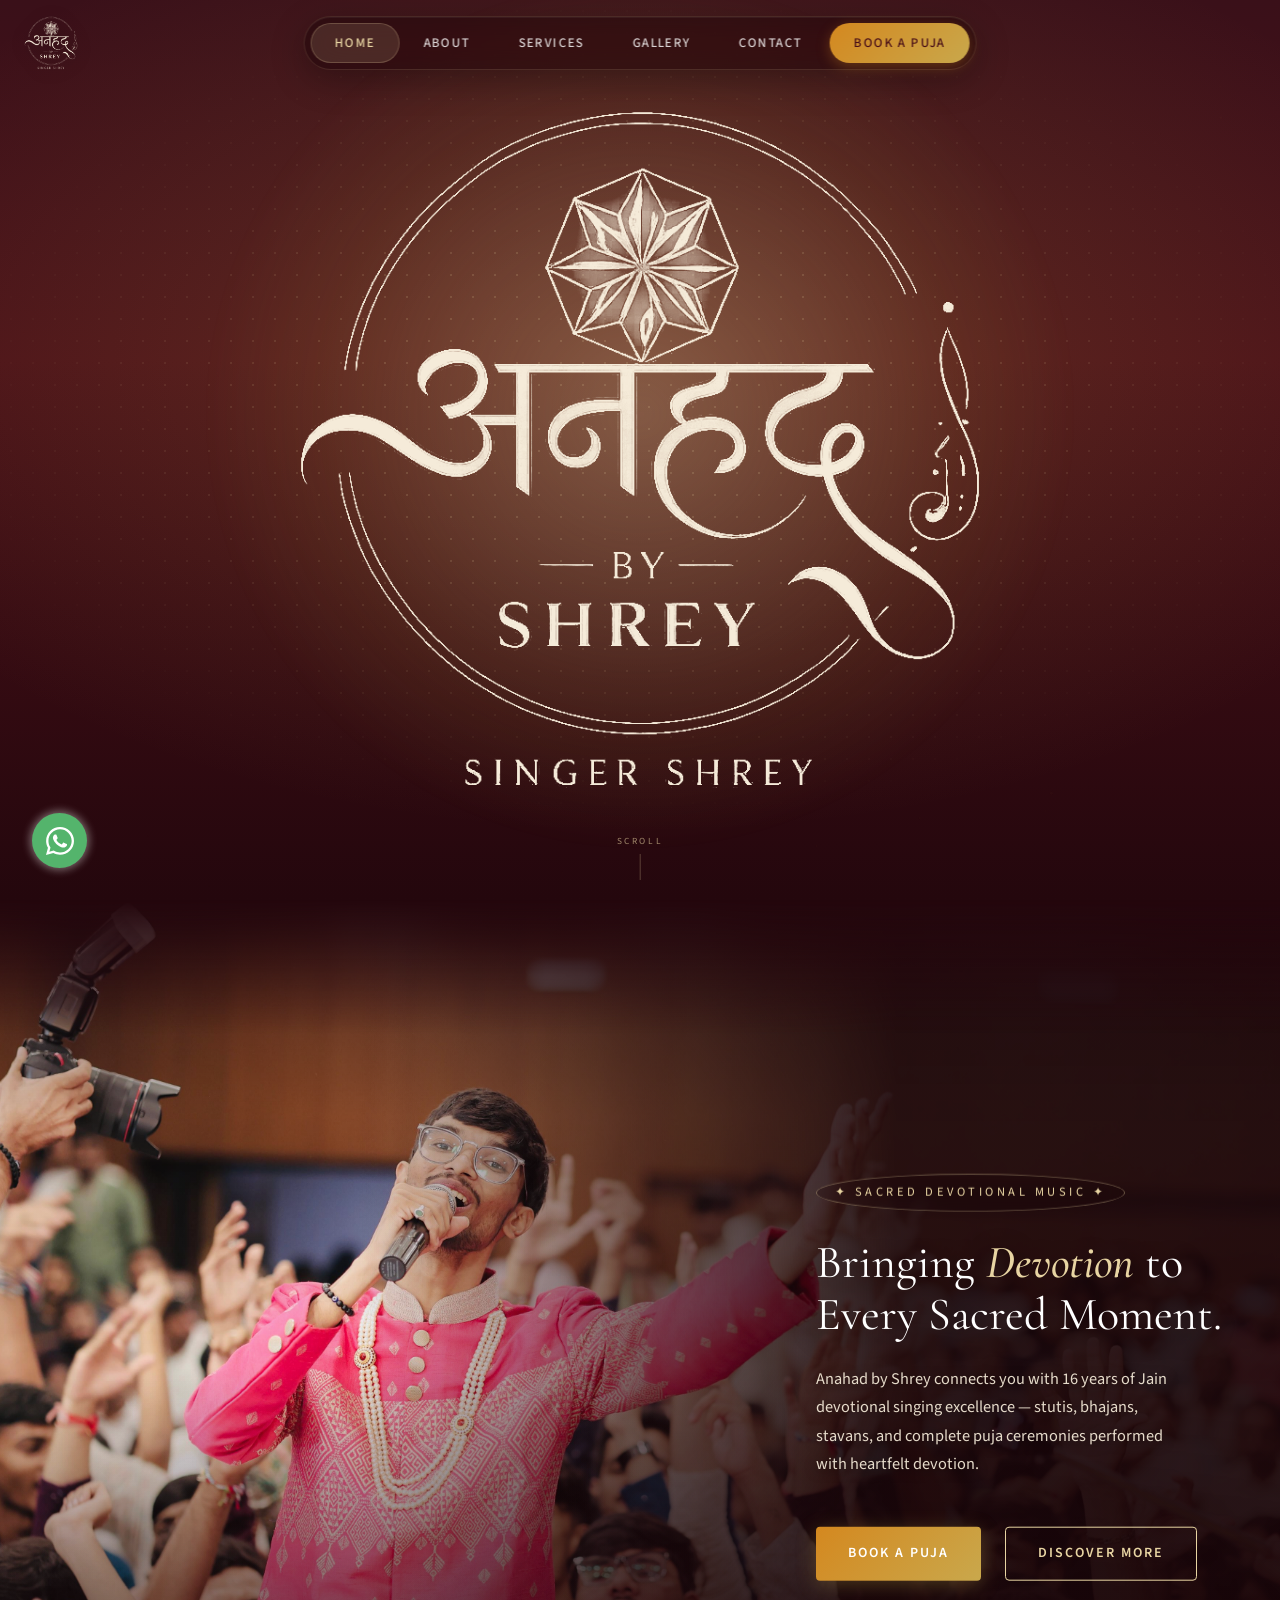
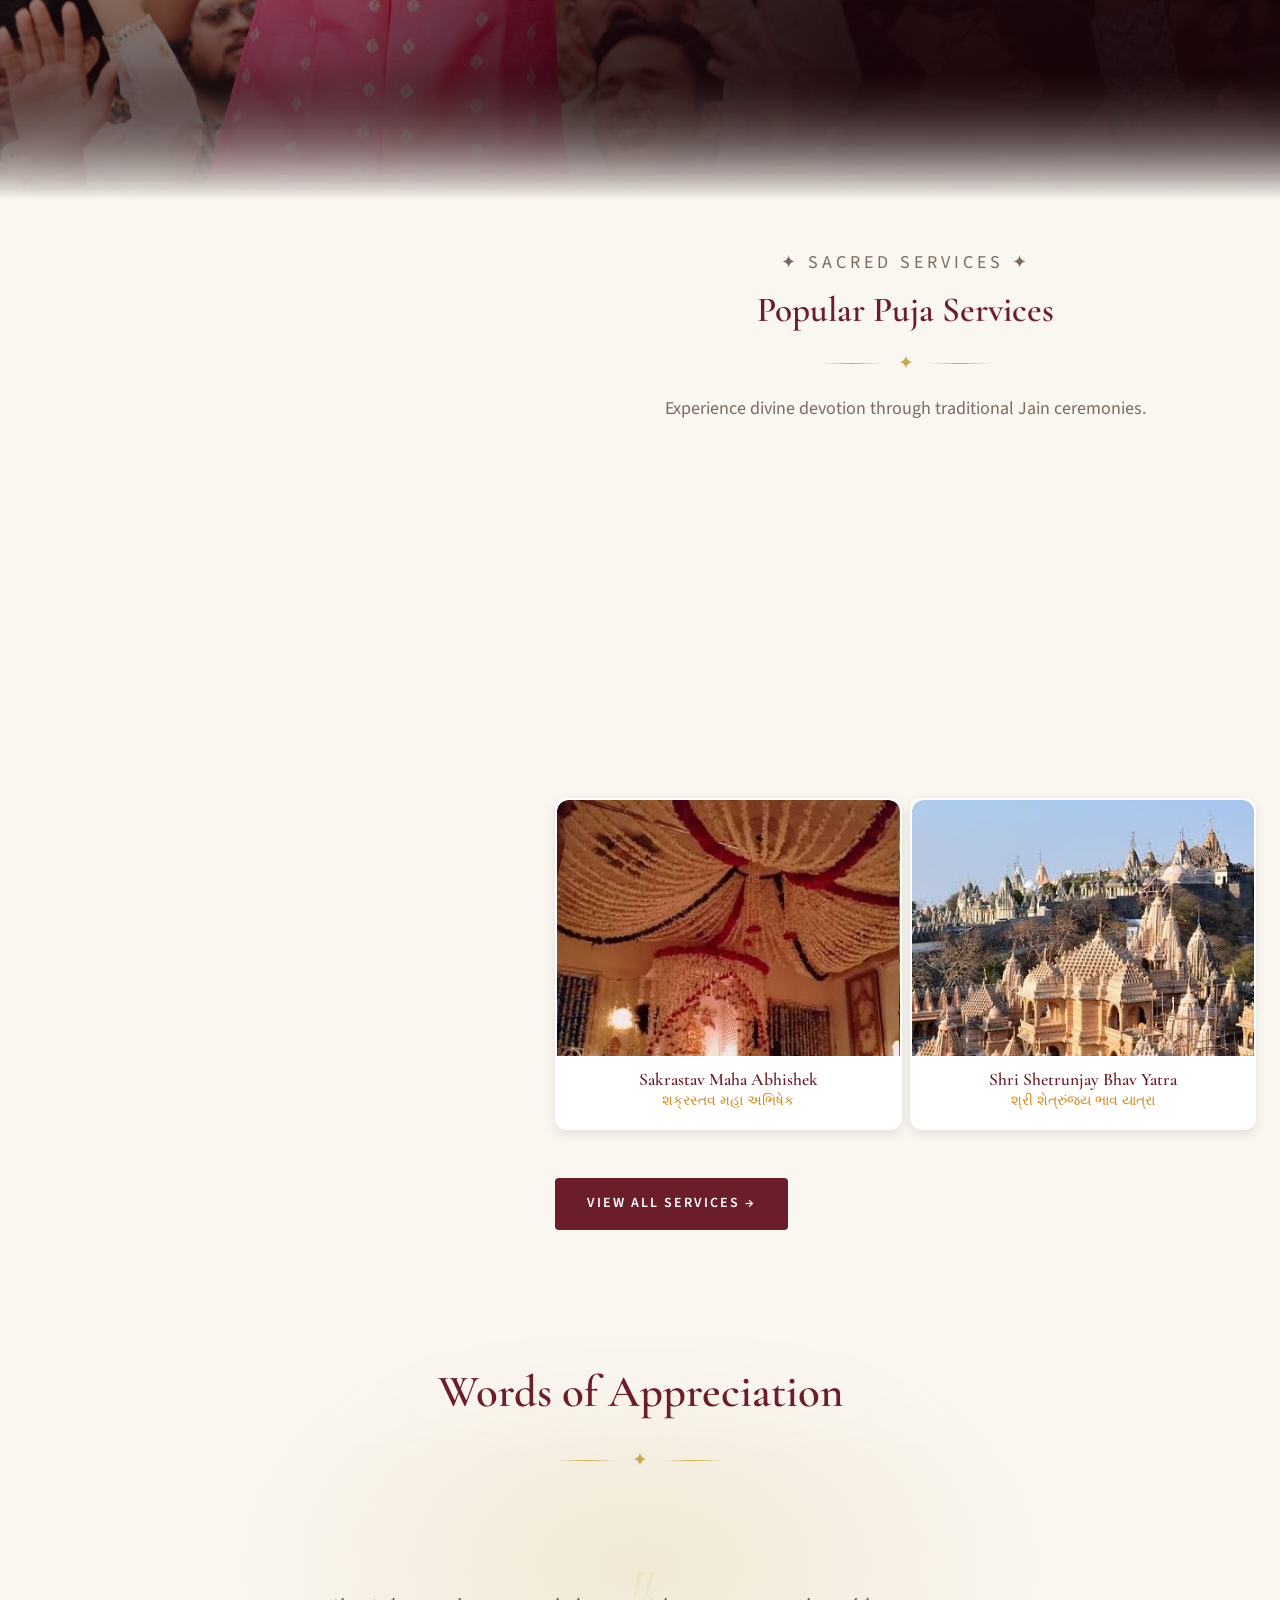
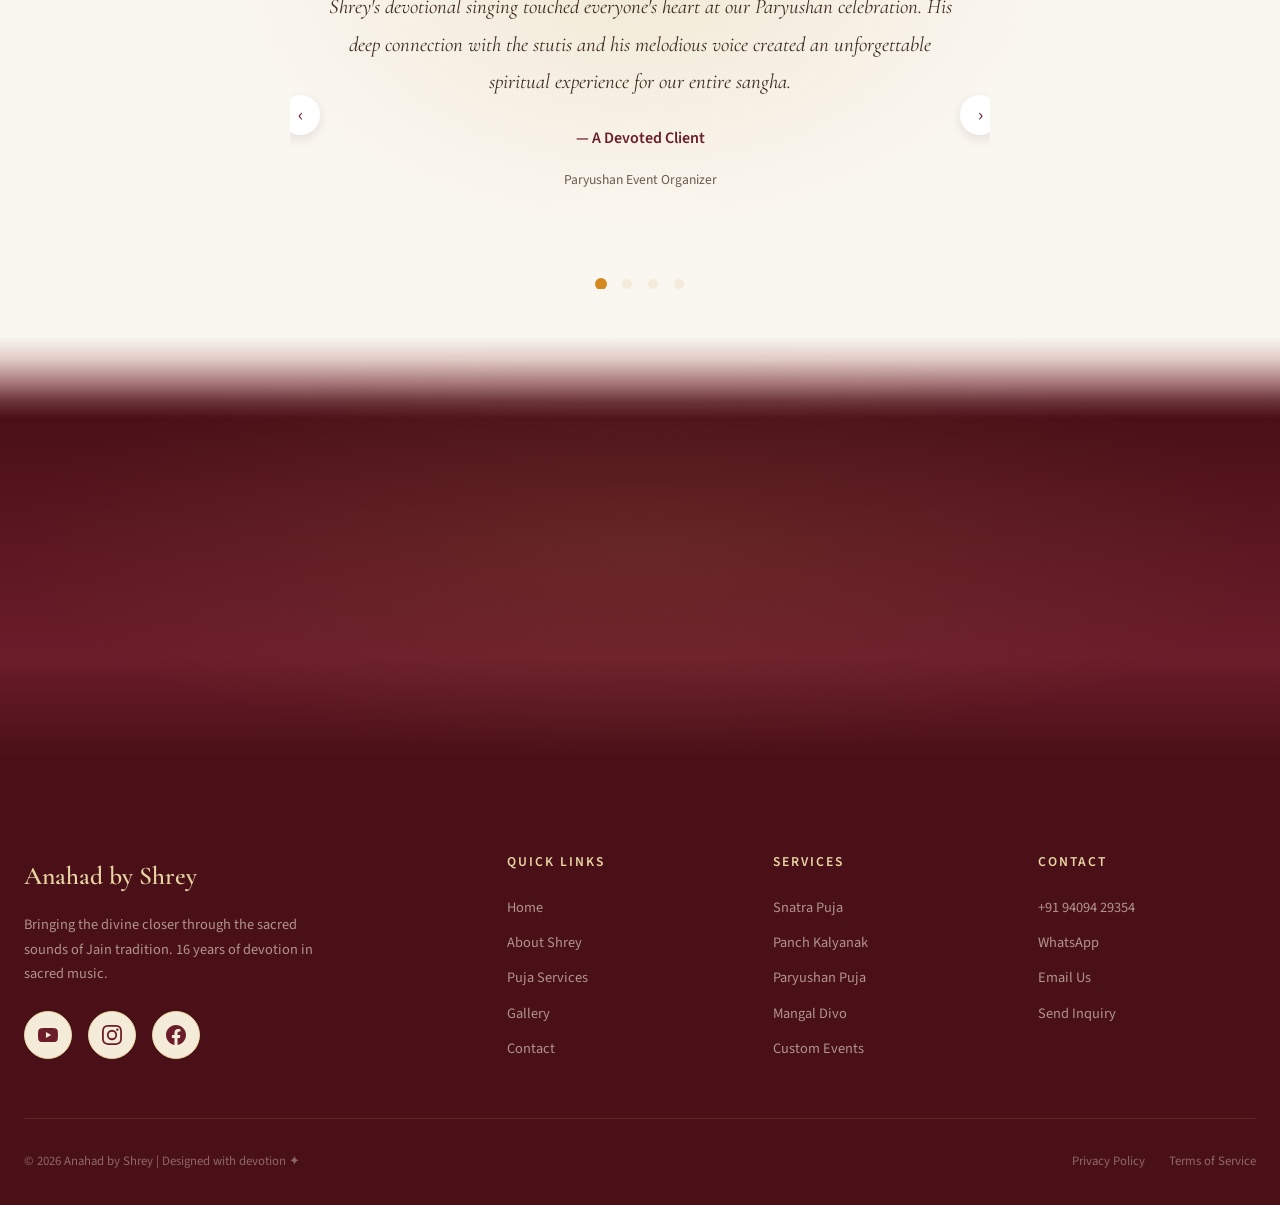
<file: index.html>
<!DOCTYPE html>
<html lang="en">
<head>
  <meta charset="UTF-8">
  <meta name="viewport" content="width=device-width, initial-scale=1.0">
  <title>Anahad by Shrey — 16 Years of Devotion in Jain Singing</title>
  <meta name="description" content="Anahad by Shrey — Professional Jain devotional singer with 16 years of experience in Jain stutis, puja vidhi singing, bhajans, stavans, and paryushan events. Book Shrey for your sacred occasion.">
  <meta name="keywords" content="Jain singer, Jain puja, devotional singing, bhajan, stuti, stavan, paryushan, snatra puja, Jain music, Anahad by Shrey">
  <meta name="author" content="Anahad by Shrey">
  <meta property="og:title" content="Anahad by Shrey — Jain Devotional Singer">
  <meta property="og:description" content="Professional Jain devotional singer with 16 years of experience. Book for pujas, bhajans, and ceremonies.">
  <meta property="og:type" content="website">
  <meta property="og:image" content="https://www.anahadbyshrey.com/assets/images/shrey_bg.jpeg">
  <meta property="og:url" content="https://www.anahadbyshrey.com/">
  <meta name="twitter:card" content="summary_large_image">
  <meta name="twitter:title" content="Anahad by Shrey — Jain Devotional Singer">
  <meta name="twitter:description" content="Professional Jain devotional singer with 16 years of experience. Book for pujas, bhajans, and ceremonies.">
  <meta name="twitter:image" content="https://www.anahadbyshrey.com/assets/images/shrey_bg.jpeg">
  <link rel="canonical" href="https://www.anahadbyshrey.com/">
  <link rel="stylesheet" href="css/styles.css">
  <link rel="icon" href="data:image/svg+xml,<svg xmlns='http://www.w3.org/2000/svg' viewBox='0 0 100 100'><rect width='100' height='100' rx='22' fill='%23470E17'/><path d='M50 16 58 42 84 50 58 58 50 84 42 58 16 50 42 42Z' fill='%23E8D5A3'/></svg>">
  <!-- Both hero beats are above the fold. -->
  <link rel="preload" as="image" href="images/logo-mark.png">
  <link rel="preload" as="image" href="images/hero-image.jpeg">
</head>
<body>

  <!-- NAVIGATION -->
  <div class="nav-overlay" id="navOverlay"></div>
  <!-- The bar is transparent everywhere and static. main.js decides its ink
       from whatever section is behind it (see NAV_DARK_ZONES). -->
  <nav class="navbar" id="navbar">
    <div class="container navbar__inner">
      <a href="index.html" class="navbar__logo" aria-label="Anahad by Shrey — home">
        <img src="images/logo-mark.png" alt="Anahad by Shrey" class="navbar__logo-mark" width="750" height="747">
      </a>
      <div class="navbar__links" id="navLinks">
        <a href="index.html" class="active">Home</a>
        <a href="about.html">About</a>
        <a href="services.html">Services</a>
        <a href="gallery.html">Gallery</a>
        <a href="contact.html">Contact</a>
        <a href="services.html" class="navbar__cta">Book a Puja</a>
      </div>
      <button class="navbar__hamburger" id="hamburger" aria-label="Toggle menu" aria-expanded="false" aria-controls="navLinks">
        <span></span>
        <span></span>
        <span></span>
      </button>
    </div>
  </nav>


  <!-- HERO BEAT 1 — the mark holds the frame, blooms once, and dissolves on
       the way out. Never pinned; see js/hero-story.js. -->
  <section class="hero-mark" id="heroMark" aria-label="Anahad by Shrey">
    <div class="hero-mark__backdrop" aria-hidden="true"></div>
    <div class="hero-mark__aura" id="heroMarkAura" aria-hidden="true"></div>
    <div class="hero-mark__particles" id="heroMarkParticles" aria-hidden="true"></div>

    <div class="hero-mark__stack" id="heroMarkStack">
      <img src="images/logo-mark.png" alt="Anahad by Shrey" class="hero-mark__logo" id="heroMarkLogo"
           width="750" height="747" fetchpriority="high">
    </div>

    <div class="hero-mark__cue" id="heroMarkCue" aria-hidden="true">
      <span>Scroll</span>
      <div class="hero-mark__cue-line"></div>
    </div>

    <!-- Sinks the mark's aura and backdrop to the exact colour #heroStage
         starts on, so the boundary between the two sections cannot be seen as
         the stage scrolls up. Sits above the aura, so the mark dissolves into
         it on the way out. -->
    <div class="hero-mark__foot" aria-hidden="true"></div>
  </section>

  <!-- HERO BEAT 2 — the photograph. Decorative layers are aria-hidden; the
       real content (h1, tagline, CTAs) is always in the DOM so screen readers
       and no-motion users get it directly. -->
  <section class="hero-stage" id="heroStage" aria-label="Anahad by Shrey — performance">
    <div class="hero-stage__backdrop" aria-hidden="true"></div>

    <div class="hero-stage__frame" id="heroFrame" aria-hidden="true">
      <img src="images/hero-image.jpeg" alt="" class="hero-stage__photo" id="heroPhoto"
           width="4160" height="2773" fetchpriority="high">
      <div class="hero-stage__vignette"></div>
      <div class="hero-stage__scrim" id="heroScrim"></div>
    </div>

    <div class="hero-stage__copy" id="heroCopy">
      <p class="hero-stage__pretitle" id="heroPretitle">✦ Sacred Devotional Music ✦</p>
      <h1 class="hero-stage__title" id="heroTitle">Bringing <em>Devotion</em> to Every Sacred Moment.</h1>
      <p class="hero-stage__tagline" id="heroTagline">
        Anahad by Shrey connects you with 16 years of Jain devotional singing excellence — stutis, bhajans, stavans, and complete puja ceremonies performed with heartfelt devotion.
      </p>
      <div class="hero-stage__buttons" id="heroButtons">
        <a href="services.html" class="btn btn--primary">Book a Puja</a>
        <a href="about.html" class="btn btn--outline">Discover More</a>
      </div>
    </div>
  </section>

  <!-- INTRO AND SERVICES SECTION -->
  <section class="section section--cream" id="intro">
    <div class="container">
      <div class="about__grid">
        <!-- LEFT: Photo -->
        <div class="about__image-wrapper reveal reveal--left" id="introImageWrapper">
          <div style="border-radius: var(--radius-lg); overflow: hidden; box-shadow: var(--shadow-xl); border: 2px solid var(--gold-light);" id="introImageFrame">
            <img src="assets/images/shrey_pic_1.jpeg"
                 srcset="assets/images/shrey_pic_1.jpeg 320w, assets/images/shrey_pic_1.jpeg 640w, assets/images/shrey_pic_1.jpeg 1280w"
                 sizes="(max-width: 768px) 100vw, 50vw"
                 alt="Shrey singing devotional stutis"
                 style="width: 100%; aspect-ratio: 3 / 4; object-fit: cover; display: block;"
                 loading="lazy"
                 id="introPhoto">
          </div>
        </div>

        <!-- RIGHT: Popular Puja Services -->
        <div class="reveal reveal--right">
          <div class="section-header" style="text-align: center; margin-bottom: var(--space-xl); margin-top: 0;">
            <p class="hero__pretitle" style="margin-top: 0;">✦ Sacred Services ✦</p>
            <h2 id="introHeading" style="font-size: 2.2rem; margin-top: 10px;">Popular Puja Services</h2>
            <div class="ornament" style="justify-content: center; margin: 15px 0;">
              <span class="ornament__icon">✦</span>
            </div>
            <p>Experience divine devotion through traditional Jain ceremonies.</p>
          </div>
          
          <div class="puja-grid stagger-children" id="featuredPujas" style="grid-template-columns: repeat(2, 1fr); gap: var(--space-sm);">
            <!-- Loaded dynamically -->
          </div>
          
          <div style="margin-top: var(--space-2xl);">
            <a href="services.html" class="btn btn--maroon">View All Services →</a>
          </div>
        </div>
      </div>
    </div>
  </section>


  <!-- CEREMONY EXPLORER — "Choose Your Journey" — temporarily removed at the
       owner's request on 2026-08-06; it is being reworked and will come back.
       Its CSS (.ceremony-* in css/styles.css) and the scroll-peel effect that
       drove its cards (js/main.js, .js-peel-holder + #scrollPeelOverlay below)
       are all deliberately left in place. The markup is in commit f38860d. -->

  <!-- TESTIMONIALS -->
  <section class="section" id="testimonials">
    <div class="testimonial-stage-glow" id="testimonialStageGlow" aria-hidden="true"></div>
    <div class="container">
      <div class="section-header reveal">
        <h2>Words of Appreciation</h2>
        <div class="ornament">
          <span class="ornament__icon">✦</span>
        </div>
      </div>
      <div class="testimonial-carousel" id="testimonialCarousel">
        <button class="carousel-btn carousel-btn--prev" id="testimonialPrev">‹</button>
        <button class="carousel-btn carousel-btn--next" id="testimonialNext">›</button>
        <div class="testimonial-track" id="testimonialTrack">
          <div class="testimonial">
            <p class="testimonial__quote">
              Shrey's devotional singing touched everyone's heart at our Paryushan celebration. 
              His deep connection with the stutis and his melodious voice created an unforgettable 
              spiritual experience for our entire sangha.
            </p>
            <p class="testimonial__author">— A Devoted Client</p>
            <p class="testimonial__role">Paryushan Event Organizer</p>
          </div>
          <div class="testimonial">
            <p class="testimonial__quote">
              We have been inviting Shrey for our temple's Snatra Puja for the past several years. 
              His knowledge of traditional puja vidhi combined with his soulful voice makes every 
              ceremony truly divine.
            </p>
            <p class="testimonial__author">— Temple Trust Member</p>
            <p class="testimonial__role">Jain Derasar Trust</p>
          </div>
          <div class="testimonial">
            <p class="testimonial__quote">
              The Panch Kalyanak ceremony that Shrey performed for our family was beyond beautiful. 
              His dedication, professionalism, and the emotion he brings to every stuti left everyone 
              in awe. Highly recommended!
            </p>
            <p class="testimonial__author">— A Grateful Family</p>
            <p class="testimonial__role">Private Puja Ceremony</p>
          </div>
          <div class="testimonial">
            <p class="testimonial__quote">
              Shrey has been the voice of our Navpad Oli celebrations year after year. 
              His commitment to preserving the authenticity of Jain devotional music while 
              keeping the audience engaged is truly remarkable.
            </p>
            <p class="testimonial__author">— Jain Community Leader</p>
            <p class="testimonial__role">Navpad Oli Celebration</p>
          </div>
        </div>
        <div class="carousel-controls" id="testimonialDots"></div>
      </div>
    </div>
  </section>


  <!-- CTA BANNER -->
  <section class="cta-banner" id="ctaBanner">
    <div class="cta-banner__particles" id="ctaParticles" aria-hidden="true"></div>
    <div class="container">
      <div class="cta-banner__content reveal">
        <h2 id="ctaHeading">Ready to Create a <span>Sacred Experience</span>?</h2>
        <p>Book Shrey for your next Jain ceremony, puja, or devotional event and experience the divine through music.</p>
        <a href="services.html" class="btn btn--primary btn--glass">Explore Services</a>
        <a href="contact.html" class="btn btn--outline btn--glass">Get In Touch</a>
      </div>
    </div>
  </section>


  <!-- FOOTER -->
  <footer class="footer footer--full">
    <div class="container">
      <div class="footer__grid">
        <div class="footer__brand">
          <span class="footer__brand-name">Anahad by Shrey</span>
          <p>Bringing the divine closer through the sacred sounds of Jain tradition. 16 years of devotion in sacred music.</p>
          <div class="contact__social" style="margin-top: var(--space-lg);">
            <a href="https://youtube.com/@shahshrey_?feature=shared" target="_blank" rel="noopener" class="social-link" aria-label="YouTube">
              <svg width="20" height="20" viewBox="0 0 24 24" fill="currentColor"><path d="M23.498 6.186a3.016 3.016 0 0 0-2.122-2.136C19.505 3.545 12 3.545 12 3.545s-7.505 0-9.377.505A3.017 3.017 0 0 0 .502 6.186C0 8.07 0 12 0 12s0 3.93.502 5.814a3.016 3.016 0 0 0 2.122 2.136c1.871.505 9.376.505 9.376.505s7.505 0 9.377-.505a3.015 3.015 0 0 0 2.122-2.136C24 15.93 24 12 24 12s0-3.93-.502-5.814zM9.545 15.568V8.432L15.818 12l-6.273 3.568z"/></svg>
            </a>
            <a href="https://www.instagram.com/singershrey_?igsh=OHJnOXkwd3ZuYmd5" target="_blank" rel="noopener" class="social-link" aria-label="Instagram">
              <svg width="20" height="20" viewBox="0 0 24 24" fill="currentColor"><path d="M12 2.163c3.204 0 3.584.012 4.85.07 3.252.148 4.771 1.691 4.919 4.919.058 1.265.069 1.645.069 4.849 0 3.205-.012 3.584-.069 4.849-.149 3.225-1.664 4.771-4.919 4.919-1.266.058-1.644.07-4.85.07-3.204 0-3.584-.012-4.849-.07-3.26-.149-4.771-1.699-4.919-4.92-.058-1.265-.07-1.644-.07-4.849 0-3.204.013-3.583.07-4.849.149-3.227 1.664-4.771 4.919-4.919 1.266-.057 1.645-.069 4.849-.069zM12 0C8.741 0 8.333.014 7.053.072 2.695.272.273 2.69.073 7.052.014 8.333 0 8.741 0 12c0 3.259.014 3.668.072 4.948.2 4.358 2.618 6.78 6.98 6.98C8.333 23.986 8.741 24 12 24c3.259 0 3.668-.014 4.948-.072 4.354-.2 6.782-2.618 6.979-6.98.059-1.28.073-1.689.073-4.948 0-3.259-.014-3.667-.072-4.947-.196-4.354-2.617-6.78-6.979-6.98C15.668.014 15.259 0 12 0zm0 5.838a6.162 6.162 0 1 0 0 12.324 6.162 6.162 0 0 0 0-12.324zM12 16a4 4 0 1 1 0-8 4 4 0 0 1 0 8zm6.406-11.845a1.44 1.44 0 1 0 0 2.881 1.44 1.44 0 0 0 0-2.881z"/></svg>
            </a>
            <a href="https://www.facebook.com/shahshrey19" target="_blank" rel="noopener" class="social-link" aria-label="Facebook">
              <svg width="20" height="20" viewBox="0 0 24 24" fill="currentColor"><path d="M24 12.073c0-6.627-5.373-12-12-12s-12 5.373-12 12c0 5.99 4.388 10.954 10.125 11.854v-8.385H7.078v-3.47h3.047V9.43c0-3.007 1.792-4.669 4.533-4.669 1.312 0 2.686.235 2.686.235v2.953H15.83c-1.491 0-1.956.925-1.956 1.874v2.25h3.328l-.532 3.47h-2.796v8.385C19.612 23.027 24 18.062 24 12.073z"/></svg>
            </a>
          </div>
        </div>
        <div class="footer__col">
          <h4>Quick Links</h4>
          <ul>
            <li><a href="index.html">Home</a></li>
            <li><a href="about.html">About Shrey</a></li>
            <li><a href="services.html">Puja Services</a></li>
            <li><a href="gallery.html">Gallery</a></li>
            <li><a href="contact.html">Contact</a></li>
          </ul>
        </div>
        <div class="footer__col">
          <h4>Services</h4>
          <ul>
            <li><a href="services.html">Snatra Puja</a></li>
            <li><a href="services.html">Panch Kalyanak</a></li>
            <li><a href="services.html">Paryushan Puja</a></li>
            <li><a href="services.html">Mangal Divo</a></li>
            <li><a href="services.html">Custom Events</a></li>
          </ul>
        </div>
        <div class="footer__col">
          <h4>Contact</h4>
          <ul>
            <li><a href="tel:+919409429354">+91 94094 29354</a></li>
            <li><a href="https://wa.me/919409429354?text=Namaste%20Shrey%2C%20I%20would%20like%20to%20inquire%20about%20booking%20your%20devotional%20singing%20services%20for%20a%20puja%2Fevent.%20Could%20you%20please%20provide%20more%20details%3F%20Thank%20you%21" target="_blank">WhatsApp</a></li>
            <li><a href="mailto:info@anahad.com">Email Us</a></li>
            <li><a href="contact.html">Send Inquiry</a></li>
          </ul>
        </div>
      </div>
      <div class="footer__bottom">
        <p>© <span class="footer__year">2024</span> Anahad by Shrey | Designed with devotion ✦</p>
        <div class="footer__bottom-links">
          <a href="privacy.html">Privacy Policy</a>
          <a href="terms.html">Terms of Service</a>
        </div>
      </div>
    </div>
  </footer>


  <div class="scroll-peel-overlay" id="scrollPeelOverlay" aria-hidden="true">
    <div class="scroll-peel-overlay__shadow"></div>
    <div class="scroll-peel-overlay__base"></div>
    <div class="scroll-peel-overlay__highlight"></div>
  </div>

  <!-- Scripts -->
  <script src="js/vendor/lenis.min.js"></script>
  <script src="js/vendor/gsap.min.js"></script>
  <script src="js/vendor/scrolltrigger.min.js"></script>
  <script src="js/smooth-scroll.js"></script>
  <script src="js/motion/reveal-utils.js"></script>
  <script src="js/motion/particles.js"></script>
  <script src="js/icons.js"></script>
  <script src="js/main.js"></script>
  <script src="js/hero-story.js"></script>
  <script src="js/section-motion.js"></script>
  <script>
    // Load 3 featured pujas on homepage
    document.addEventListener('DOMContentLoaded', async () => {
      try {
        const response = await fetch('data/pujas.json');
        const pujas = await response.json();
        const featured = pujas.slice(0, 4);
        const grid = document.getElementById('featuredPujas');
        if (!grid) return;
        grid.innerHTML = featured.map((puja, i) => {
          let imageContent = '';
          let dotsContent = '';
          
          if (puja.previewImages && puja.previewImages.length > 0) {
            const slides = puja.previewImages.map(img => `<div class="puja-card__slide"><img src="${img}" alt="${puja.name}" loading="lazy"></div>`).join('');
            imageContent = `<div class="puja-card__slider-track">${slides}</div>`;
            if (puja.previewImages.length > 1) {
              const dots = puja.previewImages.map((_, i) => `<span class="puja-card__dot ${i === 0 ? 'active' : ''}"></span>`).join('');
              dotsContent = `<div class="puja-card__dots">${dots}</div>`;
            }
          } else if (puja.image) {
            imageContent = `<div class="puja-card__slider-track"><div class="puja-card__slide"><img src="${puja.image}" alt="${puja.name}" loading="lazy"></div></div>`;
          } else {
            imageContent = `<div class="puja-card__placeholder"><span class="puja-card__placeholder-icon icon-glyph" data-icon="lotus"></span><span class="puja-card__placeholder-text">Add Image</span></div>`;
          }

          return `
          <a href="services.html" class="puja-card reveal" style="--stagger-index: ${i}; text-decoration: none;">
            <div class="puja-card__image-wrapper" style="overflow: hidden; aspect-ratio: 4 / 3;" onmouseenter="startHoverSlider(this)" onmouseleave="stopHoverSlider(this)">
              ${imageContent}
              ${dotsContent}
            </div>
            <div class="puja-card__content" style="padding: 0.8rem 0.5rem; text-align: center;">
              <h3 class="puja-card__name" style="margin-bottom: 2px; font-size: 1.1rem;">${puja.name}</h3>
              <span class="puja-card__name-gujarati" style="margin-bottom: 0; font-size: 0.85rem;">${puja.nameGujarati}</span>
            </div>
          </a>
          `;
        }).join('');
        // Cards land after icons.js's own pass, so fill their placeholders.
        if (window.Icons) Icons.hydrate(grid);
        // Re-observe reveals
        grid.querySelectorAll('.reveal').forEach(el => {
          const obs = new IntersectionObserver((entries) => {
            entries.forEach(e => { if (e.isIntersecting) { e.target.classList.add('visible'); obs.unobserve(e.target); }});
          }, { rootMargin: '0px 0px -50px 0px', threshold: 0.1});
          obs.observe(el);
        });
      } catch(e) { console.error('Error loading featured pujas:', e); }
    });
  </script>

  <!-- Floating Action Buttons -->
  <a href="https://wa.me/919409429354?text=Namaste%20Shrey%2C%20I%20would%20like%20to%20inquire%20about%20booking%20your%20devotional%20singing%20services%20for%20a%20puja%2Fevent.%20Could%20you%20please%20provide%20more%20details%3F%20Thank%20you%21" target="_blank" class="float-whatsapp" aria-label="Chat with Shrey on WhatsApp">
    <svg viewBox="0 0 448 512">
      <path d="M380.9 97.1C339 55.1 283.2 32 223.9 32c-122.4 0-222 99.6-222 222 0 39.1 10.2 77.3 29.6 111L0 480l117.7-30.9c32.4 17.7 68.9 27 106.1 27h.1c122.3 0 224.1-99.6 224.1-222 0-59.3-25.2-115-67.1-157zm-157 341.6c-33.2 0-65.7-8.9-94-25.7l-6.7-4-69.8 18.3L72 359.2l-4.4-7c-18.5-29.4-28.2-63.3-28.2-98.2 0-101.7 82.8-184.5 184.6-184.5 49.3 0 95.6 19.2 130.4 54.1 34.8 34.9 56.2 81.2 56.1 130.5 0 101.8-84.9 184.6-186.6 184.6zm101.2-138.2c-5.5-2.8-32.8-16.2-37.9-18-5.1-1.9-8.8-2.8-12.5 2.8-3.7 5.6-14.3 18-17.6 21.8-3.2 3.7-6.5 4.2-12 1.4-32.6-16.3-54-29.1-75.5-66-5.7-9.8 5.7-9.1 16.3-30.3 1.8-3.7.9-6.9-.5-9.7-1.4-2.8-12.5-30.1-17.1-41.2-4.5-10.8-9.1-9.3-12.5-9.5-3.2-.2-6.9-.2-10.6-.2-3.7 0-9.7 1.4-14.8 6.9-5.1 5.6-19.4 19-19.4 46.3 0 27.3 19.9 53.7 22.6 57.4 2.8 3.7 39.1 59.7 94.8 83.8 35.2 15.2 49 16.5 66.6 13.9 10.7-1.6 32.8-13.4 37.4-26.4 4.6-13 4.6-24.1 3.2-26.4-1.3-2.5-5-3.9-10.5-6.6z" fill="currentColor"/>
    </svg>
  </a>
  <button class="float-scrollup" id="scrollTopBtn" aria-label="Scroll to top" onclick="window.scrollTo({top: 0, behavior: 'smooth'});">
    <svg viewBox="0 0 24 24"><path d="M18 15l-6-6-6 6"/></svg>
  </button>

</body>
</html>
</file>
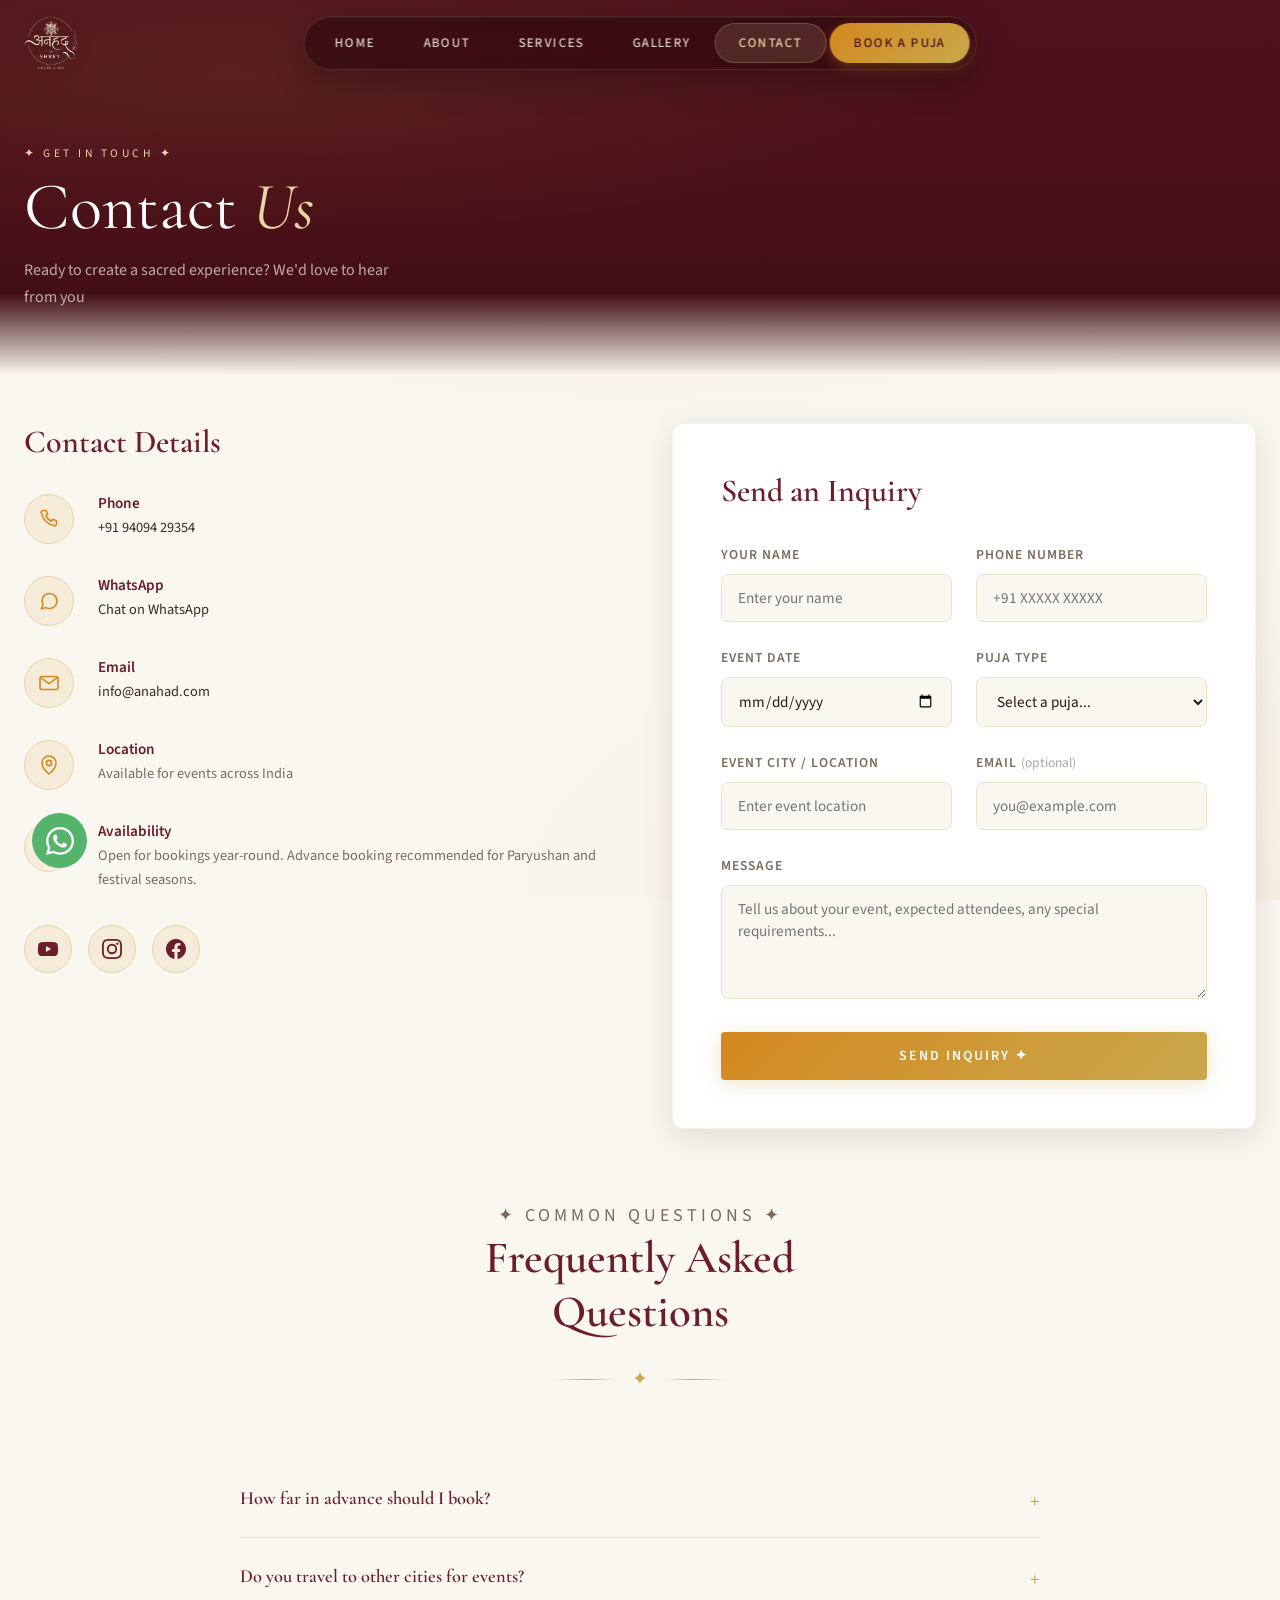
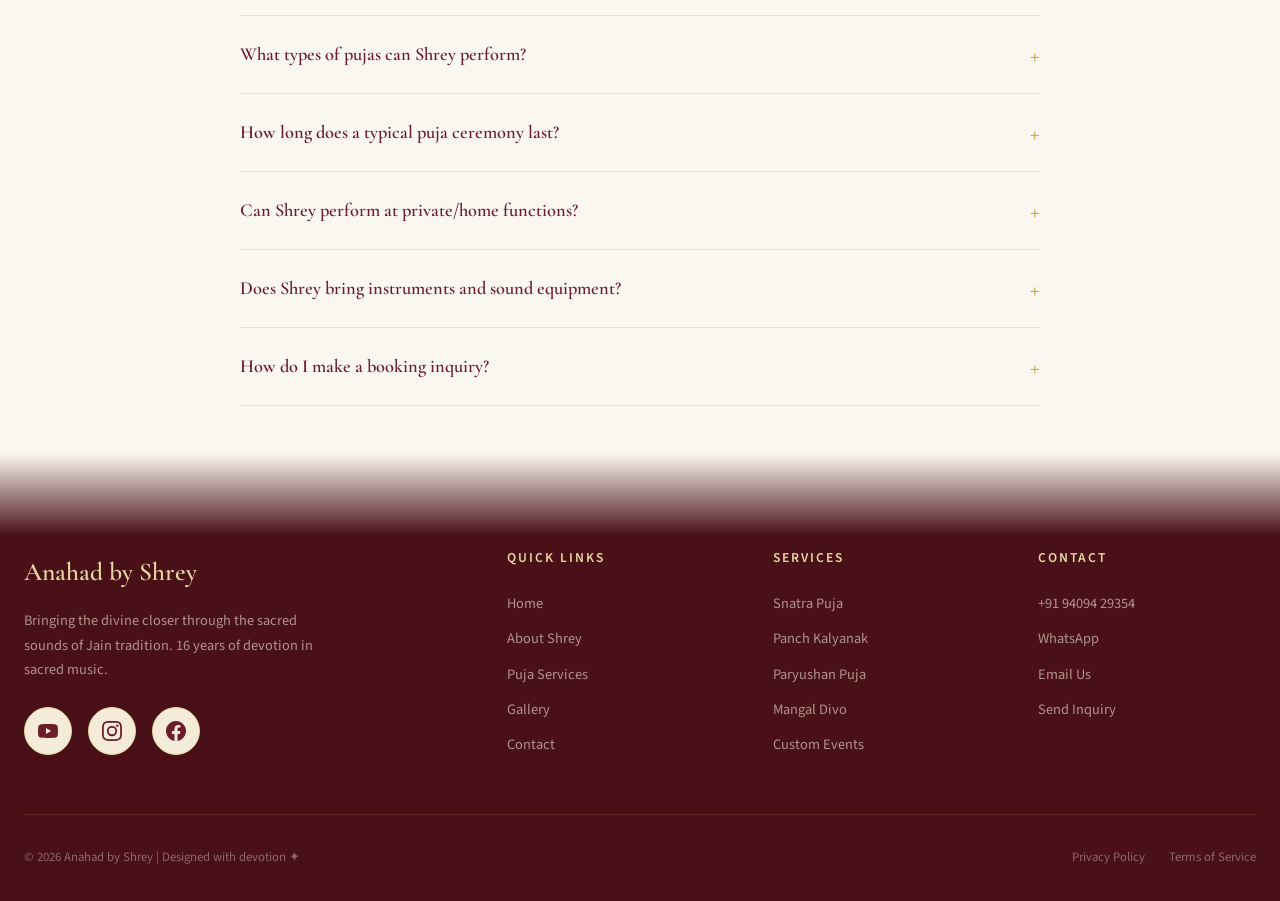
<file: contact.html>
<!DOCTYPE html>
<html lang="en">
<head>
  <meta charset="UTF-8">
  <meta name="viewport" content="width=device-width, initial-scale=1.0">
  <title>Contact — Anahad by Shrey | Book Jain Devotional Singer</title>
  <meta name="description" content="Get in touch with Shrey for booking inquiries, puja ceremonies, and devotional events. Available via phone, WhatsApp, and email.">
  <meta property="og:title" content="Contact — Anahad by Shrey">
  <meta property="og:description" content="Get in touch with Shrey for booking inquiries, puja ceremonies, and devotional events.">
  <meta property="og:type" content="website">
  <meta property="og:image" content="https://www.anahadbyshrey.com/assets/images/shrey_bg.jpeg">
  <meta property="og:url" content="https://www.anahadbyshrey.com/contact.html">
  <meta name="twitter:card" content="summary_large_image">
  <meta name="twitter:image" content="https://www.anahadbyshrey.com/assets/images/shrey_bg.jpeg">
  <link rel="canonical" href="https://www.anahadbyshrey.com/contact.html">
  <link rel="stylesheet" href="css/styles.css">
  <link rel="icon" href="data:image/svg+xml,<svg xmlns='http://www.w3.org/2000/svg' viewBox='0 0 100 100'><rect width='100' height='100' rx='22' fill='%23470E17'/><path d='M50 16 58 42 84 50 58 58 50 84 42 58 16 50 42 42Z' fill='%23E8D5A3'/></svg>">
</head>
<body>

  <!-- NAVIGATION -->
  <div class="nav-overlay" id="navOverlay"></div>
  <nav class="navbar" id="navbar">
    <div class="container navbar__inner">
      <a href="index.html" class="navbar__logo" aria-label="Anahad by Shrey — home">
        <img src="images/logo-mark.png" alt="Anahad by Shrey" class="navbar__logo-mark" width="750" height="747">
      </a>
      <div class="navbar__links" id="navLinks">
        <a href="index.html">Home</a>
        <a href="about.html">About</a>
        <a href="services.html">Services</a>
        <a href="gallery.html">Gallery</a>
        <a href="contact.html" class="active">Contact</a>
        <a href="services.html" class="navbar__cta">Book a Puja</a>
      </div>
      <button class="navbar__hamburger" id="hamburger" aria-label="Toggle menu" aria-expanded="false" aria-controls="navLinks">
        <span></span>
        <span></span>
        <span></span>
      </button>
    </div>
  </nav>

  <!-- PAGE HEADER -->
  <header class="page-header">
    <div class="container page-header__content">
      <p class="page-header__pretitle">✦ Get In Touch ✦</p>
      <h1>Contact <span>Us</span></h1>
      <div class="ornament"><span class="ornament__icon">✦</span></div>
      <p class="page-header__subtitle">Ready to create a sacred experience? We'd love to hear from you</p>
    </div>
  </header>


  <!-- CONTACT SECTION -->
  <section class="section section--cream">
    <div class="container">
      <div class="contact__grid">
        <!-- Contact Info -->
        <div class="contact__info reveal reveal--left">
          <h3>Contact Details</h3>
          
          <div class="contact__item">
            <div class="contact__item-icon"><span class="icon-glyph" data-icon="phone"></span></div>
            <div class="contact__item-text">
              <h4>Phone</h4>
              <p><a href="tel:+919409429354">+91 94094 29354</a></p>
            </div>
          </div>

          <div class="contact__item">
            <div class="contact__item-icon"><span class="icon-glyph" data-icon="chat"></span></div>
            <div class="contact__item-text">
              <h4>WhatsApp</h4>
              <p><a href="https://wa.me/919409429354?text=Namaste%20Shrey%2C%20I%20would%20like%20to%20inquire%20about%20booking%20your%20devotional%20singing%20services%20for%20a%20puja%2Fevent.%20Could%20you%20please%20provide%20more%20details%3F%20Thank%20you%21" target="_blank" rel="noopener">Chat on WhatsApp</a></p>
            </div>
          </div>

          <div class="contact__item">
            <div class="contact__item-icon"><span class="icon-glyph" data-icon="mail"></span></div>
            <div class="contact__item-text">
              <h4>Email</h4>
              <p><a href="mailto:info@anahad.com">info@anahad.com</a></p>
            </div>
          </div>

          <div class="contact__item">
            <div class="contact__item-icon"><span class="icon-glyph" data-icon="location"></span></div>
            <div class="contact__item-text">
              <h4>Location</h4>
              <p>Available for events across India</p>
            </div>
          </div>

          <div class="contact__item">
            <div class="contact__item-icon"><span class="icon-glyph" data-icon="clock"></span></div>
            <div class="contact__item-text">
              <h4>Availability</h4>
              <p>Open for bookings year-round. Advance booking recommended for Paryushan and festival seasons.</p>
            </div>
          </div>

          <div class="contact__social">
            <a href="https://youtube.com/@shahshrey_?feature=shared" target="_blank" rel="noopener" class="social-link" aria-label="YouTube">
              <svg width="20" height="20" viewBox="0 0 24 24" fill="currentColor"><path d="M23.498 6.186a3.016 3.016 0 0 0-2.122-2.136C19.505 3.545 12 3.545 12 3.545s-7.505 0-9.377.505A3.017 3.017 0 0 0 .502 6.186C0 8.07 0 12 0 12s0 3.93.502 5.814a3.016 3.016 0 0 0 2.122 2.136c1.871.505 9.376.505 9.376.505s7.505 0 9.377-.505a3.015 3.015 0 0 0 2.122-2.136C24 15.93 24 12 24 12s0-3.93-.502-5.814zM9.545 15.568V8.432L15.818 12l-6.273 3.568z"/></svg>
            </a>
            <a href="https://www.instagram.com/singershrey_?igsh=OHJnOXkwd3ZuYmd5" target="_blank" rel="noopener" class="social-link" aria-label="Instagram">
              <svg width="20" height="20" viewBox="0 0 24 24" fill="currentColor"><path d="M12 2.163c3.204 0 3.584.012 4.85.07 3.252.148 4.771 1.691 4.919 4.919.058 1.265.069 1.645.069 4.849 0 3.205-.012 3.584-.069 4.849-.149 3.225-1.664 4.771-4.919 4.919-1.266.058-1.644.07-4.85.07-3.204 0-3.584-.012-4.849-.07-3.26-.149-4.771-1.699-4.919-4.92-.058-1.265-.07-1.644-.07-4.849 0-3.204.013-3.583.07-4.849.149-3.227 1.664-4.771 4.919-4.919 1.266-.057 1.645-.069 4.849-.069zM12 0C8.741 0 8.333.014 7.053.072 2.695.272.273 2.69.073 7.052.014 8.333 0 8.741 0 12c0 3.259.014 3.668.072 4.948.2 4.358 2.618 6.78 6.98 6.98C8.333 23.986 8.741 24 12 24c3.259 0 3.668-.014 4.948-.072 4.354-.2 6.782-2.618 6.979-6.98.059-1.28.073-1.689.073-4.948 0-3.259-.014-3.667-.072-4.947-.196-4.354-2.617-6.78-6.979-6.98C15.668.014 15.259 0 12 0zm0 5.838a6.162 6.162 0 1 0 0 12.324 6.162 6.162 0 0 0 0-12.324zM12 16a4 4 0 1 1 0-8 4 4 0 0 1 0 8zm6.406-11.845a1.44 1.44 0 1 0 0 2.881 1.44 1.44 0 0 0 0-2.881z"/></svg>
            </a>
            <a href="https://www.facebook.com/shahshrey19" target="_blank" rel="noopener" class="social-link" aria-label="Facebook">
              <svg width="20" height="20" viewBox="0 0 24 24" fill="currentColor"><path d="M24 12.073c0-6.627-5.373-12-12-12s-12 5.373-12 12c0 5.99 4.388 10.954 10.125 11.854v-8.385H7.078v-3.47h3.047V9.43c0-3.007 1.792-4.669 4.533-4.669 1.312 0 2.686.235 2.686.235v2.953H15.83c-1.491 0-1.956.925-1.956 1.874v2.25h3.328l-.532 3.47h-2.796v8.385C19.612 23.027 24 18.062 24 12.073z"/></svg>
            </a>
          </div>
        </div>

        <!-- Contact Form -->
        <!-- ┌──────────────────────────────────────────────────────────────┐
             │ ONE THING LEFT TO DO to start receiving inquiries:           │
             │                                                              │
             │ 1. Sign up free at https://formspree.io using the email      │
             │    address the inquiries should arrive at.                   │
             │ 2. Create a new form; Formspree shows you an endpoint like   │
             │    https://formspree.io/f/xdkogqwl — the last part is the ID.│
             │ 3. Replace YOUR_FORMSPREE_ID in the action below with it.    │
             │ 4. Send one test inquiry and confirm the first email (Form-  │
             │    spree asks you to verify the address once).               │
             │                                                              │
             │ Until then js/main.js blocks the submit and points visitors  │
             │ at WhatsApp, so nothing is lost to an unconfigured endpoint. │
             └──────────────────────────────────────────────────────────────┘ -->
        <div class="contact__form reveal reveal--right">
          <h3>Send an Inquiry</h3>
          <form id="contactForm" action="https://formspree.io/f/YOUR_FORMSPREE_ID" method="POST">
            <!-- Subject line of the email Shrey receives. -->
            <input type="hidden" name="_subject" value="New puja inquiry from anahadbyshrey.com">
            <!-- Spam trap: bots fill every field they find, people never see it. -->
            <input type="text" name="_gotcha" tabindex="-1" autocomplete="off" aria-hidden="true"
                   style="position:absolute; left:-9999px; width:1px; height:1px; opacity:0;">
            <div class="form-row">
              <div class="form-group">
                <label for="contactName">Your Name</label>
                <input type="text" id="contactName" name="name" placeholder="Enter your name" required>
              </div>
              <div class="form-group">
                <label for="contactPhone">Phone Number</label>
                <input type="tel" id="contactPhone" name="phone" placeholder="+91 XXXXX XXXXX" required>
              </div>
            </div>
            <div class="form-row">
              <div class="form-group">
                <label for="contactDate">Event Date</label>
                <input type="date" id="contactDate" name="eventDate">
              </div>
              <div class="form-group">
                <label for="contactPuja">Puja Type</label>
                <select id="contactPuja" name="pujaType">
                  <option value="">Select a puja...</option>
                  <option value="Snatra Puja">Snatra Puja</option>
                  <option value="Sattar Bhed Puja">Sattar Bhed Puja</option>
                  <option value="Navpad Oli Puja">Navpad Oli Puja</option>
                  <option value="Shashti Vidhi Puja">Shashti Vidhi Puja</option>
                  <option value="Das Lakshan Puja">Das Lakshan Puja</option>
                  <option value="Panch Kalyanak Puja">Panch Kalyanak Puja</option>
                  <option value="Siddha Chakra Puja">Siddha Chakra Puja</option>
                  <option value="Ashtaprakari Puja">Ashtaprakari Puja</option>
                  <option value="Barsa Puja">Barsa Puja</option>
                  <option value="Mangal Divo / Aarti">Mangal Divo / Aarti</option>
                  <option value="Paryushan Parva Puja">Paryushan Parva Puja</option>
                  <option value="Jinabhishek Puja">Jinabhishek / Abhishek Puja</option>
                  <option value="Other / Custom">Other / Custom</option>
                </select>
              </div>
            </div>
            <div class="form-row">
              <div class="form-group">
                <label for="contactCity">Event City / Location</label>
                <input type="text" id="contactCity" name="city" placeholder="Enter event location">
              </div>
              <div class="form-group">
                <!-- Named "email" so Formspree threads replies straight back to
                     the sender instead of to the form owner. -->
                <label for="contactEmail">Email <span class="form-optional">(optional)</span></label>
                <input type="email" id="contactEmail" name="email" placeholder="you@example.com">
              </div>
            </div>
            <div class="form-group">
              <label for="contactMessage">Message</label>
              <textarea id="contactMessage" name="message" placeholder="Tell us about your event, expected attendees, any special requirements..." rows="4"></textarea>
            </div>
            <p id="contactFormStatus" class="contact-form__status" role="status" aria-live="polite"></p>
            <button type="submit" class="btn btn--primary" style="width: 100%; justify-content: center;">
              Send Inquiry ✦
            </button>
          </form>
        </div>
      </div>
    </div>
  </section>


  <!-- FAQ SECTION -->
  <section class="section">
    <div class="container">
      <div class="section-header reveal">
        <p class="hero__pretitle">✦ Common Questions ✦</p>
        <h2>Frequently Asked<br>Questions</h2>
        <div class="ornament"><span class="ornament__icon">✦</span></div>
      </div>
      <div class="faq-list" id="faqList">
        <div class="faq-item">
          <button class="faq-item__question">
            <span>How far in advance should I book?</span>
            <span class="faq-item__icon">+</span>
          </button>
          <div class="faq-item__answer">
            <p>We recommend booking at least 2-4 weeks in advance for regular ceremonies. For peak seasons like Paryushan Parva, Navpad Oli, and major festivals, booking 1-2 months ahead is advisable to ensure availability.</p>
          </div>
        </div>
        <div class="faq-item">
          <button class="faq-item__question">
            <span>Do you travel to other cities for events?</span>
            <span class="faq-item__icon">+</span>
          </button>
          <div class="faq-item__answer">
            <p>Yes! Shrey is available for events across India. Travel arrangements and accommodation for out-of-city events can be discussed during the booking process. Many temples and families invite Shrey from different states for their ceremonies.</p>
          </div>
        </div>
        <div class="faq-item">
          <button class="faq-item__question">
            <span>What types of pujas can Shrey perform?</span>
            <span class="faq-item__icon">+</span>
          </button>
          <div class="faq-item__answer">
            <p>Shrey specializes in all major Jain puja ceremonies including Snatra Puja, Panch Kalyanak, Sattar Bhed, Shashti Vidhi, Navpad Oli, Paryushan events, Mangal Divo, Jinabhishek, and many more. Custom ceremonies can also be arranged based on your requirements.</p>
          </div>
        </div>
        <div class="faq-item">
          <button class="faq-item__question">
            <span>How long does a typical puja ceremony last?</span>
            <span class="faq-item__icon">+</span>
          </button>
          <div class="faq-item__answer">
            <p>Duration varies by puja type. A Mangal Divo or Aarti is typically 30-45 minutes, while comprehensive pujas like Snatra Puja take 2-3 hours, and grand ceremonies like Panch Kalyanak can be 4-5 hours. Exact timings are discussed during booking.</p>
          </div>
        </div>
        <div class="faq-item">
          <button class="faq-item__question">
            <span>Can Shrey perform at private/home functions?</span>
            <span class="faq-item__icon">+</span>
          </button>
          <div class="faq-item__answer">
            <p>Absolutely! Shrey performs at temples, community halls, private residences, and any appropriate venue. Whether it's an intimate family puja or a large community event, every ceremony receives the same level of devotion and professionalism.</p>
          </div>
        </div>
        <div class="faq-item">
          <button class="faq-item__question">
            <span>Does Shrey bring instruments and sound equipment?</span>
            <span class="faq-item__icon">+</span>
          </button>
          <div class="faq-item__answer">
            <p>Shrey comes with traditional instruments for the ceremony. For larger events, sound equipment arrangements can be discussed separately. Many venues already have their own sound systems which Shrey can work with seamlessly.</p>
          </div>
        </div>
        <div class="faq-item">
          <button class="faq-item__question">
            <span>How do I make a booking inquiry?</span>
            <span class="faq-item__icon">+</span>
          </button>
          <div class="faq-item__answer">
            <p>You can reach out through WhatsApp (fastest response), phone call, or by filling out the inquiry form on this page. Simply share your event date, location, type of puja, and any special requirements, and we'll get back to you promptly.</p>
          </div>
        </div>
      </div>
    </div>
  </section>


  <!-- FOOTER -->
  <footer class="footer footer--full">
    <div class="container">
      <div class="footer__grid">
        <div class="footer__brand">
          <span class="footer__brand-name">Anahad by Shrey</span>
          <p>Bringing the divine closer through the sacred sounds of Jain tradition. 16 years of devotion in sacred music.</p>
          <div class="contact__social" style="margin-top: var(--space-lg);">
            <a href="https://youtube.com/@shahshrey_?feature=shared" target="_blank" rel="noopener" class="social-link" aria-label="YouTube">
              <svg width="20" height="20" viewBox="0 0 24 24" fill="currentColor"><path d="M23.498 6.186a3.016 3.016 0 0 0-2.122-2.136C19.505 3.545 12 3.545 12 3.545s-7.505 0-9.377.505A3.017 3.017 0 0 0 .502 6.186C0 8.07 0 12 0 12s0 3.93.502 5.814a3.016 3.016 0 0 0 2.122 2.136c1.871.505 9.376.505 9.376.505s7.505 0 9.377-.505a3.015 3.015 0 0 0 2.122-2.136C24 15.93 24 12 24 12s0-3.93-.502-5.814zM9.545 15.568V8.432L15.818 12l-6.273 3.568z"/></svg>
            </a>
            <a href="https://www.instagram.com/singershrey_?igsh=OHJnOXkwd3ZuYmd5" target="_blank" rel="noopener" class="social-link" aria-label="Instagram">
              <svg width="20" height="20" viewBox="0 0 24 24" fill="currentColor"><path d="M12 2.163c3.204 0 3.584.012 4.85.07 3.252.148 4.771 1.691 4.919 4.919.058 1.265.069 1.645.069 4.849 0 3.205-.012 3.584-.069 4.849-.149 3.225-1.664 4.771-4.919 4.919-1.266.058-1.644.07-4.85.07-3.204 0-3.584-.012-4.849-.07-3.26-.149-4.771-1.699-4.919-4.92-.058-1.265-.07-1.644-.07-4.849 0-3.204.013-3.583.07-4.849.149-3.227 1.664-4.771 4.919-4.919 1.266-.057 1.645-.069 4.849-.069zM12 0C8.741 0 8.333.014 7.053.072 2.695.272.273 2.69.073 7.052.014 8.333 0 8.741 0 12c0 3.259.014 3.668.072 4.948.2 4.358 2.618 6.78 6.98 6.98C8.333 23.986 8.741 24 12 24c3.259 0 3.668-.014 4.948-.072 4.354-.2 6.782-2.618 6.979-6.98.059-1.28.073-1.689.073-4.948 0-3.259-.014-3.667-.072-4.947-.196-4.354-2.617-6.78-6.979-6.98C15.668.014 15.259 0 12 0zm0 5.838a6.162 6.162 0 1 0 0 12.324 6.162 6.162 0 0 0 0-12.324zM12 16a4 4 0 1 1 0-8 4 4 0 0 1 0 8zm6.406-11.845a1.44 1.44 0 1 0 0 2.881 1.44 1.44 0 0 0 0-2.881z"/></svg>
            </a>
            <a href="https://www.facebook.com/shahshrey19" target="_blank" rel="noopener" class="social-link" aria-label="Facebook">
              <svg width="20" height="20" viewBox="0 0 24 24" fill="currentColor"><path d="M24 12.073c0-6.627-5.373-12-12-12s-12 5.373-12 12c0 5.99 4.388 10.954 10.125 11.854v-8.385H7.078v-3.47h3.047V9.43c0-3.007 1.792-4.669 4.533-4.669 1.312 0 2.686.235 2.686.235v2.953H15.83c-1.491 0-1.956.925-1.956 1.874v2.25h3.328l-.532 3.47h-2.796v8.385C19.612 23.027 24 18.062 24 12.073z"/></svg>
            </a>
          </div>
        </div>
        <div class="footer__col">
          <h4>Quick Links</h4>
          <ul>
            <li><a href="index.html">Home</a></li>
            <li><a href="about.html">About Shrey</a></li>
            <li><a href="services.html">Puja Services</a></li>
            <li><a href="gallery.html">Gallery</a></li>
            <li><a href="contact.html">Contact</a></li>
          </ul>
        </div>
        <div class="footer__col">
          <h4>Services</h4>
          <ul>
            <li><a href="services.html">Snatra Puja</a></li>
            <li><a href="services.html">Panch Kalyanak</a></li>
            <li><a href="services.html">Paryushan Puja</a></li>
            <li><a href="services.html">Mangal Divo</a></li>
            <li><a href="services.html">Custom Events</a></li>
          </ul>
        </div>
        <div class="footer__col">
          <h4>Contact</h4>
          <ul>
            <li><a href="tel:+919409429354">+91 94094 29354</a></li>
            <li><a href="https://wa.me/919409429354?text=Namaste%20Shrey%2C%20I%20would%20like%20to%20inquire%20about%20booking%20your%20devotional%20singing%20services%20for%20a%20puja%2Fevent.%20Could%20you%20please%20provide%20more%20details%3F%20Thank%20you%21" target="_blank">WhatsApp</a></li>
            <li><a href="mailto:info@anahad.com">Email Us</a></li>
            <li><a href="contact.html">Send Inquiry</a></li>
          </ul>
        </div>
      </div>
      <div class="footer__bottom">
        <p>© <span class="footer__year">2024</span> Anahad by Shrey | Designed with devotion ✦</p>
        <div class="footer__bottom-links">
          <a href="privacy.html">Privacy Policy</a>
          <a href="terms.html">Terms of Service</a>
        </div>
      </div>
    </div>
  </footer>

  <script src="js/vendor/lenis.min.js"></script>
  <script src="js/smooth-scroll.js"></script>
  <script src="js/icons.js"></script>
  <script src="js/main.js"></script>
  <!-- Floating Action Buttons -->
  <a href="https://wa.me/919409429354?text=Namaste%20Shrey%2C%20I%20would%20like%20to%20inquire%20about%20booking%20your%20devotional%20singing%20services%20for%20a%20puja%2Fevent.%20Could%20you%20please%20provide%20more%20details%3F%20Thank%20you%21" target="_blank" class="float-whatsapp" aria-label="Chat with Shrey on WhatsApp">
    <svg viewBox="0 0 448 512">
      <path d="M380.9 97.1C339 55.1 283.2 32 223.9 32c-122.4 0-222 99.6-222 222 0 39.1 10.2 77.3 29.6 111L0 480l117.7-30.9c32.4 17.7 68.9 27 106.1 27h.1c122.3 0 224.1-99.6 224.1-222 0-59.3-25.2-115-67.1-157zm-157 341.6c-33.2 0-65.7-8.9-94-25.7l-6.7-4-69.8 18.3L72 359.2l-4.4-7c-18.5-29.4-28.2-63.3-28.2-98.2 0-101.7 82.8-184.5 184.6-184.5 49.3 0 95.6 19.2 130.4 54.1 34.8 34.9 56.2 81.2 56.1 130.5 0 101.8-84.9 184.6-186.6 184.6zm101.2-138.2c-5.5-2.8-32.8-16.2-37.9-18-5.1-1.9-8.8-2.8-12.5 2.8-3.7 5.6-14.3 18-17.6 21.8-3.2 3.7-6.5 4.2-12 1.4-32.6-16.3-54-29.1-75.5-66-5.7-9.8 5.7-9.1 16.3-30.3 1.8-3.7.9-6.9-.5-9.7-1.4-2.8-12.5-30.1-17.1-41.2-4.5-10.8-9.1-9.3-12.5-9.5-3.2-.2-6.9-.2-10.6-.2-3.7 0-9.7 1.4-14.8 6.9-5.1 5.6-19.4 19-19.4 46.3 0 27.3 19.9 53.7 22.6 57.4 2.8 3.7 39.1 59.7 94.8 83.8 35.2 15.2 49 16.5 66.6 13.9 10.7-1.6 32.8-13.4 37.4-26.4 4.6-13 4.6-24.1 3.2-26.4-1.3-2.5-5-3.9-10.5-6.6z" fill="currentColor"/>
    </svg>
  </a>
  <button class="float-scrollup" id="scrollTopBtn" aria-label="Scroll to top" onclick="window.scrollTo({top: 0, behavior: 'smooth'});">
    <svg viewBox="0 0 24 24"><path d="M18 15l-6-6-6 6"/></svg>
  </button>

</body>
</html>
</file>
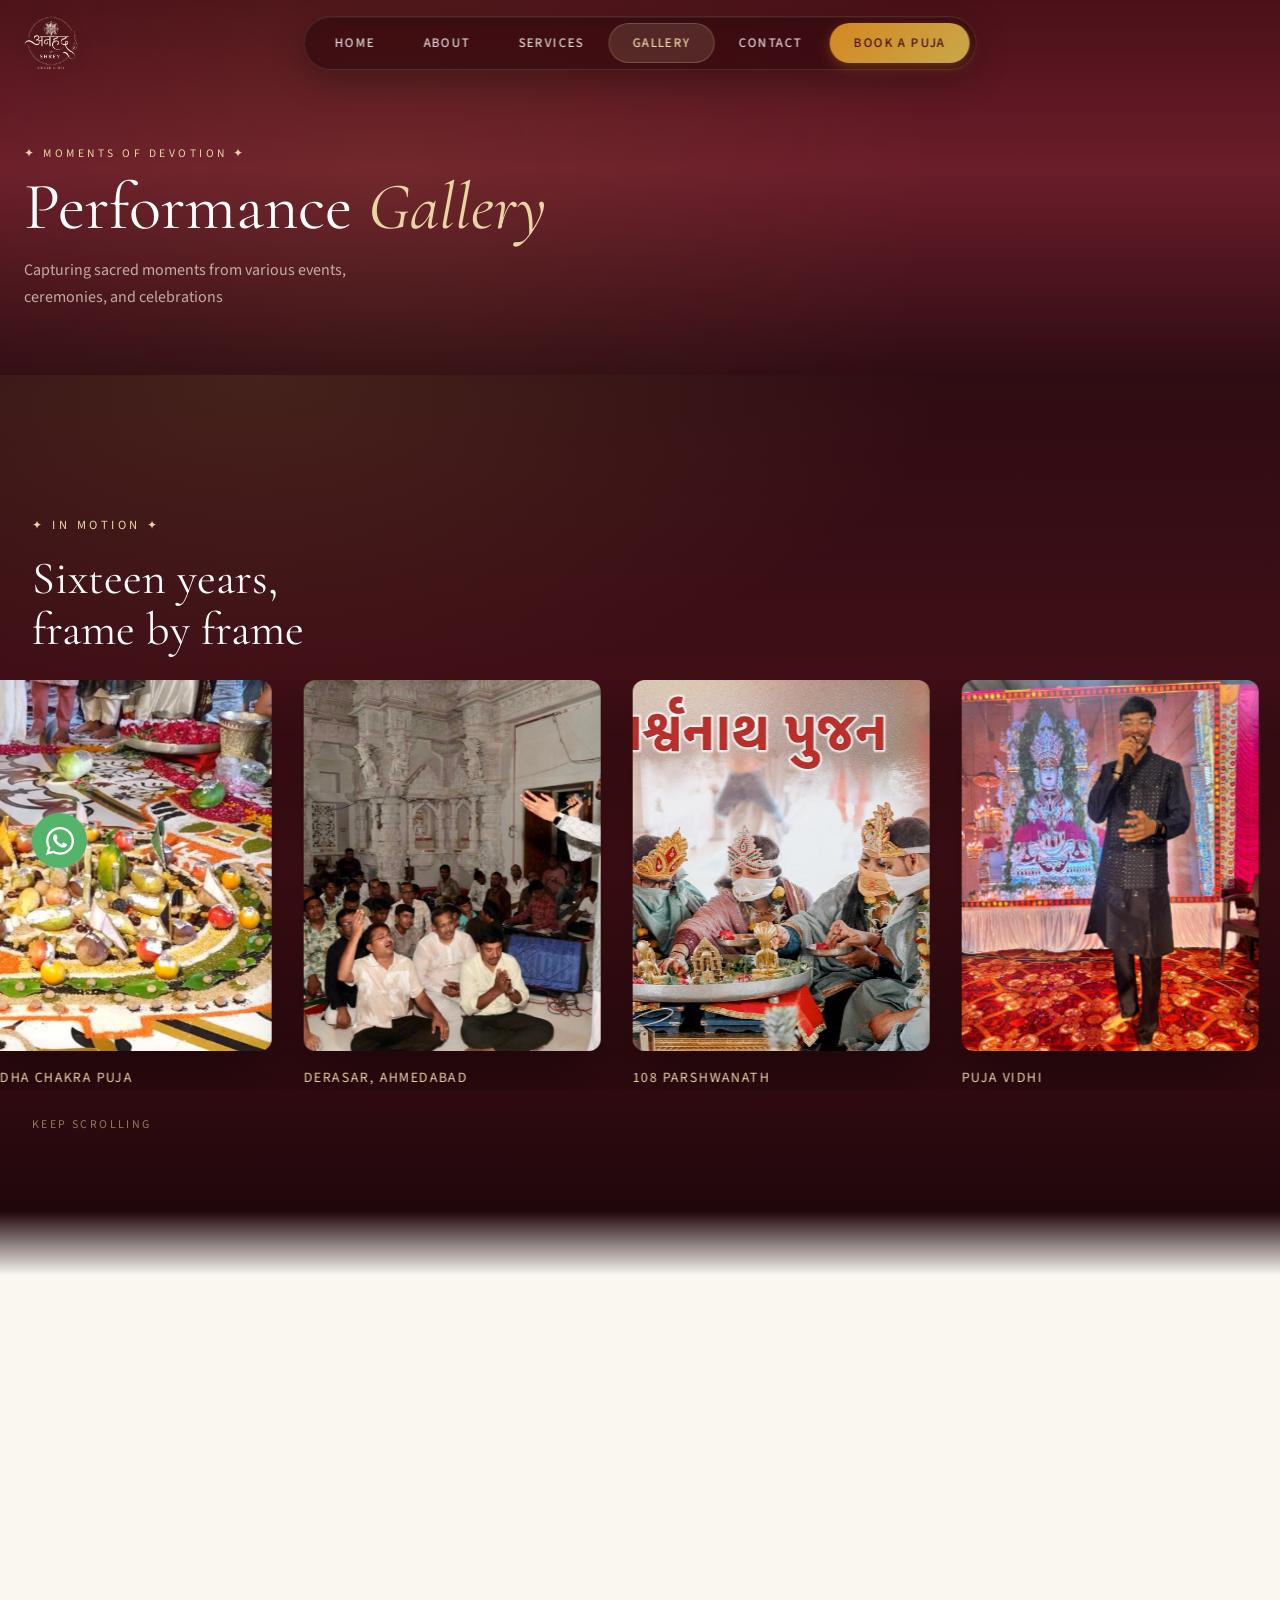
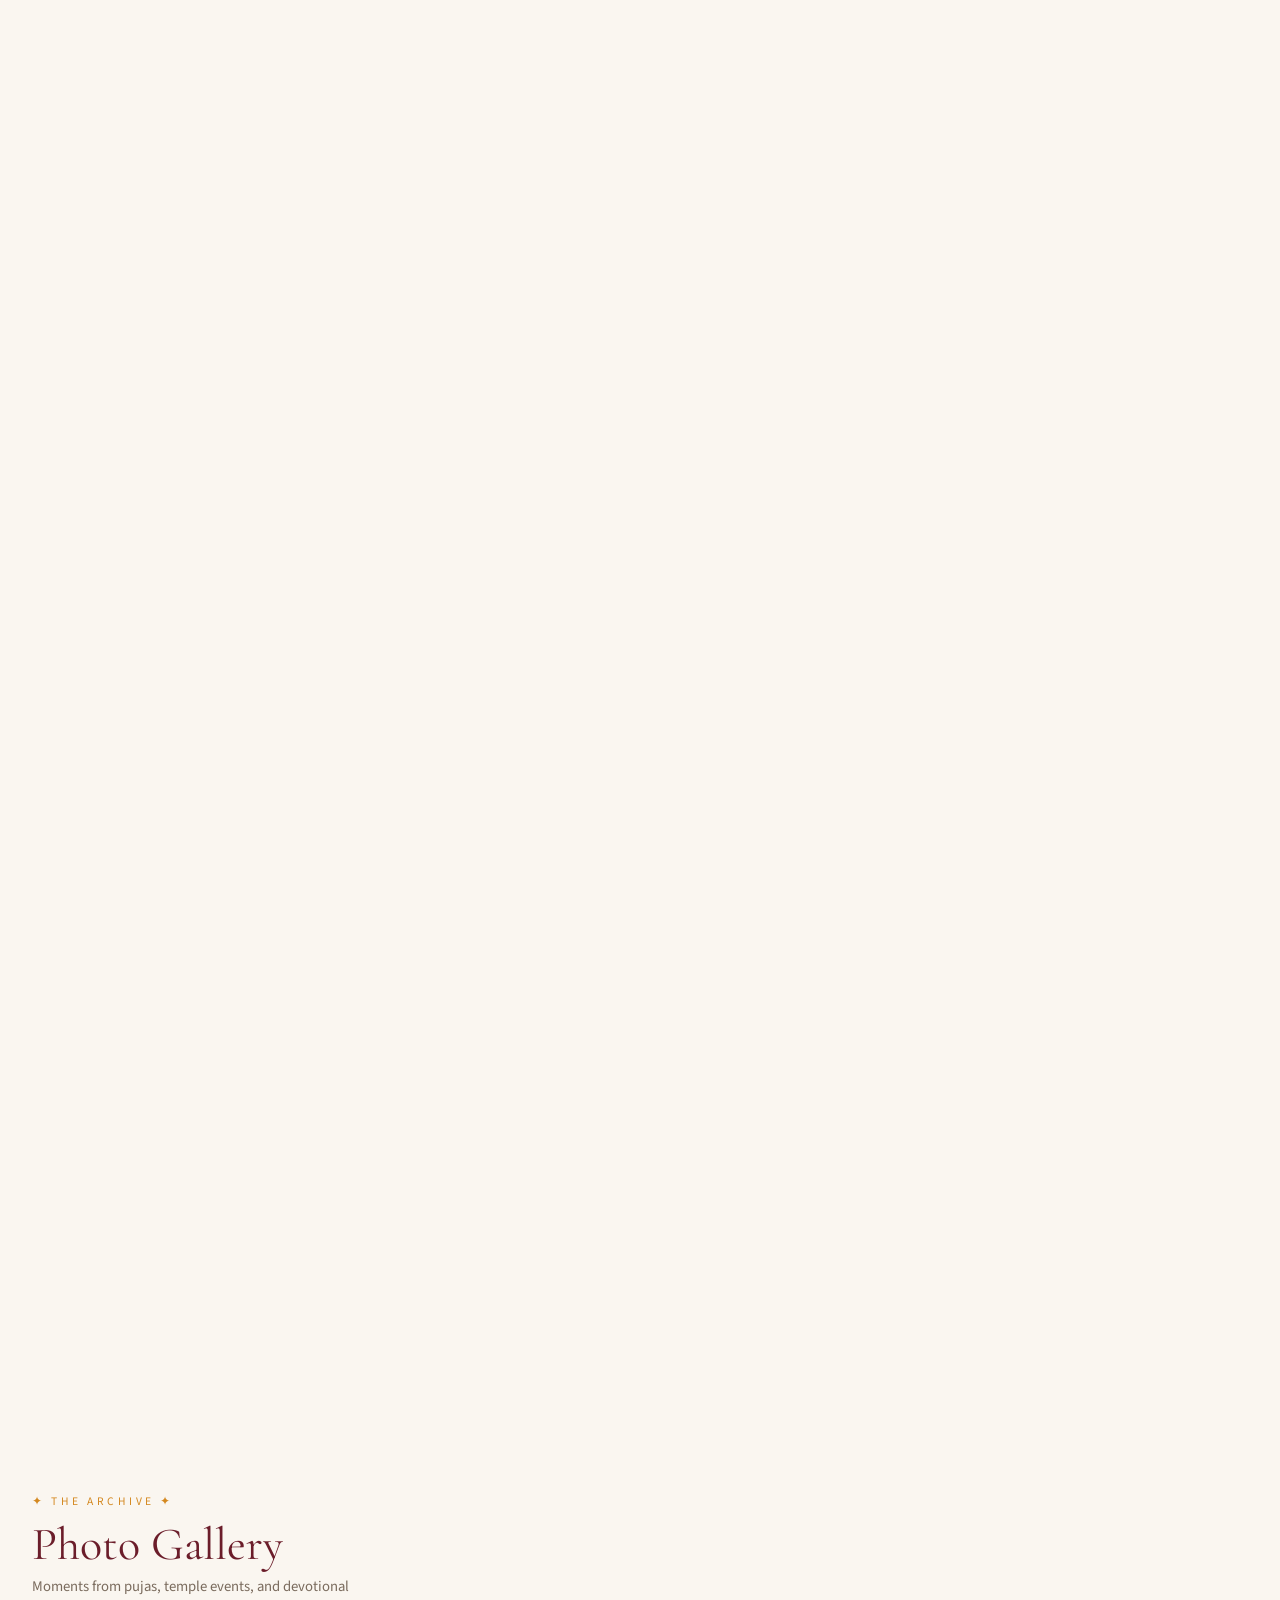
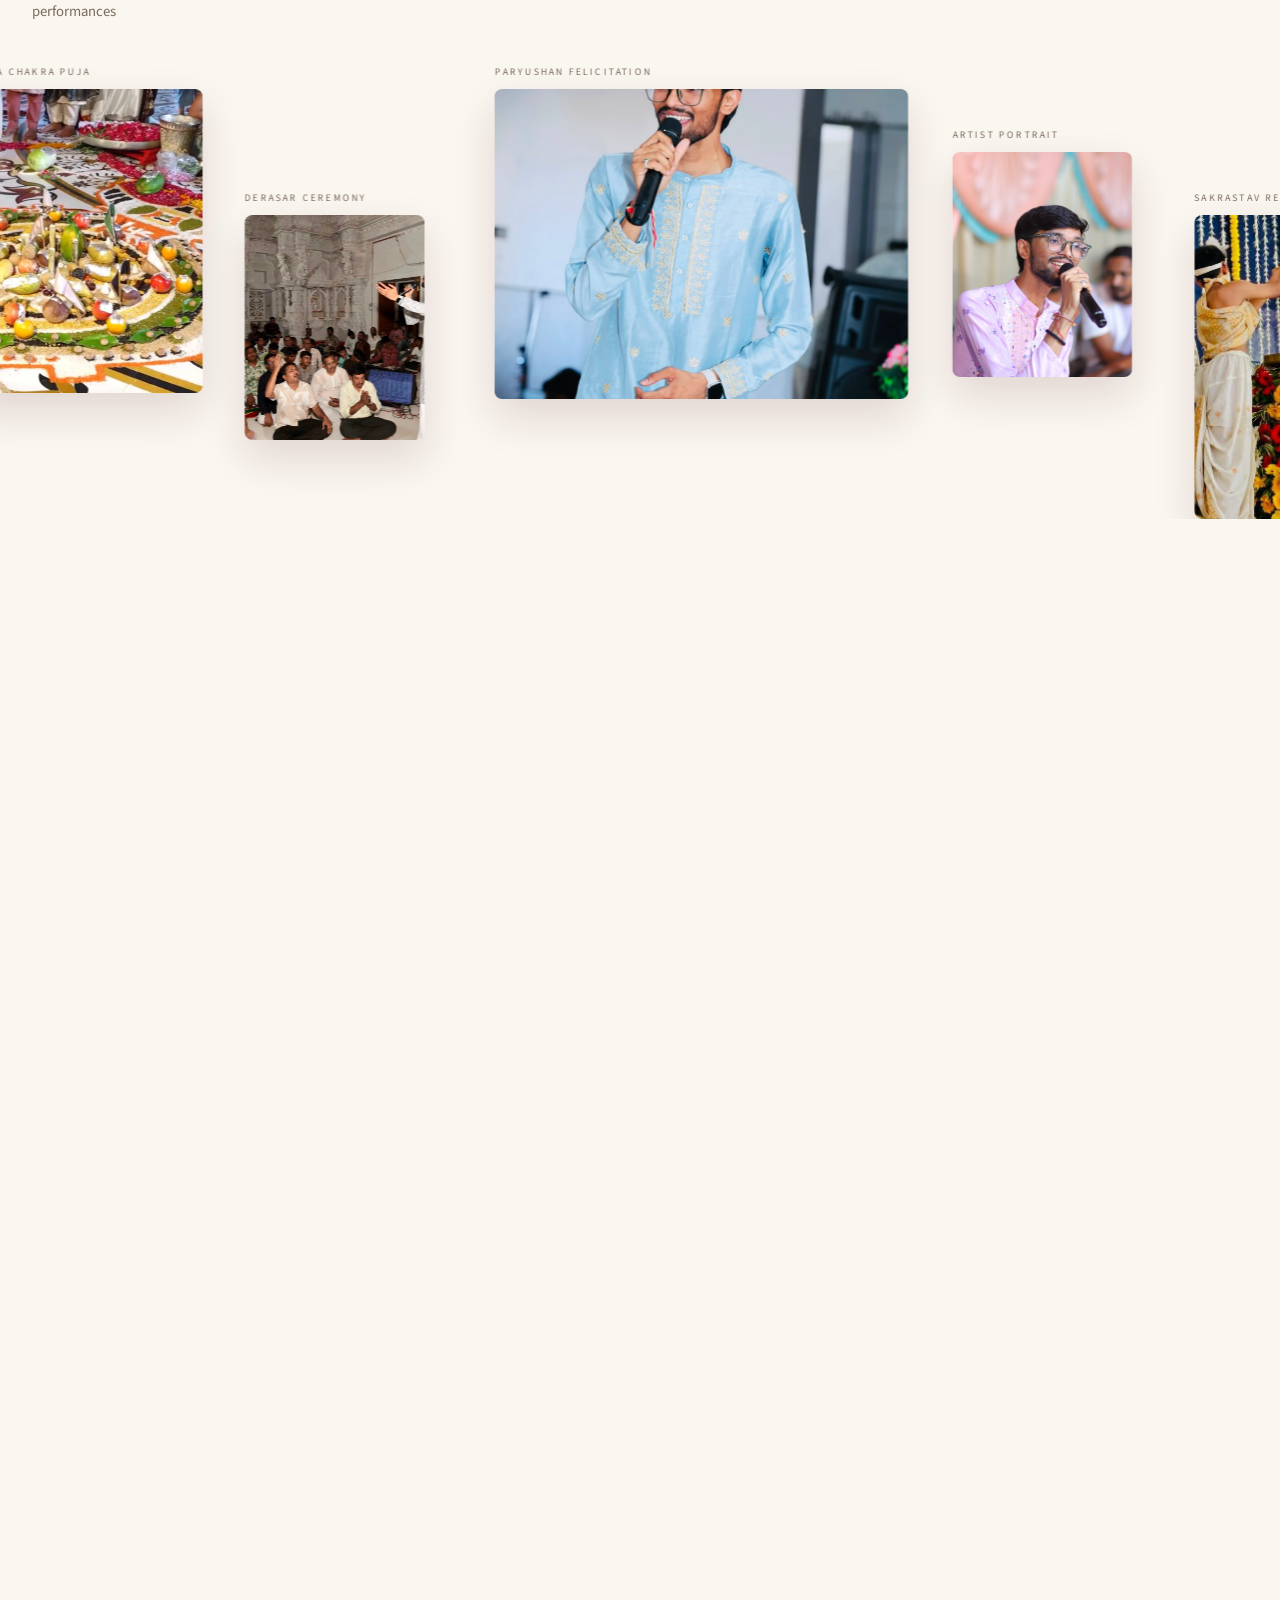
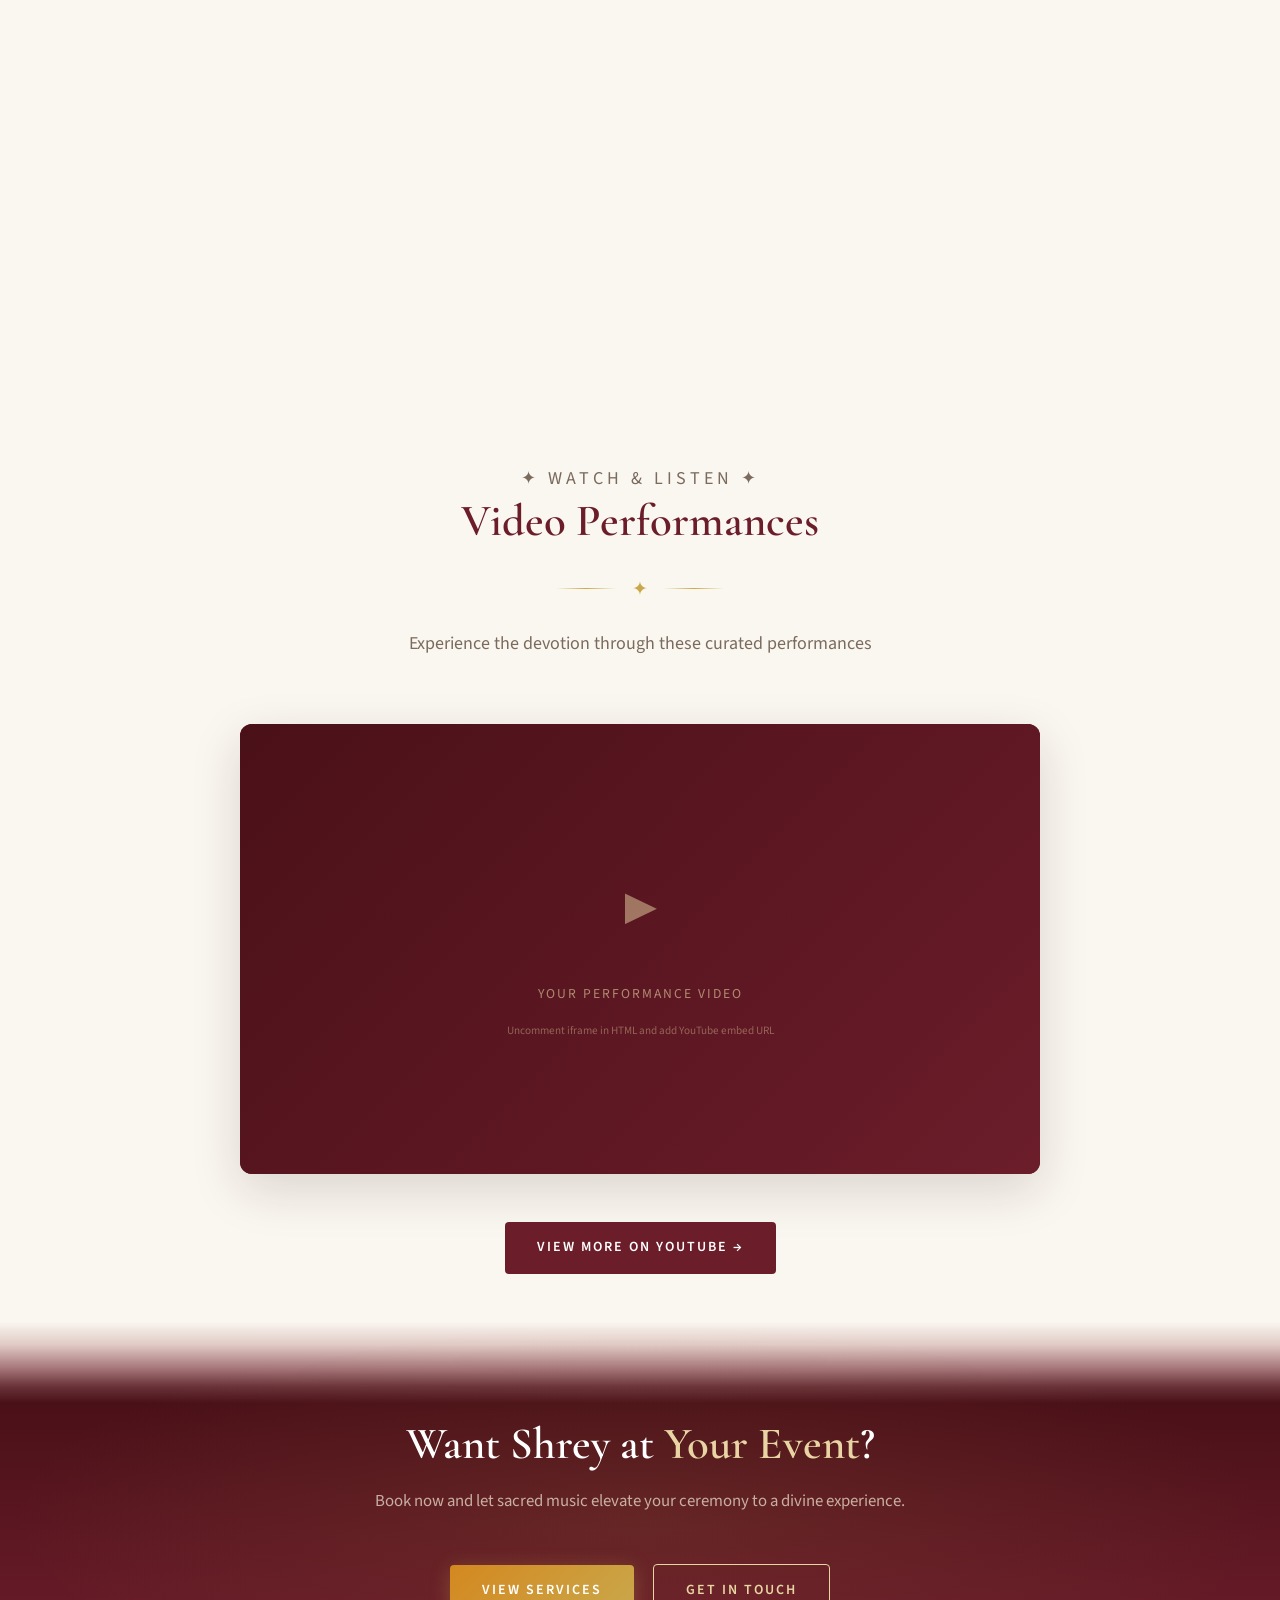
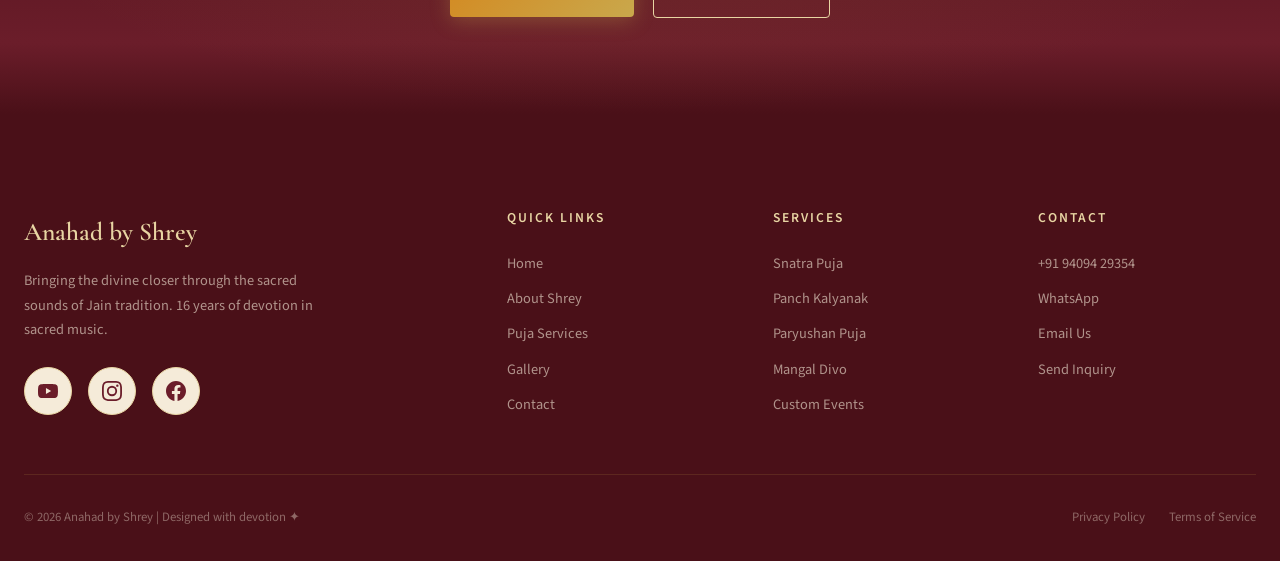
<file: gallery.html>
<!DOCTYPE html>
<html lang="en">
<head>
  <meta charset="UTF-8">
  <meta name="viewport" content="width=device-width, initial-scale=1.0">
  <title>Gallery — Anahad by Shrey | Performance Moments</title>
  <meta name="description" content="View moments of devotion captured from Shrey's performances at various Jain puja ceremonies, temple events, and celebrations.">
  <meta property="og:title" content="Gallery — Anahad by Shrey">
  <meta property="og:description" content="Moments of devotion captured from Shrey's performances at Jain puja ceremonies and celebrations.">
  <meta property="og:type" content="website">
  <meta property="og:image" content="https://www.anahadbyshrey.com/assets/images/shrey_bg.jpeg">
  <meta property="og:url" content="https://www.anahadbyshrey.com/gallery.html">
  <meta name="twitter:card" content="summary_large_image">
  <meta name="twitter:image" content="https://www.anahadbyshrey.com/assets/images/shrey_bg.jpeg">
  <link rel="canonical" href="https://www.anahadbyshrey.com/gallery.html">
  <link rel="stylesheet" href="css/styles.css">
  <link rel="icon" href="data:image/svg+xml,<svg xmlns='http://www.w3.org/2000/svg' viewBox='0 0 100 100'><rect width='100' height='100' rx='22' fill='%23470E17'/><path d='M50 16 58 42 84 50 58 58 50 84 42 58 16 50 42 42Z' fill='%23E8D5A3'/></svg>">
</head>
<body>

  <!-- NAVIGATION -->
  <div class="nav-overlay" id="navOverlay"></div>
  <nav class="navbar" id="navbar">
    <div class="container navbar__inner">
      <a href="index.html" class="navbar__logo" aria-label="Anahad by Shrey — home">
        <img src="images/logo-mark.png" alt="Anahad by Shrey" class="navbar__logo-mark" width="750" height="747">
      </a>
      <div class="navbar__links" id="navLinks">
        <a href="index.html">Home</a>
        <a href="about.html">About</a>
        <a href="services.html">Services</a>
        <a href="gallery.html" class="active">Gallery</a>
        <a href="contact.html">Contact</a>
        <a href="services.html" class="navbar__cta">Book a Puja</a>
      </div>
      <button class="navbar__hamburger" id="hamburger" aria-label="Toggle menu" aria-expanded="false" aria-controls="navLinks">
        <span></span>
        <span></span>
        <span></span>
      </button>
    </div>
  </nav>

  <!-- PAGE HEADER -->
  <header class="page-header">
    <div class="container page-header__content">
      <p class="page-header__pretitle">✦ Moments of Devotion ✦</p>
      <h1>Performance <span>Gallery</span></h1>
      <div class="ornament"><span class="ornament__icon">✦</span></div>
      <p class="page-header__subtitle">Capturing sacred moments from various events, ceremonies, and celebrations</p>
    </div>
  </header>


  <!-- ═══════════════════════════════════════════════════════════════
       THE REEL — a strip of stills that travels sideways as the page
       scrolls down, the "in action" idiom from the Team USA reference.
       Pinned and scrubbed in js/gallery-motion.js.
       ═══════════════════════════════════════════════════════════════ -->
  <section class="reel" id="reel" aria-label="Performances in motion">
    <div class="reel__head">
      <p class="reel__eyebrow">✦ In Motion ✦</p>
      <h2 class="reel__title">Sixteen years,<br>frame by frame</h2>
    </div>

    <div class="reel__viewport">
      <div class="reel__track" id="reelTrack">
        <figure class="reel__item">
          <img src="assets/images/siddh_chakra_1.jpeg" alt="Siddha Chakra Puja" loading="lazy">
          <figcaption>Siddha Chakra Puja</figcaption>
        </figure>
        <figure class="reel__item">
          <img src="images/pictures/IMG-20260731-WA0018.jpg" alt="Singing at a derasar" loading="lazy">
          <figcaption>Derasar, Ahmedabad</figcaption>
        </figure>
        <figure class="reel__item">
          <img src="assets/images/108_parshwanath_1.jpeg" alt="108 Parshwanath ceremony" loading="lazy">
          <figcaption>108 Parshwanath</figcaption>
        </figure>
        <figure class="reel__item">
          <img src="images/picture_3.jpeg" alt="Puja ceremony in progress" loading="lazy">
          <figcaption>Puja Vidhi</figcaption>
        </figure>
        <figure class="reel__item">
          <img src="assets/images/sakrastav_1.jpeg" alt="Sakrastav recital" loading="lazy">
          <figcaption>Sakrastav</figcaption>
        </figure>
        <figure class="reel__item">
          <img src="images/pictures/IMG-20260731-WA0020.jpg" alt="Shrey performing" loading="lazy">
          <figcaption>Paryushan Parva</figcaption>
        </figure>
        <figure class="reel__item">
          <img src="images/picture_7.jpeg" alt="Community celebration" loading="lazy">
          <figcaption>Sangha Celebration</figcaption>
        </figure>
        <figure class="reel__item">
          <img src="assets/images/shrey_pic_1.jpeg" alt="Shrey singing a stuti" loading="lazy">
          <figcaption>Stutis &amp; Stavans</figcaption>
        </figure>
      </div>
    </div>

    <p class="reel__hint" aria-hidden="true">Keep scrolling</p>
  </section>


  <!-- ═══════════════════════════════════════════════════════════════
       PHOTO GALLERY — the editorial band.

       Built on the portrait section of landonorris.com: the frames are not a
       grid but a loose scatter at mixed sizes and mixed heights, each with a
       small caption sitting above it, travelling sideways while the section is
       pinned. Every frame also carries a drift of its own, so they cross the
       screen at slightly different rates rather than sliding as one board.
       Driven by js/gallery-motion.js.
       ═══════════════════════════════════════════════════════════════ -->
  <section class="editorial" id="editorialGallery" aria-label="Photo gallery">
    <div class="editorial__head">
      <p class="editorial__eyebrow">✦ The Archive ✦</p>
      <h2 class="editorial__title">Photo Gallery</h2>
      <p class="editorial__sub">Moments from pujas, temple events, and devotional performances</p>
    </div>

    <div class="editorial__viewport">
      <div class="editorial__track" id="photoGallery">
        <figure class="gallery-item editorial__item editorial__item--md" data-category="puja" data-drift="0.9">
          <figcaption class="editorial__cap">Siddha Chakra Puja</figcaption>
          <img src="assets/images/siddh_chakra_1.jpeg" alt="Siddha Chakra Puja" loading="lazy">
          <div class="gallery-item__overlay"><span>Siddha Chakra Puja</span></div>
        </figure>
        <figure class="gallery-item editorial__item editorial__item--sm editorial__item--low" data-category="temple" data-drift="0.5">
          <figcaption class="editorial__cap">Derasar Ceremony</figcaption>
          <img src="images/pictures/IMG-20260731-WA0018.jpg" alt="Derasar Ceremony" loading="lazy">
          <div class="gallery-item__overlay"><span>Derasar Ceremony</span></div>
        </figure>
        <figure class="gallery-item editorial__item editorial__item--lg" data-category="paryushan" data-drift="1">
          <figcaption class="editorial__cap">Paryushan Felicitation</figcaption>
          <img src="images/pictures/IMG-20260731-WA0014.jpg" alt="Paryushan Felicitation" loading="lazy">
          <div class="gallery-item__overlay"><span>Paryushan Felicitation</span></div>
        </figure>
        <figure class="gallery-item editorial__item editorial__item--sm editorial__item--mid" data-category="portrait" data-drift="0.35">
          <figcaption class="editorial__cap">Artist Portrait</figcaption>
          <img src="images/potrait_1.jpeg" alt="Artist Portrait" loading="lazy">
          <div class="gallery-item__overlay"><span>Artist Portrait</span></div>
        </figure>
        <figure class="gallery-item editorial__item editorial__item--md editorial__item--low" data-category="puja" data-drift="0.75">
          <figcaption class="editorial__cap">Sakrastav Recital</figcaption>
          <img src="assets/images/sakrastav_1.jpeg" alt="Sakrastav Recital" loading="lazy">
          <div class="gallery-item__overlay"><span>Sakrastav Recital</span></div>
        </figure>
        <figure class="gallery-item editorial__item editorial__item--md" data-category="temple" data-drift="0.45">
          <figcaption class="editorial__cap">108 Parshwanath</figcaption>
          <img src="assets/images/108_parshwanath_1.jpeg" alt="108 Parshwanath" loading="lazy">
          <div class="gallery-item__overlay"><span>108 Parshwanath</span></div>
        </figure>
        <figure class="gallery-item editorial__item editorial__item--lg editorial__item--mid" data-category="paryushan" data-drift="1">
          <figcaption class="editorial__cap">Samvatsari Sabha</figcaption>
          <img src="images/pictures/IMG-20260731-WA0015.jpg" alt="Samvatsari Sabha" loading="lazy">
          <div class="gallery-item__overlay"><span>Samvatsari Sabha</span></div>
        </figure>
        <figure class="gallery-item editorial__item editorial__item--sm" data-category="puja" data-drift="0.3">
          <figcaption class="editorial__cap">Navpad Oli</figcaption>
          <img src="assets/images/siddh_chakra_2.jpeg" alt="Navpad Oli" loading="lazy">
          <div class="gallery-item__overlay"><span>Navpad Oli</span></div>
        </figure>
        <figure class="gallery-item editorial__item editorial__item--md editorial__item--low" data-category="temple" data-drift="0.85">
          <figcaption class="editorial__cap">Temple Inauguration</figcaption>
          <img src="assets/images/108_parshwanath_2.jpeg" alt="Temple Inauguration" loading="lazy">
          <div class="gallery-item__overlay"><span>Temple Inauguration</span></div>
        </figure>
        <figure class="gallery-item editorial__item editorial__item--sm editorial__item--mid" data-category="portrait" data-drift="0.55">
          <figcaption class="editorial__cap">With the Sangha</figcaption>
          <img src="images/pictures/1.jpeg" alt="With the Sangha" loading="lazy">
          <div class="gallery-item__overlay"><span>With the Sangha</span></div>
        </figure>
        <figure class="gallery-item editorial__item editorial__item--lg" data-category="puja" data-drift="0.95">
          <figcaption class="editorial__cap">Snatra Puja</figcaption>
          <img src="assets/images/sakrastav_2.jpeg" alt="Snatra Puja" loading="lazy">
          <div class="gallery-item__overlay"><span>Snatra Puja</span></div>
        </figure>
        <figure class="gallery-item editorial__item editorial__item--md editorial__item--low" data-category="temple" data-drift="0.4">
          <figcaption class="editorial__cap">Mangal Divo</figcaption>
          <img src="assets/images/siddh_chakra_3.jpeg" alt="Mangal Divo" loading="lazy">
          <div class="gallery-item__overlay"><span>Mangal Divo</span></div>
        </figure>
      </div>
    </div>
  </section>


  <!-- VIDEO PERFORMANCES -->
  <section class="section">
    <div class="container">
      <div class="section-header reveal">
        <p class="hero__pretitle">✦ Watch & Listen ✦</p>
        <h2>Video Performances</h2>
        <div class="ornament"><span class="ornament__icon">✦</span></div>
        <p>Experience the devotion through these curated performances</p>
      </div>
      <div class="video-wrapper reveal">
        <!-- Replace with your YouTube video embed URL -->
        <!-- <iframe src="https://www.youtube.com/embed/YOUR_VIDEO_ID" title="Anahad by Shrey Performance" allowfullscreen></iframe> -->
        <div class="video-placeholder">
          <span class="video-placeholder__icon">▶</span>
          <span class="video-placeholder__text">Your Performance Video</span>
          <span style="font-size: 0.7rem; opacity: 0.4; color: var(--gold-light);">Uncomment iframe in HTML and add YouTube embed URL</span>
        </div>
      </div>
      <div style="text-align: center; margin-top: var(--space-2xl);">
        <a href="https://youtube.com/@shahshrey_?feature=shared" target="_blank" rel="noopener" class="btn btn--maroon">
          View More on YouTube →
        </a>
      </div>
    </div>
  </section>


  <!-- CTA BANNER -->
  <section class="cta-banner">
    <div class="container">
      <div class="cta-banner__content reveal">
        <h2>Want Shrey at <span>Your Event</span>?</h2>
        <p>Book now and let sacred music elevate your ceremony to a divine experience.</p>
        <a href="services.html" class="btn btn--primary">View Services</a>
        <a href="contact.html" class="btn btn--outline">Get In Touch</a>
      </div>
    </div>
  </section>


  <!-- LIGHTBOX -->
  <div class="lightbox" id="lightbox" data-lenis-prevent>
    <button class="lightbox__close" id="lightboxClose" aria-label="Close lightbox">✕</button>
    <button class="lightbox__nav lightbox__nav--prev" id="lightboxPrev" aria-label="Previous image">‹</button>
    <button class="lightbox__nav lightbox__nav--next" id="lightboxNext" aria-label="Next image">›</button>
    <!-- No src until the lightbox opens: src="" makes the browser re-request
         the page itself as if it were an image. -->
    <img class="lightbox__image" id="lightboxImage" alt="Gallery image">
    <div class="lightbox__counter" id="lightboxCounter">1 / 6</div>
  </div>


  <!-- FOOTER -->
  <footer class="footer footer--full">
    <div class="container">
      <div class="footer__grid">
        <div class="footer__brand">
          <span class="footer__brand-name">Anahad by Shrey</span>
          <p>Bringing the divine closer through the sacred sounds of Jain tradition. 16 years of devotion in sacred music.</p>
          <div class="contact__social" style="margin-top: var(--space-lg);">
            <a href="https://youtube.com/@shahshrey_?feature=shared" target="_blank" rel="noopener" class="social-link" aria-label="YouTube">
              <svg width="20" height="20" viewBox="0 0 24 24" fill="currentColor"><path d="M23.498 6.186a3.016 3.016 0 0 0-2.122-2.136C19.505 3.545 12 3.545 12 3.545s-7.505 0-9.377.505A3.017 3.017 0 0 0 .502 6.186C0 8.07 0 12 0 12s0 3.93.502 5.814a3.016 3.016 0 0 0 2.122 2.136c1.871.505 9.376.505 9.376.505s7.505 0 9.377-.505a3.015 3.015 0 0 0 2.122-2.136C24 15.93 24 12 24 12s0-3.93-.502-5.814zM9.545 15.568V8.432L15.818 12l-6.273 3.568z"/></svg>
            </a>
            <a href="https://www.instagram.com/singershrey_?igsh=OHJnOXkwd3ZuYmd5" target="_blank" rel="noopener" class="social-link" aria-label="Instagram">
              <svg width="20" height="20" viewBox="0 0 24 24" fill="currentColor"><path d="M12 2.163c3.204 0 3.584.012 4.85.07 3.252.148 4.771 1.691 4.919 4.919.058 1.265.069 1.645.069 4.849 0 3.205-.012 3.584-.069 4.849-.149 3.225-1.664 4.771-4.919 4.919-1.266.058-1.644.07-4.85.07-3.204 0-3.584-.012-4.849-.07-3.26-.149-4.771-1.699-4.919-4.92-.058-1.265-.07-1.644-.07-4.849 0-3.204.013-3.583.07-4.849.149-3.227 1.664-4.771 4.919-4.919 1.266-.057 1.645-.069 4.849-.069zM12 0C8.741 0 8.333.014 7.053.072 2.695.272.273 2.69.073 7.052.014 8.333 0 8.741 0 12c0 3.259.014 3.668.072 4.948.2 4.358 2.618 6.78 6.98 6.98C8.333 23.986 8.741 24 12 24c3.259 0 3.668-.014 4.948-.072 4.354-.2 6.782-2.618 6.979-6.98.059-1.28.073-1.689.073-4.948 0-3.259-.014-3.667-.072-4.947-.196-4.354-2.617-6.78-6.979-6.98C15.668.014 15.259 0 12 0zm0 5.838a6.162 6.162 0 1 0 0 12.324 6.162 6.162 0 0 0 0-12.324zM12 16a4 4 0 1 1 0-8 4 4 0 0 1 0 8zm6.406-11.845a1.44 1.44 0 1 0 0 2.881 1.44 1.44 0 0 0 0-2.881z"/></svg>
            </a>
            <a href="https://www.facebook.com/shahshrey19" target="_blank" rel="noopener" class="social-link" aria-label="Facebook">
              <svg width="20" height="20" viewBox="0 0 24 24" fill="currentColor"><path d="M24 12.073c0-6.627-5.373-12-12-12s-12 5.373-12 12c0 5.99 4.388 10.954 10.125 11.854v-8.385H7.078v-3.47h3.047V9.43c0-3.007 1.792-4.669 4.533-4.669 1.312 0 2.686.235 2.686.235v2.953H15.83c-1.491 0-1.956.925-1.956 1.874v2.25h3.328l-.532 3.47h-2.796v8.385C19.612 23.027 24 18.062 24 12.073z"/></svg>
            </a>
          </div>
        </div>
        <div class="footer__col">
          <h4>Quick Links</h4>
          <ul>
            <li><a href="index.html">Home</a></li>
            <li><a href="about.html">About Shrey</a></li>
            <li><a href="services.html">Puja Services</a></li>
            <li><a href="gallery.html">Gallery</a></li>
            <li><a href="contact.html">Contact</a></li>
          </ul>
        </div>
        <div class="footer__col">
          <h4>Services</h4>
          <ul>
            <li><a href="services.html">Snatra Puja</a></li>
            <li><a href="services.html">Panch Kalyanak</a></li>
            <li><a href="services.html">Paryushan Puja</a></li>
            <li><a href="services.html">Mangal Divo</a></li>
            <li><a href="services.html">Custom Events</a></li>
          </ul>
        </div>
        <div class="footer__col">
          <h4>Contact</h4>
          <ul>
            <li><a href="tel:+919409429354">+91 94094 29354</a></li>
            <li><a href="https://wa.me/919409429354?text=Namaste%20Shrey%2C%20I%20would%20like%20to%20inquire%20about%20booking%20your%20devotional%20singing%20services%20for%20a%20puja%2Fevent.%20Could%20you%20please%20provide%20more%20details%3F%20Thank%20you%21" target="_blank">WhatsApp</a></li>
            <li><a href="mailto:info@anahad.com">Email Us</a></li>
            <li><a href="contact.html">Send Inquiry</a></li>
          </ul>
        </div>
      </div>
      <div class="footer__bottom">
        <p>© <span class="footer__year">2024</span> Anahad by Shrey | Designed with devotion ✦</p>
        <div class="footer__bottom-links">
          <a href="privacy.html">Privacy Policy</a>
          <a href="terms.html">Terms of Service</a>
        </div>
      </div>
    </div>
  </footer>

  <script src="js/vendor/lenis.min.js"></script>
  <script src="js/vendor/gsap.min.js"></script>
  <script src="js/vendor/scrolltrigger.min.js"></script>
  <script src="js/smooth-scroll.js"></script>
  <script src="js/motion/reveal-utils.js"></script>
  <script src="js/icons.js"></script>
  <script src="js/main.js"></script>
  <script src="js/gallery.js"></script>
  <script src="js/gallery-motion.js"></script>
  <!-- Floating Action Buttons -->
  <a href="https://wa.me/919409429354?text=Namaste%20Shrey%2C%20I%20would%20like%20to%20inquire%20about%20booking%20your%20devotional%20singing%20services%20for%20a%20puja%2Fevent.%20Could%20you%20please%20provide%20more%20details%3F%20Thank%20you%21" target="_blank" class="float-whatsapp" aria-label="Chat with Shrey on WhatsApp">
    <svg viewBox="0 0 448 512">
      <path d="M380.9 97.1C339 55.1 283.2 32 223.9 32c-122.4 0-222 99.6-222 222 0 39.1 10.2 77.3 29.6 111L0 480l117.7-30.9c32.4 17.7 68.9 27 106.1 27h.1c122.3 0 224.1-99.6 224.1-222 0-59.3-25.2-115-67.1-157zm-157 341.6c-33.2 0-65.7-8.9-94-25.7l-6.7-4-69.8 18.3L72 359.2l-4.4-7c-18.5-29.4-28.2-63.3-28.2-98.2 0-101.7 82.8-184.5 184.6-184.5 49.3 0 95.6 19.2 130.4 54.1 34.8 34.9 56.2 81.2 56.1 130.5 0 101.8-84.9 184.6-186.6 184.6zm101.2-138.2c-5.5-2.8-32.8-16.2-37.9-18-5.1-1.9-8.8-2.8-12.5 2.8-3.7 5.6-14.3 18-17.6 21.8-3.2 3.7-6.5 4.2-12 1.4-32.6-16.3-54-29.1-75.5-66-5.7-9.8 5.7-9.1 16.3-30.3 1.8-3.7.9-6.9-.5-9.7-1.4-2.8-12.5-30.1-17.1-41.2-4.5-10.8-9.1-9.3-12.5-9.5-3.2-.2-6.9-.2-10.6-.2-3.7 0-9.7 1.4-14.8 6.9-5.1 5.6-19.4 19-19.4 46.3 0 27.3 19.9 53.7 22.6 57.4 2.8 3.7 39.1 59.7 94.8 83.8 35.2 15.2 49 16.5 66.6 13.9 10.7-1.6 32.8-13.4 37.4-26.4 4.6-13 4.6-24.1 3.2-26.4-1.3-2.5-5-3.9-10.5-6.6z" fill="currentColor"/>
    </svg>
  </a>
  <button class="float-scrollup" id="scrollTopBtn" aria-label="Scroll to top" onclick="window.scrollTo({top: 0, behavior: 'smooth'});">
    <svg viewBox="0 0 24 24"><path d="M18 15l-6-6-6 6"/></svg>
  </button>

</body>
</html>
</file>
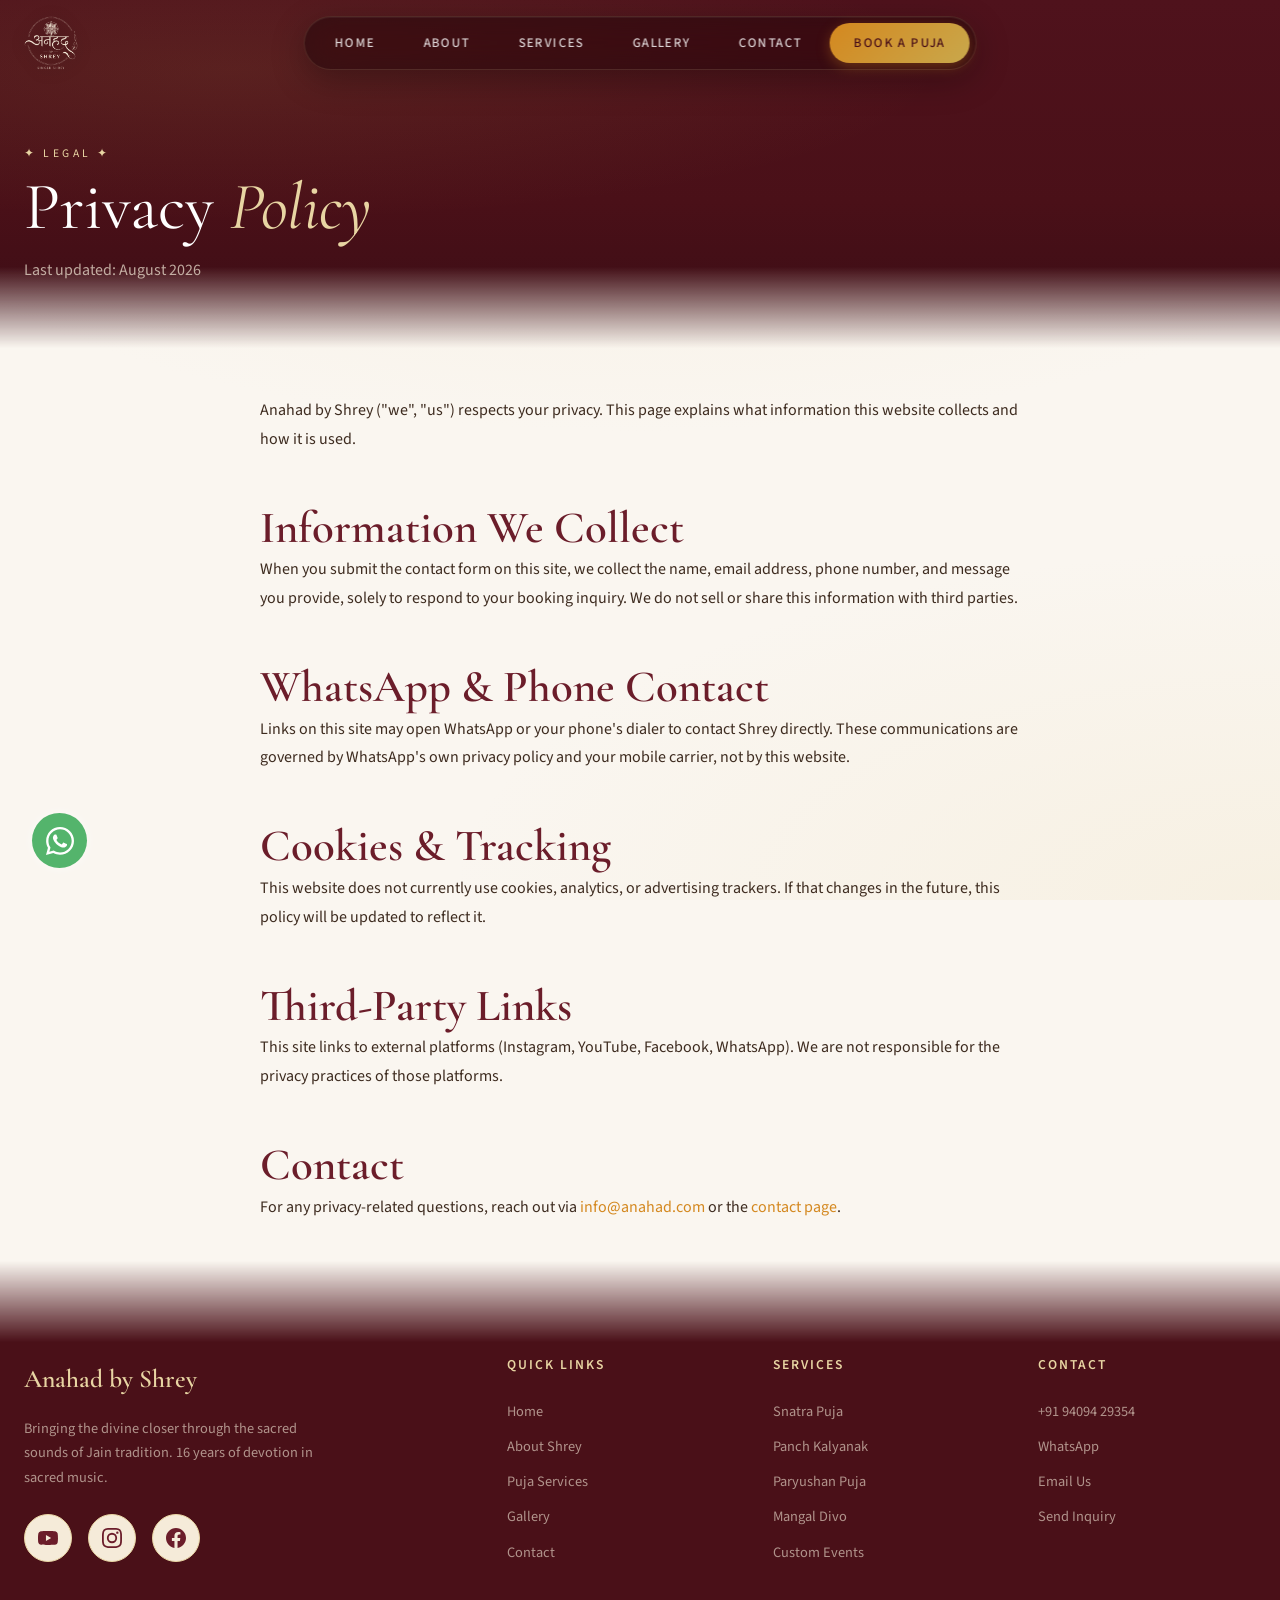
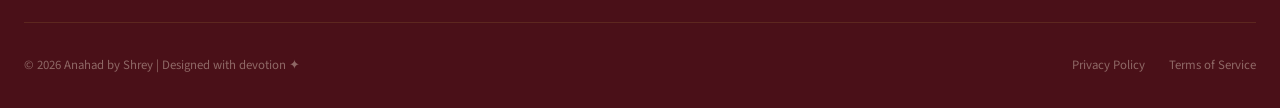
<file: privacy.html>
<!DOCTYPE html>
<html lang="en">
<head>
  <meta charset="UTF-8">
  <meta name="viewport" content="width=device-width, initial-scale=1.0">
  <title>Privacy Policy — Anahad by Shrey</title>
  <meta name="description" content="Privacy Policy for Anahad by Shrey — how we handle information shared through our website and contact channels.">
  <meta name="robots" content="noindex, follow">
  <link rel="canonical" href="https://www.anahadbyshrey.com/privacy.html">
  <link rel="stylesheet" href="css/styles.css">
  <link rel="icon" href="data:image/svg+xml,<svg xmlns='http://www.w3.org/2000/svg' viewBox='0 0 100 100'><rect width='100' height='100' rx='22' fill='%23470E17'/><path d='M50 16 58 42 84 50 58 58 50 84 42 58 16 50 42 42Z' fill='%23E8D5A3'/></svg>">
</head>
<body>

  <!-- NAVIGATION -->
  <div class="nav-overlay" id="navOverlay"></div>
  <nav class="navbar" id="navbar">
    <div class="container navbar__inner">
      <a href="index.html" class="navbar__logo" aria-label="Anahad by Shrey — home">
        <img src="images/logo-mark.png" alt="Anahad by Shrey" class="navbar__logo-mark" width="750" height="747">
      </a>
      <div class="navbar__links" id="navLinks">
        <a href="index.html">Home</a>
        <a href="about.html">About</a>
        <a href="services.html">Services</a>
        <a href="gallery.html">Gallery</a>
        <a href="contact.html">Contact</a>
        <a href="services.html" class="navbar__cta">Book a Puja</a>
      </div>
      <button class="navbar__hamburger" id="hamburger" aria-label="Toggle menu" aria-expanded="false" aria-controls="navLinks">
        <span></span>
        <span></span>
        <span></span>
      </button>
    </div>
  </nav>

  <!-- PAGE HEADER -->
  <header class="page-header">
    <div class="container page-header__content">
      <p class="page-header__pretitle">✦ Legal ✦</p>
      <h1>Privacy <span>Policy</span></h1>
      <div class="ornament"><span class="ornament__icon">✦</span></div>
      <p class="page-header__subtitle">Last updated: August 2026</p>
    </div>
  </header>

  <!-- CONTENT -->
  <section class="section section--cream">
    <div class="container">
      <div class="reveal" style="max-width: 760px; margin: 0 auto; line-height: 1.8;">
        <p>Anahad by Shrey ("we", "us") respects your privacy. This page explains what information this website collects and how it is used.</p>

        <h2 style="margin-top: var(--space-2xl);">Information We Collect</h2>
        <p>When you submit the contact form on this site, we collect the name, email address, phone number, and message you provide, solely to respond to your booking inquiry. We do not sell or share this information with third parties.</p>

        <h2 style="margin-top: var(--space-2xl);">WhatsApp &amp; Phone Contact</h2>
        <p>Links on this site may open WhatsApp or your phone's dialer to contact Shrey directly. These communications are governed by WhatsApp's own privacy policy and your mobile carrier, not by this website.</p>

        <h2 style="margin-top: var(--space-2xl);">Cookies &amp; Tracking</h2>
        <p>This website does not currently use cookies, analytics, or advertising trackers. If that changes in the future, this policy will be updated to reflect it.</p>

        <h2 style="margin-top: var(--space-2xl);">Third-Party Links</h2>
        <p>This site links to external platforms (Instagram, YouTube, Facebook, WhatsApp). We are not responsible for the privacy practices of those platforms.</p>

        <h2 style="margin-top: var(--space-2xl);">Contact</h2>
        <p>For any privacy-related questions, reach out via <a href="mailto:info@anahad.com">info@anahad.com</a> or the <a href="contact.html">contact page</a>.</p>
      </div>
    </div>
  </section>

  <!-- FOOTER -->
  <footer class="footer footer--full">
    <div class="container">
      <div class="footer__grid">
        <div class="footer__brand">
          <span class="footer__brand-name">Anahad by Shrey</span>
          <p>Bringing the divine closer through the sacred sounds of Jain tradition. 16 years of devotion in sacred music.</p>
          <div class="contact__social" style="margin-top: var(--space-lg);">
            <a href="https://youtube.com/@shahshrey_?feature=shared" target="_blank" rel="noopener" class="social-link" aria-label="YouTube">
              <svg width="20" height="20" viewBox="0 0 24 24" fill="currentColor"><path d="M23.498 6.186a3.016 3.016 0 0 0-2.122-2.136C19.505 3.545 12 3.545 12 3.545s-7.505 0-9.377.505A3.017 3.017 0 0 0 .502 6.186C0 8.07 0 12 0 12s0 3.93.502 5.814a3.016 3.016 0 0 0 2.122 2.136c1.871.505 9.376.505 9.376.505s7.505 0 9.377-.505a3.015 3.015 0 0 0 2.122-2.136C24 15.93 24 12 24 12s0-3.93-.502-5.814zM9.545 15.568V8.432L15.818 12l-6.273 3.568z"/></svg>
            </a>
            <a href="https://www.instagram.com/singershrey_?igsh=OHJnOXkwd3ZuYmd5" target="_blank" rel="noopener" class="social-link" aria-label="Instagram">
              <svg width="20" height="20" viewBox="0 0 24 24" fill="currentColor"><path d="M12 2.163c3.204 0 3.584.012 4.85.07 3.252.148 4.771 1.691 4.919 4.919.058 1.265.069 1.645.069 4.849 0 3.205-.012 3.584-.069 4.849-.149 3.225-1.664 4.771-4.919 4.919-1.266.058-1.644.07-4.85.07-3.204 0-3.584-.012-4.849-.07-3.26-.149-4.771-1.699-4.919-4.92-.058-1.265-.07-1.644-.07-4.849 0-3.204.013-3.583.07-4.849.149-3.227 1.664-4.771 4.919-4.919 1.266-.057 1.645-.069 4.849-.069zM12 0C8.741 0 8.333.014 7.053.072 2.695.272.273 2.69.073 7.052.014 8.333 0 8.741 0 12c0 3.259.014 3.668.072 4.948.2 4.358 2.618 6.78 6.98 6.98C8.333 23.986 8.741 24 12 24c3.259 0 3.668-.014 4.948-.072 4.354-.2 6.782-2.618 6.979-6.98.059-1.28.073-1.689.073-4.948 0-3.259-.014-3.667-.072-4.947-.196-4.354-2.617-6.78-6.979-6.98C15.668.014 15.259 0 12 0zm0 5.838a6.162 6.162 0 1 0 0 12.324 6.162 6.162 0 0 0 0-12.324zM12 16a4 4 0 1 1 0-8 4 4 0 0 1 0 8zm6.406-11.845a1.44 1.44 0 1 0 0 2.881 1.44 1.44 0 0 0 0-2.881z"/></svg>
            </a>
            <a href="https://www.facebook.com/shahshrey19" target="_blank" rel="noopener" class="social-link" aria-label="Facebook">
              <svg width="20" height="20" viewBox="0 0 24 24" fill="currentColor"><path d="M24 12.073c0-6.627-5.373-12-12-12s-12 5.373-12 12c0 5.99 4.388 10.954 10.125 11.854v-8.385H7.078v-3.47h3.047V9.43c0-3.007 1.792-4.669 4.533-4.669 1.312 0 2.686.235 2.686.235v2.953H15.83c-1.491 0-1.956.925-1.956 1.874v2.25h3.328l-.532 3.47h-2.796v8.385C19.612 23.027 24 18.062 24 12.073z"/></svg>
            </a>
          </div>
        </div>
        <div class="footer__col">
          <h4>Quick Links</h4>
          <ul>
            <li><a href="index.html">Home</a></li>
            <li><a href="about.html">About Shrey</a></li>
            <li><a href="services.html">Puja Services</a></li>
            <li><a href="gallery.html">Gallery</a></li>
            <li><a href="contact.html">Contact</a></li>
          </ul>
        </div>
        <div class="footer__col">
          <h4>Services</h4>
          <ul>
            <li><a href="services.html">Snatra Puja</a></li>
            <li><a href="services.html">Panch Kalyanak</a></li>
            <li><a href="services.html">Paryushan Puja</a></li>
            <li><a href="services.html">Mangal Divo</a></li>
            <li><a href="services.html">Custom Events</a></li>
          </ul>
        </div>
        <div class="footer__col">
          <h4>Contact</h4>
          <ul>
            <li><a href="tel:+919409429354">+91 94094 29354</a></li>
            <li><a href="https://wa.me/919409429354?text=Namaste%20Shrey%2C%20I%20would%20like%20to%20inquire%20about%20booking%20your%20devotional%20singing%20services%20for%20a%20puja%2Fevent.%20Could%20you%20please%20provide%20more%20details%3F%20Thank%20you%21" target="_blank">WhatsApp</a></li>
            <li><a href="mailto:info@anahad.com">Email Us</a></li>
            <li><a href="contact.html">Send Inquiry</a></li>
          </ul>
        </div>
      </div>
      <div class="footer__bottom">
        <p>© <span class="footer__year">2024</span> Anahad by Shrey | Designed with devotion ✦</p>
        <div class="footer__bottom-links">
          <a href="privacy.html">Privacy Policy</a>
          <a href="terms.html">Terms of Service</a>
        </div>
      </div>
    </div>
  </footer>

  <script src="js/vendor/lenis.min.js"></script>
  <script src="js/smooth-scroll.js"></script>
  <script src="js/icons.js"></script>
  <script src="js/main.js"></script>
  <!-- Floating Action Buttons -->
  <a href="https://wa.me/919409429354?text=Namaste%20Shrey%2C%20I%20would%20like%20to%20inquire%20about%20booking%20your%20devotional%20singing%20services%20for%20a%20puja%2Fevent.%20Could%20you%20please%20provide%20more%20details%3F%20Thank%20you%21" target="_blank" class="float-whatsapp" aria-label="Chat with Shrey on WhatsApp">
    <svg viewBox="0 0 448 512">
      <path d="M380.9 97.1C339 55.1 283.2 32 223.9 32c-122.4 0-222 99.6-222 222 0 39.1 10.2 77.3 29.6 111L0 480l117.7-30.9c32.4 17.7 68.9 27 106.1 27h.1c122.3 0 224.1-99.6 224.1-222 0-59.3-25.2-115-67.1-157zm-157 341.6c-33.2 0-65.7-8.9-94-25.7l-6.7-4-69.8 18.3L72 359.2l-4.4-7c-18.5-29.4-28.2-63.3-28.2-98.2 0-101.7 82.8-184.5 184.6-184.5 49.3 0 95.6 19.2 130.4 54.1 34.8 34.9 56.2 81.2 56.1 130.5 0 101.8-84.9 184.6-186.6 184.6zm101.2-138.2c-5.5-2.8-32.8-16.2-37.9-18-5.1-1.9-8.8-2.8-12.5 2.8-3.7 5.6-14.3 18-17.6 21.8-3.2 3.7-6.5 4.2-12 1.4-32.6-16.3-54-29.1-75.5-66-5.7-9.8 5.7-9.1 16.3-30.3 1.8-3.7.9-6.9-.5-9.7-1.4-2.8-12.5-30.1-17.1-41.2-4.5-10.8-9.1-9.3-12.5-9.5-3.2-.2-6.9-.2-10.6-.2-3.7 0-9.7 1.4-14.8 6.9-5.1 5.6-19.4 19-19.4 46.3 0 27.3 19.9 53.7 22.6 57.4 2.8 3.7 39.1 59.7 94.8 83.8 35.2 15.2 49 16.5 66.6 13.9 10.7-1.6 32.8-13.4 37.4-26.4 4.6-13 4.6-24.1 3.2-26.4-1.3-2.5-5-3.9-10.5-6.6z" fill="currentColor"/>
    </svg>
  </a>
  <button class="float-scrollup" id="scrollTopBtn" aria-label="Scroll to top" onclick="window.scrollTo({top: 0, behavior: 'smooth'});">
    <svg viewBox="0 0 24 24"><path d="M18 15l-6-6-6 6"/></svg>
  </button>

</body>
</html>
</file>
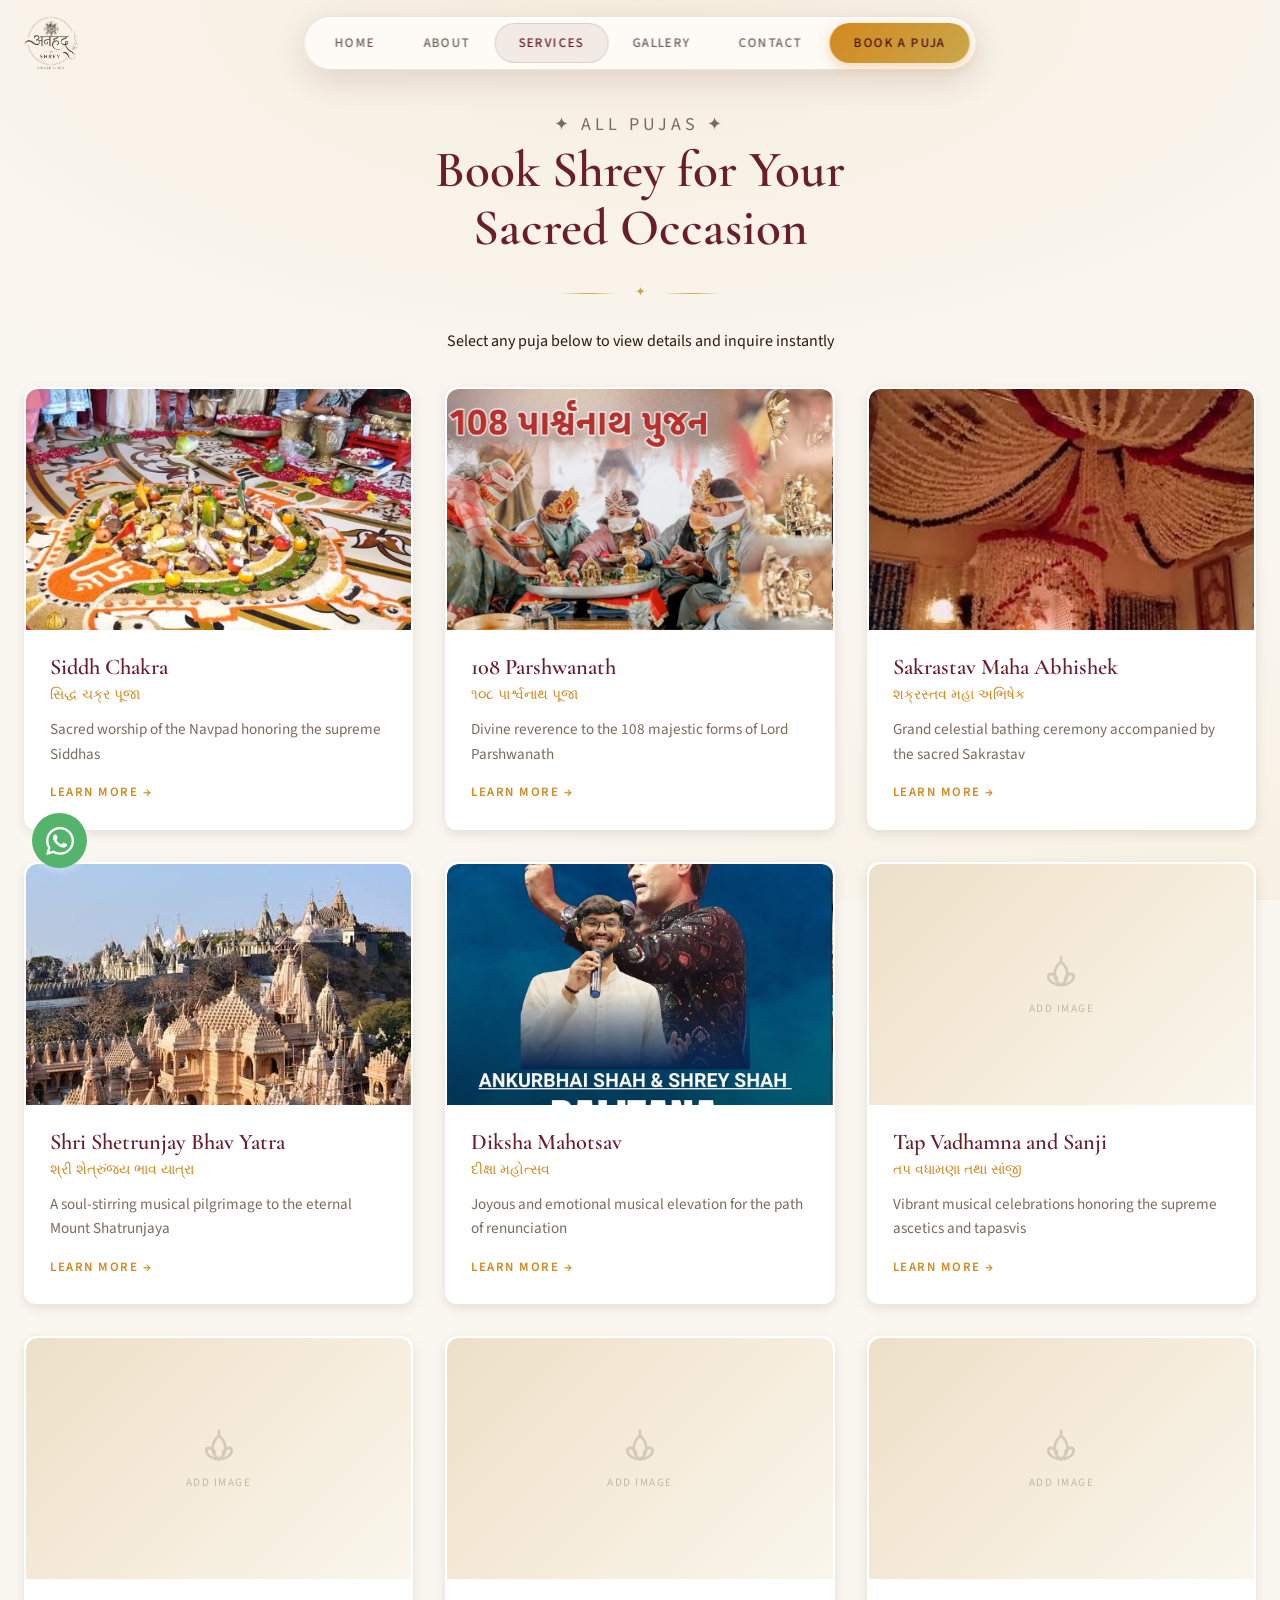
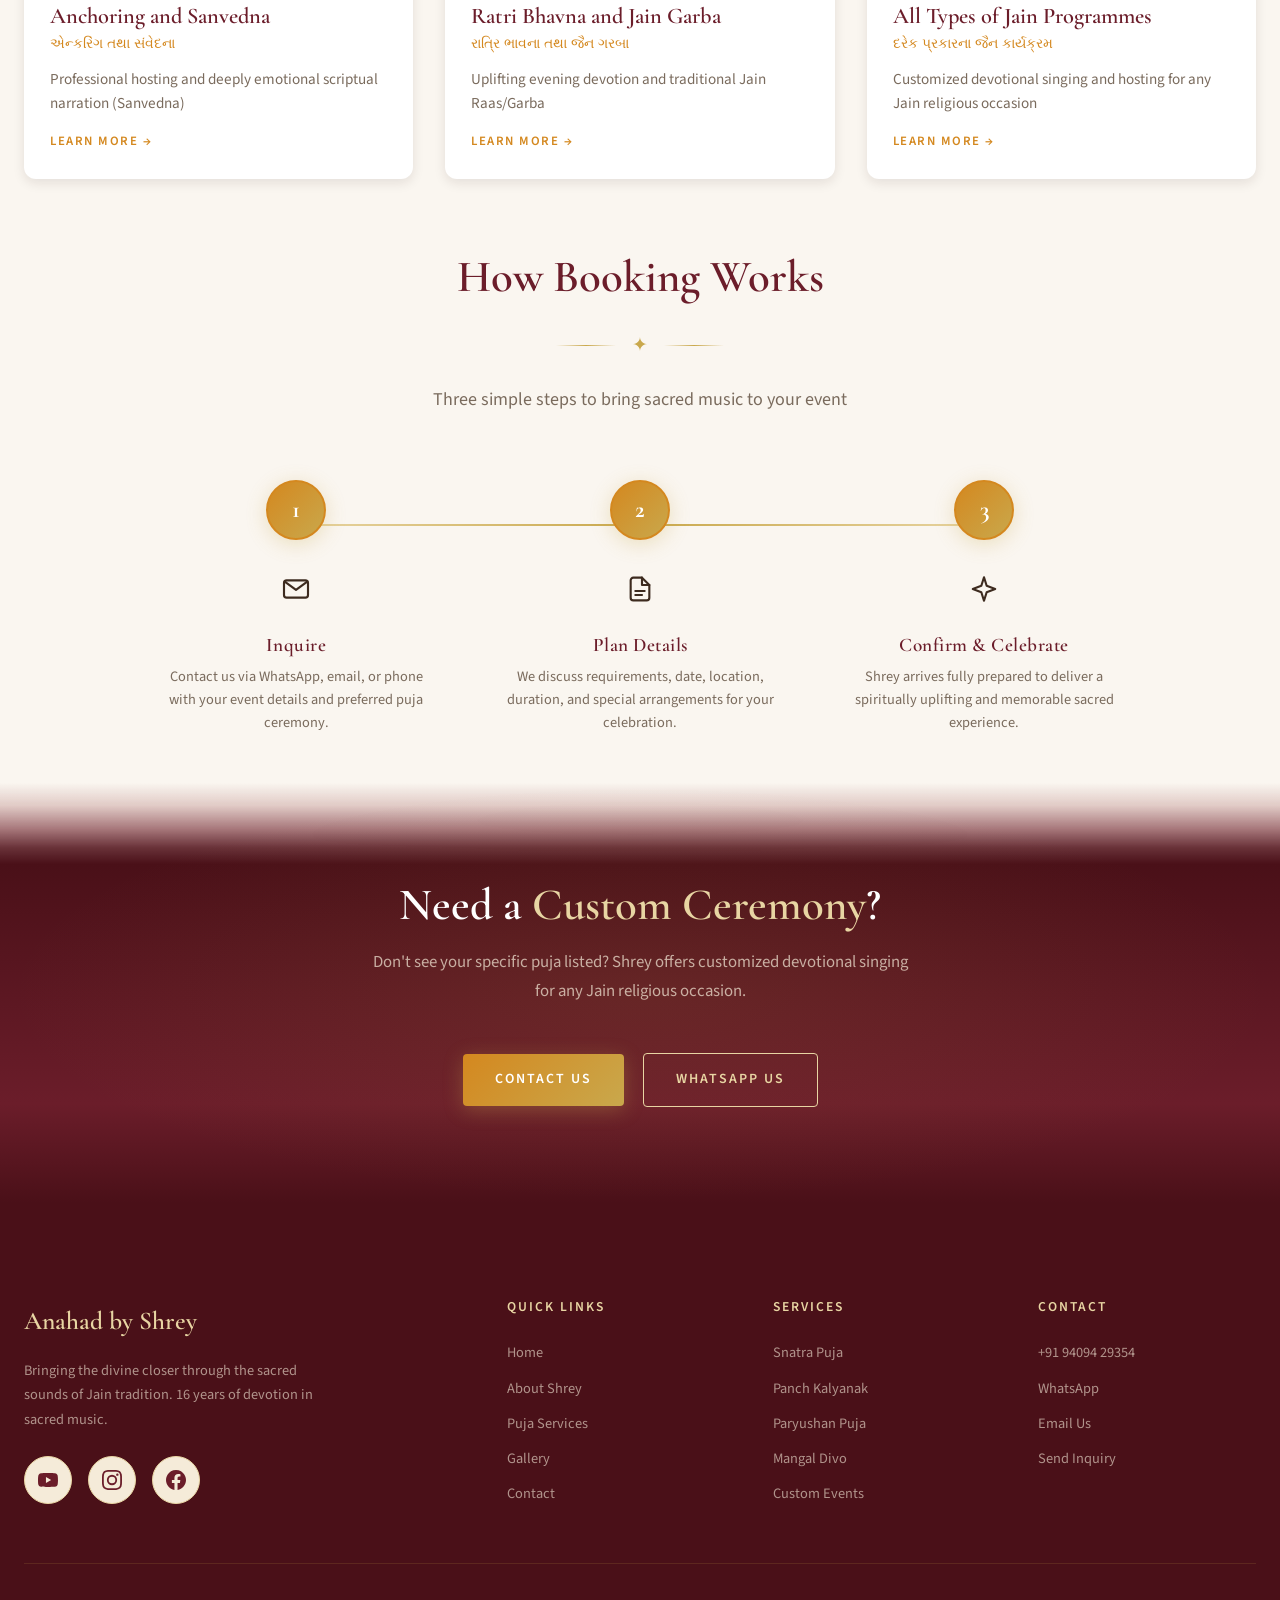
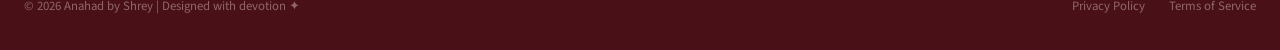
<file: services.html>
<!DOCTYPE html>
<html lang="en">
<head>
  <meta charset="UTF-8">
  <meta name="viewport" content="width=device-width, initial-scale=1.0">
  <title>Puja Services — Anahad by Shrey | Book Jain Devotional Singer</title>
  <meta name="description" content="Book Shrey for Snatra Puja, Panch Kalyanak, Paryushan, Navpad Oli, and other Jain puja ceremonies. 13+ sacred services available.">
  <meta property="og:title" content="Puja Services — Anahad by Shrey">
  <meta property="og:description" content="Book Shrey for Snatra Puja, Panch Kalyanak, Paryushan, Navpad Oli, and other Jain puja ceremonies.">
  <meta property="og:type" content="website">
  <meta property="og:image" content="https://www.anahadbyshrey.com/assets/images/shrey_bg.jpeg">
  <meta property="og:url" content="https://www.anahadbyshrey.com/services.html">
  <meta name="twitter:card" content="summary_large_image">
  <meta name="twitter:image" content="https://www.anahadbyshrey.com/assets/images/shrey_bg.jpeg">
  <link rel="canonical" href="https://www.anahadbyshrey.com/services.html">
  <link rel="stylesheet" href="css/styles.css">
  <link rel="icon" href="data:image/svg+xml,<svg xmlns='http://www.w3.org/2000/svg' viewBox='0 0 100 100'><rect width='100' height='100' rx='22' fill='%23470E17'/><path d='M50 16 58 42 84 50 58 58 50 84 42 58 16 50 42 42Z' fill='%23E8D5A3'/></svg>">
</head>
<body>

  <!-- NAVIGATION -->
  <div class="nav-overlay" id="navOverlay"></div>
  <nav class="navbar" id="navbar">
    <div class="container navbar__inner">
      <a href="index.html" class="navbar__logo" aria-label="Anahad by Shrey — home">
        <img src="images/logo-mark.png" alt="Anahad by Shrey" class="navbar__logo-mark" width="750" height="747">
      </a>
      <div class="navbar__links" id="navLinks">
        <a href="index.html">Home</a>
        <a href="about.html">About</a>
        <a href="services.html" class="active">Services</a>
        <a href="gallery.html">Gallery</a>
        <a href="contact.html">Contact</a>
        <a href="services.html" class="navbar__cta">Book a Puja</a>
      </div>
      <button class="navbar__hamburger" id="hamburger" aria-label="Toggle menu" aria-expanded="false" aria-controls="navLinks">
        <span></span>
        <span></span>
        <span></span>
      </button>
    </div>
  </nav>

  <!-- ALL PUJA SERVICES (Directly at top) -->
  <section class="section section--cream" id="services" style="padding-top: 110px;">
    <div class="container">
      <div class="section-header reveal" style="margin-bottom: var(--space-xl);">
        <p class="hero__pretitle">✦ All Pujas ✦</p>
        <h1 style="font-size: clamp(2.2rem, 4vw, 3.2rem); line-height: 1.15; margin-bottom: var(--space-sm); color: var(--maroon);">Book Shrey for Your<br>Sacred Occasion</h1>
        <div class="ornament"><span class="ornament__icon" style="color: var(--gold); font-size: 0.8rem;">✦</span></div>
        <p style="font-size: 1rem; color: var(--text-dark); margin-top: 5px;">Select any puja below to view details and inquire instantly</p>
      </div>
      <div class="puja-grid stagger-children" id="pujaGrid">
        <!-- Puja cards loaded dynamically from pujas.json -->
      </div>
    </div>
  </section>

  <!-- HOW BOOKING WORKS -->
  <section class="section">
    <div class="container">
      <div class="section-header reveal">
        <h2>How Booking Works</h2>
        <div class="ornament"><span class="ornament__icon">✦</span></div>
        <p>Three simple steps to bring sacred music to your event</p>
      </div>
      <div class="booking-steps stagger-children">
        <div class="booking-step reveal" style="--stagger-index: 0">
          <div class="booking-step__number">1</div>
          <span class="booking-step__icon"><span class="icon-glyph" data-icon="mail"></span></span>
          <h3 class="booking-step__title">Inquire</h3>
          <p class="booking-step__text">Contact us via WhatsApp, email, or phone with your event details and preferred puja ceremony.</p>
        </div>
        <div class="booking-step reveal" style="--stagger-index: 1">
          <div class="booking-step__number">2</div>
          <span class="booking-step__icon"><span class="icon-glyph" data-icon="document"></span></span>
          <h3 class="booking-step__title">Plan Details</h3>
          <p class="booking-step__text">We discuss requirements, date, location, duration, and special arrangements for your celebration.</p>
        </div>
        <div class="booking-step reveal" style="--stagger-index: 2">
          <div class="booking-step__number">3</div>
          <span class="booking-step__icon"><span class="icon-glyph" data-icon="star"></span></span>
          <h3 class="booking-step__title">Confirm & Celebrate</h3>
          <p class="booking-step__text">Shrey arrives fully prepared to deliver a spiritually uplifting and memorable sacred experience.</p>
        </div>
      </div>
    </div>
  </section>


  <!-- PUJA DETAIL MODAL
       data-lenis-prevent: Lenis keeps its wheel listener attached even while
       stopped, and preventDefaults on it — which killed scrolling inside this
       panel. The attribute tells Lenis to leave wheel events that originate in
       here alone, so the modal scrolls natively. -->
  <div class="modal-overlay" id="pujaModal">
    <div class="modal" id="modalContent" data-lenis-prevent>
      <button class="modal__close" id="modalClose" aria-label="Close modal">✕</button>
      <div class="modal__hero">
        <div class="modal__hero-placeholder" id="modalHeroImage">
          <span class="modal__hero-placeholder-icon icon-glyph" data-icon="lotus"></span>
          <span class="modal__hero-placeholder-text">Puja Image</span>
        </div>
        <div class="modal__hero-overlay">
          <h2 id="modalTitle">Puja Name</h2>
          <span class="font-devanagari" id="modalTitleGujarati">પૂજા નામ</span>
        </div>
      </div>
      <div class="modal__body">
        <div class="modal__section">
          <h3><span class="icon icon-glyph" data-icon="beads"></span> About This Puja</h3>
          <p class="modal__description" id="modalDescription"></p>
        </div>
        <div class="modal__section">
          <h3><span class="icon icon-glyph" data-icon="lamp"></span> Spiritual Significance</h3>
          <div class="modal__significance" id="modalSignificance"></div>
        </div>
        <div class="modal__section" id="modalGallerySection" style="display: none;">
          <h3><span class="icon icon-glyph" data-icon="image"></span> Gallery</h3>
          <div class="modal__gallery" id="modalGallery"></div>
        </div>
        <div class="modal__section">
          <h3><span class="icon icon-glyph" data-icon="check"></span> What's Included</h3>
          <ul class="modal__includes-list" id="modalIncludes"></ul>
        </div>
      </div>
      <!-- Sticky, so booking is reachable from anywhere in the panel instead of
           only after scrolling to the bottom. WhatsApp leads: it is how most
           enquiries actually arrive. -->
      <div class="modal__actions">
        <a href="#" class="modal__book" id="modalWhatsApp" target="_blank" rel="noopener">
          <span class="modal__book-icon" aria-hidden="true">
            <svg viewBox="0 0 448 512" width="20" height="20" fill="currentColor"><path d="M380.9 97.1C339 55.1 283.2 32 223.9 32c-122.4 0-222 99.6-222 222 0 39.1 10.2 77.3 29.6 111L0 480l117.7-30.9c32.4 17.7 68.9 27 106.1 27h.1c122.3 0 224.1-99.6 224.1-222 0-59.3-25.2-115-67.1-157zm-157 341.6c-33.2 0-65.7-8.9-94-25.7l-6.7-4-69.8 18.3L72 359.2l-4.4-7c-18.5-29.4-28.2-63.3-28.2-98.2 0-101.7 82.8-184.5 184.6-184.5 49.3 0 95.6 19.2 130.4 54.1 34.8 34.9 56.2 81.2 56.1 130.5 0 101.8-84.9 184.6-186.6 184.6zm101.2-138.2c-5.5-2.8-32.8-16.2-37.9-18-5.1-1.9-8.8-2.8-12.5 2.8-3.7 5.6-14.3 18-17.6 21.8-3.2 3.7-6.5 4.2-12 1.4-32.6-16.3-54-29.1-75.5-66-5.7-9.8 5.7-9.1 16.3-30.3 1.8-3.7.9-6.9-.5-9.7-1.4-2.8-12.5-30.1-17.1-41.2-4.5-10.8-9.1-9.3-12.5-9.5-3.2-.2-6.9-.2-10.6-.2-3.7 0-9.7 1.4-14.8 6.9-5.1 5.6-19.4 19-19.4 46.3 0 27.3 19.9 53.7 22.6 57.4 2.8 3.7 39.1 59.7 94.8 83.8 35.2 15.2 49 16.5 66.6 13.9 10.7-1.6 32.8-13.4 37.4-26.4 4.6-13 4.6-24.1 3.2-26.4-1.3-2.5-5-3.9-10.5-6.6z"/></svg>
          </span>
          <span class="modal__book-text">
            <strong>Inquire on WhatsApp</strong>
            <small>Fastest reply — usually the same day</small>
          </span>
        </a>
        <div class="modal__actions-alt">
          <a href="tel:+919409429354" class="modal__alt">
            <span class="icon-glyph" data-icon="phone"></span> Call Shrey
          </a>
          <a href="contact.html" class="modal__alt">
            <span class="icon-glyph" data-icon="mail"></span> Send an inquiry
          </a>
        </div>
      </div>
    </div>
  </div>

  <!-- LIGHTBOX -->
  <div class="lightbox" id="lightbox" data-lenis-prevent>
    <button class="lightbox__close" id="lightboxClose" aria-label="Close lightbox">✕</button>
    <button class="lightbox__nav lightbox__nav--prev" id="lightboxPrev" aria-label="Previous image">‹</button>
    <button class="lightbox__nav lightbox__nav--next" id="lightboxNext" aria-label="Next image">›</button>
    <!-- No src until the lightbox opens: src="" makes the browser re-request
         the page itself as if it were an image. -->
    <img class="lightbox__image" id="lightboxImage" alt="Gallery image">
    <div class="lightbox__counter" id="lightboxCounter">1 / 6</div>
  </div>


  <!-- CTA BANNER -->
  <section class="cta-banner">
    <div class="container">
      <div class="cta-banner__content reveal">
        <h2>Need a <span>Custom Ceremony</span>?</h2>
        <p>Don't see your specific puja listed? Shrey offers customized devotional singing for any Jain religious occasion.</p>
        <a href="contact.html" class="btn btn--primary">Contact Us</a>
        <a href="https://wa.me/919409429354?text=Namaste%20Shrey%2C%20I%20would%20like%20to%20inquire%20about%20a%20custom%20puja%20service.%20Could%20you%20please%20provide%20more%20details%3F%20Thank%20you%21" target="_blank" class="btn btn--outline">WhatsApp Us</a>
      </div>
    </div>
  </section>


  <!-- FOOTER -->
  <footer class="footer footer--full">
    <div class="container">
      <div class="footer__grid">
        <div class="footer__brand">
          <span class="footer__brand-name">Anahad by Shrey</span>
          <p>Bringing the divine closer through the sacred sounds of Jain tradition. 16 years of devotion in sacred music.</p>
          <div class="contact__social" style="margin-top: var(--space-lg);">
            <a href="https://youtube.com/@shahshrey_?feature=shared" target="_blank" rel="noopener" class="social-link" aria-label="YouTube">
              <svg width="20" height="20" viewBox="0 0 24 24" fill="currentColor"><path d="M23.498 6.186a3.016 3.016 0 0 0-2.122-2.136C19.505 3.545 12 3.545 12 3.545s-7.505 0-9.377.505A3.017 3.017 0 0 0 .502 6.186C0 8.07 0 12 0 12s0 3.93.502 5.814a3.016 3.016 0 0 0 2.122 2.136c1.871.505 9.376.505 9.376.505s7.505 0 9.377-.505a3.015 3.015 0 0 0 2.122-2.136C24 15.93 24 12 24 12s0-3.93-.502-5.814zM9.545 15.568V8.432L15.818 12l-6.273 3.568z"/></svg>
            </a>
            <a href="https://www.instagram.com/singershrey_?igsh=OHJnOXkwd3ZuYmd5" target="_blank" rel="noopener" class="social-link" aria-label="Instagram">
              <svg width="20" height="20" viewBox="0 0 24 24" fill="currentColor"><path d="M12 2.163c3.204 0 3.584.012 4.85.07 3.252.148 4.771 1.691 4.919 4.919.058 1.265.069 1.645.069 4.849 0 3.205-.012 3.584-.069 4.849-.149 3.225-1.664 4.771-4.919 4.919-1.266.058-1.644.07-4.85.07-3.204 0-3.584-.012-4.849-.07-3.26-.149-4.771-1.699-4.919-4.92-.058-1.265-.07-1.644-.07-4.849 0-3.204.013-3.583.07-4.849.149-3.227 1.664-4.771 4.919-4.919 1.266-.057 1.645-.069 4.849-.069zM12 0C8.741 0 8.333.014 7.053.072 2.695.272.273 2.69.073 7.052.014 8.333 0 8.741 0 12c0 3.259.014 3.668.072 4.948.2 4.358 2.618 6.78 6.98 6.98C8.333 23.986 8.741 24 12 24c3.259 0 3.668-.014 4.948-.072 4.354-.2 6.782-2.618 6.979-6.98.059-1.28.073-1.689.073-4.948 0-3.259-.014-3.667-.072-4.947-.196-4.354-2.617-6.78-6.979-6.98C15.668.014 15.259 0 12 0zm0 5.838a6.162 6.162 0 1 0 0 12.324 6.162 6.162 0 0 0 0-12.324zM12 16a4 4 0 1 1 0-8 4 4 0 0 1 0 8zm6.406-11.845a1.44 1.44 0 1 0 0 2.881 1.44 1.44 0 0 0 0-2.881z"/></svg>
            </a>
            <a href="https://www.facebook.com/shahshrey19" target="_blank" rel="noopener" class="social-link" aria-label="Facebook">
              <svg width="20" height="20" viewBox="0 0 24 24" fill="currentColor"><path d="M24 12.073c0-6.627-5.373-12-12-12s-12 5.373-12 12c0 5.99 4.388 10.954 10.125 11.854v-8.385H7.078v-3.47h3.047V9.43c0-3.007 1.792-4.669 4.533-4.669 1.312 0 2.686.235 2.686.235v2.953H15.83c-1.491 0-1.956.925-1.956 1.874v2.25h3.328l-.532 3.47h-2.796v8.385C19.612 23.027 24 18.062 24 12.073z"/></svg>
            </a>
          </div>
        </div>
        <div class="footer__col">
          <h4>Quick Links</h4>
          <ul>
            <li><a href="index.html">Home</a></li>
            <li><a href="about.html">About Shrey</a></li>
            <li><a href="services.html">Puja Services</a></li>
            <li><a href="gallery.html">Gallery</a></li>
            <li><a href="contact.html">Contact</a></li>
          </ul>
        </div>
        <div class="footer__col">
          <h4>Services</h4>
          <ul>
            <li><a href="services.html">Snatra Puja</a></li>
            <li><a href="services.html">Panch Kalyanak</a></li>
            <li><a href="services.html">Paryushan Puja</a></li>
            <li><a href="services.html">Mangal Divo</a></li>
            <li><a href="services.html">Custom Events</a></li>
          </ul>
        </div>
        <div class="footer__col">
          <h4>Contact</h4>
          <ul>
            <li><a href="tel:+919409429354">+91 94094 29354</a></li>
            <li><a href="https://wa.me/919409429354?text=Namaste%20Shrey%2C%20I%20would%20like%20to%20inquire%20about%20booking%20your%20devotional%20singing%20services%20for%20a%20puja%2Fevent.%20Could%20you%20please%20provide%20more%20details%3F%20Thank%20you%21" target="_blank">WhatsApp</a></li>
            <li><a href="mailto:info@anahad.com">Email Us</a></li>
            <li><a href="contact.html">Send Inquiry</a></li>
          </ul>
        </div>
      </div>
      <div class="footer__bottom">
        <p>© <span class="footer__year">2024</span> Anahad by Shrey | Designed with devotion ✦</p>
        <div class="footer__bottom-links">
          <a href="privacy.html">Privacy Policy</a>
          <a href="terms.html">Terms of Service</a>
        </div>
      </div>
    </div>
  </footer>

  <script src="js/vendor/lenis.min.js"></script>
  <script src="js/smooth-scroll.js"></script>
  <script src="js/icons.js"></script>
  <script src="js/main.js"></script>
  <script src="js/gallery.js"></script>
  <script src="js/puja-modal.js"></script>
  <!-- Floating Action Buttons -->
        <a href="https://wa.me/919409429354?text=Namaste%20Shrey%2C%20I%20would%20like%20to%20inquire%20about%20booking%20your%20devotional%20singing%20services%20for%20a%20puja%2Fevent.%20Could%20you%20please%20provide%20more%20details%3F%20Thank%20you%21" target="_blank" class="float-whatsapp" aria-label="Chat with Shrey on WhatsApp">
    <svg viewBox="0 0 448 512">
      <path d="M380.9 97.1C339 55.1 283.2 32 223.9 32c-122.4 0-222 99.6-222 222 0 39.1 10.2 77.3 29.6 111L0 480l117.7-30.9c32.4 17.7 68.9 27 106.1 27h.1c122.3 0 224.1-99.6 224.1-222 0-59.3-25.2-115-67.1-157zm-157 341.6c-33.2 0-65.7-8.9-94-25.7l-6.7-4-69.8 18.3L72 359.2l-4.4-7c-18.5-29.4-28.2-63.3-28.2-98.2 0-101.7 82.8-184.5 184.6-184.5 49.3 0 95.6 19.2 130.4 54.1 34.8 34.9 56.2 81.2 56.1 130.5 0 101.8-84.9 184.6-186.6 184.6zm101.2-138.2c-5.5-2.8-32.8-16.2-37.9-18-5.1-1.9-8.8-2.8-12.5 2.8-3.7 5.6-14.3 18-17.6 21.8-3.2 3.7-6.5 4.2-12 1.4-32.6-16.3-54-29.1-75.5-66-5.7-9.8 5.7-9.1 16.3-30.3 1.8-3.7.9-6.9-.5-9.7-1.4-2.8-12.5-30.1-17.1-41.2-4.5-10.8-9.1-9.3-12.5-9.5-3.2-.2-6.9-.2-10.6-.2-3.7 0-9.7 1.4-14.8 6.9-5.1 5.6-19.4 19-19.4 46.3 0 27.3 19.9 53.7 22.6 57.4 2.8 3.7 39.1 59.7 94.8 83.8 35.2 15.2 49 16.5 66.6 13.9 10.7-1.6 32.8-13.4 37.4-26.4 4.6-13 4.6-24.1 3.2-26.4-1.3-2.5-5-3.9-10.5-6.6z" fill="currentColor"/>
    </svg>
  </a>
  <button class="float-scrollup" id="scrollTopBtn" aria-label="Scroll to top" onclick="window.scrollTo({top: 0, behavior: 'smooth'});">
    <svg viewBox="0 0 24 24"><path d="M18 15l-6-6-6 6"/></svg>
  </button>

</body>
</html>
</file>
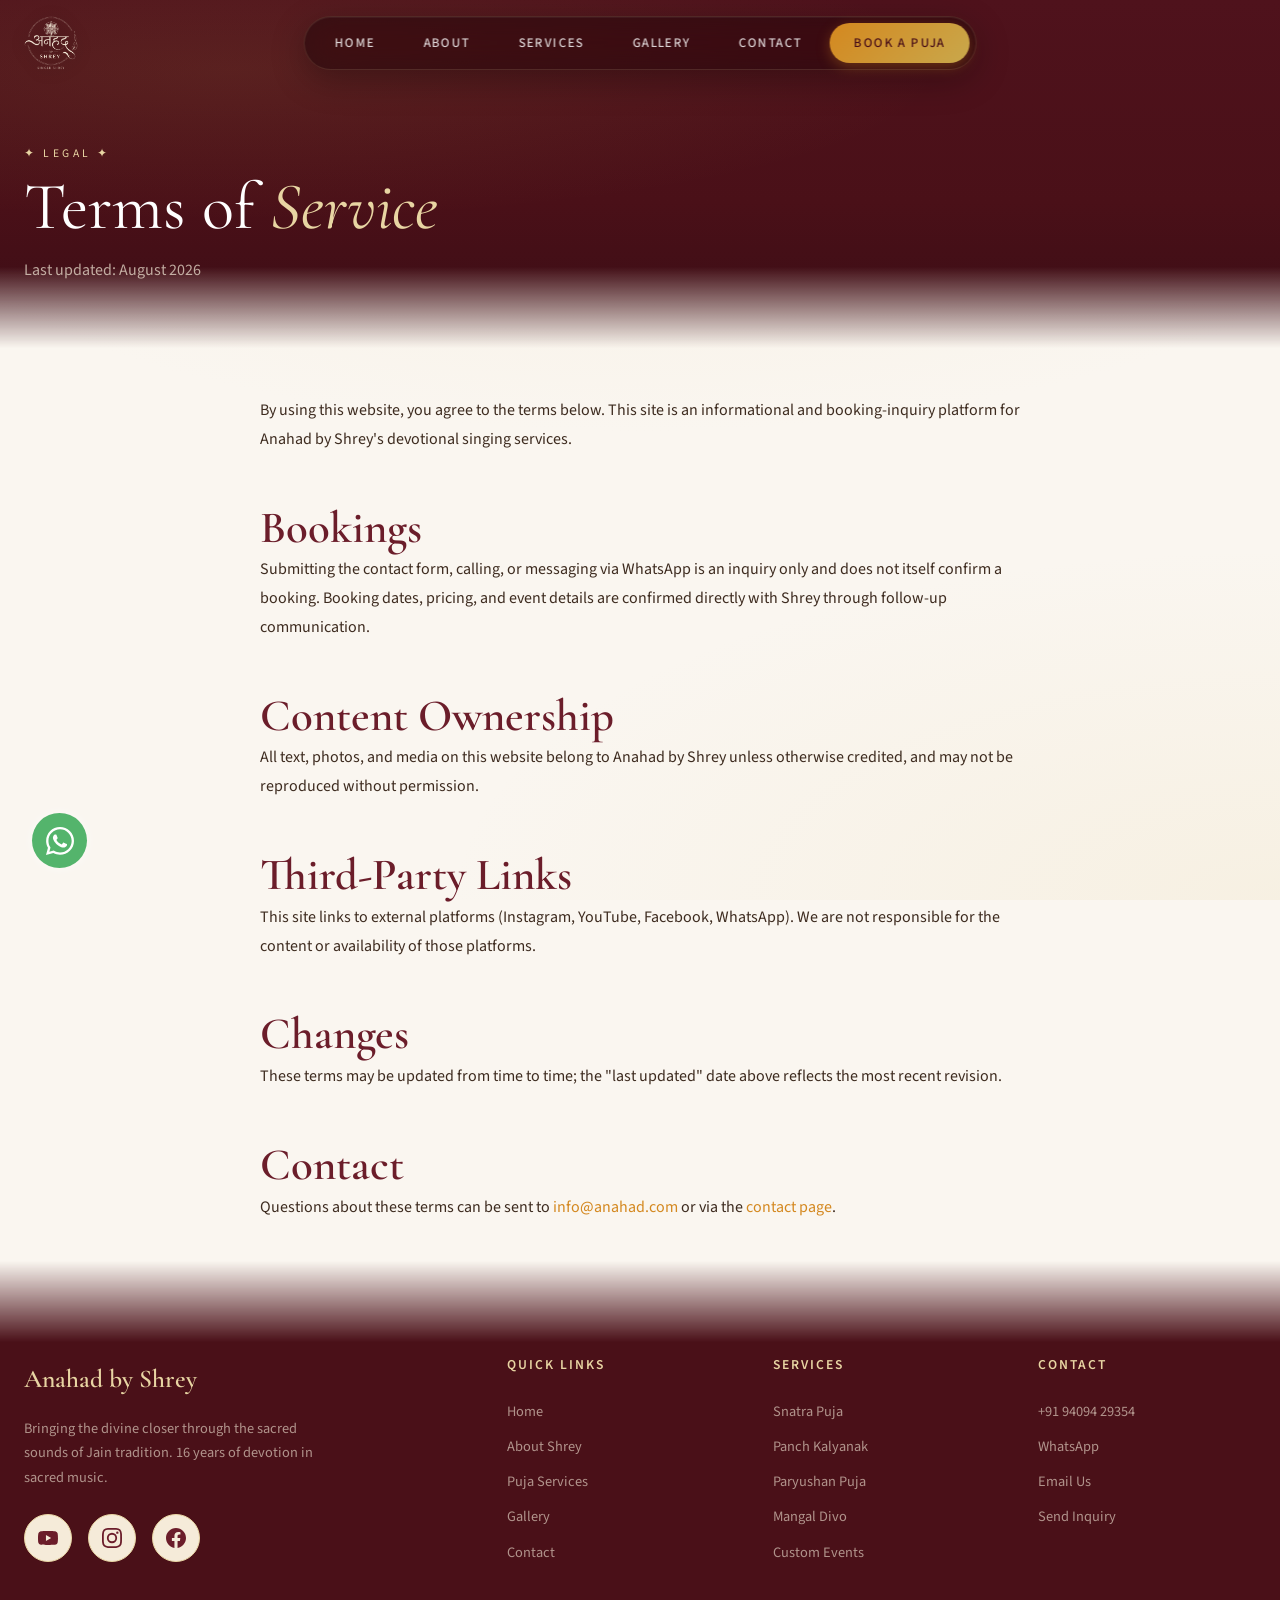
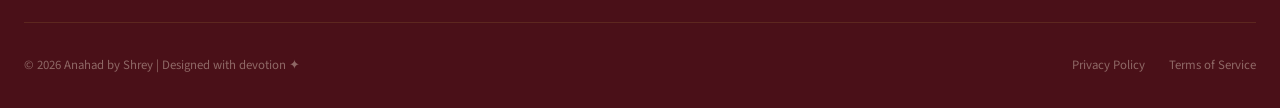
<file: terms.html>
<!DOCTYPE html>
<html lang="en">
<head>
  <meta charset="UTF-8">
  <meta name="viewport" content="width=device-width, initial-scale=1.0">
  <title>Terms of Service — Anahad by Shrey</title>
  <meta name="description" content="Terms of Service for Anahad by Shrey — booking terms and website usage terms.">
  <meta name="robots" content="noindex, follow">
  <link rel="canonical" href="https://www.anahadbyshrey.com/terms.html">
  <link rel="stylesheet" href="css/styles.css">
  <link rel="icon" href="data:image/svg+xml,<svg xmlns='http://www.w3.org/2000/svg' viewBox='0 0 100 100'><rect width='100' height='100' rx='22' fill='%23470E17'/><path d='M50 16 58 42 84 50 58 58 50 84 42 58 16 50 42 42Z' fill='%23E8D5A3'/></svg>">
</head>
<body>

  <!-- NAVIGATION -->
  <div class="nav-overlay" id="navOverlay"></div>
  <nav class="navbar" id="navbar">
    <div class="container navbar__inner">
      <a href="index.html" class="navbar__logo" aria-label="Anahad by Shrey — home">
        <img src="images/logo-mark.png" alt="Anahad by Shrey" class="navbar__logo-mark" width="750" height="747">
      </a>
      <div class="navbar__links" id="navLinks">
        <a href="index.html">Home</a>
        <a href="about.html">About</a>
        <a href="services.html">Services</a>
        <a href="gallery.html">Gallery</a>
        <a href="contact.html">Contact</a>
        <a href="services.html" class="navbar__cta">Book a Puja</a>
      </div>
      <button class="navbar__hamburger" id="hamburger" aria-label="Toggle menu" aria-expanded="false" aria-controls="navLinks">
        <span></span>
        <span></span>
        <span></span>
      </button>
    </div>
  </nav>

  <!-- PAGE HEADER -->
  <header class="page-header">
    <div class="container page-header__content">
      <p class="page-header__pretitle">✦ Legal ✦</p>
      <h1>Terms of <span>Service</span></h1>
      <div class="ornament"><span class="ornament__icon">✦</span></div>
      <p class="page-header__subtitle">Last updated: August 2026</p>
    </div>
  </header>

  <!-- CONTENT -->
  <section class="section section--cream">
    <div class="container">
      <div class="reveal" style="max-width: 760px; margin: 0 auto; line-height: 1.8;">
        <p>By using this website, you agree to the terms below. This site is an informational and booking-inquiry platform for Anahad by Shrey's devotional singing services.</p>

        <h2 style="margin-top: var(--space-2xl);">Bookings</h2>
        <p>Submitting the contact form, calling, or messaging via WhatsApp is an inquiry only and does not itself confirm a booking. Booking dates, pricing, and event details are confirmed directly with Shrey through follow-up communication.</p>

        <h2 style="margin-top: var(--space-2xl);">Content Ownership</h2>
        <p>All text, photos, and media on this website belong to Anahad by Shrey unless otherwise credited, and may not be reproduced without permission.</p>

        <h2 style="margin-top: var(--space-2xl);">Third-Party Links</h2>
        <p>This site links to external platforms (Instagram, YouTube, Facebook, WhatsApp). We are not responsible for the content or availability of those platforms.</p>

        <h2 style="margin-top: var(--space-2xl);">Changes</h2>
        <p>These terms may be updated from time to time; the "last updated" date above reflects the most recent revision.</p>

        <h2 style="margin-top: var(--space-2xl);">Contact</h2>
        <p>Questions about these terms can be sent to <a href="mailto:info@anahad.com">info@anahad.com</a> or via the <a href="contact.html">contact page</a>.</p>
      </div>
    </div>
  </section>

  <!-- FOOTER -->
  <footer class="footer footer--full">
    <div class="container">
      <div class="footer__grid">
        <div class="footer__brand">
          <span class="footer__brand-name">Anahad by Shrey</span>
          <p>Bringing the divine closer through the sacred sounds of Jain tradition. 16 years of devotion in sacred music.</p>
          <div class="contact__social" style="margin-top: var(--space-lg);">
            <a href="https://youtube.com/@shahshrey_?feature=shared" target="_blank" rel="noopener" class="social-link" aria-label="YouTube">
              <svg width="20" height="20" viewBox="0 0 24 24" fill="currentColor"><path d="M23.498 6.186a3.016 3.016 0 0 0-2.122-2.136C19.505 3.545 12 3.545 12 3.545s-7.505 0-9.377.505A3.017 3.017 0 0 0 .502 6.186C0 8.07 0 12 0 12s0 3.93.502 5.814a3.016 3.016 0 0 0 2.122 2.136c1.871.505 9.376.505 9.376.505s7.505 0 9.377-.505a3.015 3.015 0 0 0 2.122-2.136C24 15.93 24 12 24 12s0-3.93-.502-5.814zM9.545 15.568V8.432L15.818 12l-6.273 3.568z"/></svg>
            </a>
            <a href="https://www.instagram.com/singershrey_?igsh=OHJnOXkwd3ZuYmd5" target="_blank" rel="noopener" class="social-link" aria-label="Instagram">
              <svg width="20" height="20" viewBox="0 0 24 24" fill="currentColor"><path d="M12 2.163c3.204 0 3.584.012 4.85.07 3.252.148 4.771 1.691 4.919 4.919.058 1.265.069 1.645.069 4.849 0 3.205-.012 3.584-.069 4.849-.149 3.225-1.664 4.771-4.919 4.919-1.266.058-1.644.07-4.85.07-3.204 0-3.584-.012-4.849-.07-3.26-.149-4.771-1.699-4.919-4.92-.058-1.265-.07-1.644-.07-4.849 0-3.204.013-3.583.07-4.849.149-3.227 1.664-4.771 4.919-4.919 1.266-.057 1.645-.069 4.849-.069zM12 0C8.741 0 8.333.014 7.053.072 2.695.272.273 2.69.073 7.052.014 8.333 0 8.741 0 12c0 3.259.014 3.668.072 4.948.2 4.358 2.618 6.78 6.98 6.98C8.333 23.986 8.741 24 12 24c3.259 0 3.668-.014 4.948-.072 4.354-.2 6.782-2.618 6.979-6.98.059-1.28.073-1.689.073-4.948 0-3.259-.014-3.667-.072-4.947-.196-4.354-2.617-6.78-6.979-6.98C15.668.014 15.259 0 12 0zm0 5.838a6.162 6.162 0 1 0 0 12.324 6.162 6.162 0 0 0 0-12.324zM12 16a4 4 0 1 1 0-8 4 4 0 0 1 0 8zm6.406-11.845a1.44 1.44 0 1 0 0 2.881 1.44 1.44 0 0 0 0-2.881z"/></svg>
            </a>
            <a href="https://www.facebook.com/shahshrey19" target="_blank" rel="noopener" class="social-link" aria-label="Facebook">
              <svg width="20" height="20" viewBox="0 0 24 24" fill="currentColor"><path d="M24 12.073c0-6.627-5.373-12-12-12s-12 5.373-12 12c0 5.99 4.388 10.954 10.125 11.854v-8.385H7.078v-3.47h3.047V9.43c0-3.007 1.792-4.669 4.533-4.669 1.312 0 2.686.235 2.686.235v2.953H15.83c-1.491 0-1.956.925-1.956 1.874v2.25h3.328l-.532 3.47h-2.796v8.385C19.612 23.027 24 18.062 24 12.073z"/></svg>
            </a>
          </div>
        </div>
        <div class="footer__col">
          <h4>Quick Links</h4>
          <ul>
            <li><a href="index.html">Home</a></li>
            <li><a href="about.html">About Shrey</a></li>
            <li><a href="services.html">Puja Services</a></li>
            <li><a href="gallery.html">Gallery</a></li>
            <li><a href="contact.html">Contact</a></li>
          </ul>
        </div>
        <div class="footer__col">
          <h4>Services</h4>
          <ul>
            <li><a href="services.html">Snatra Puja</a></li>
            <li><a href="services.html">Panch Kalyanak</a></li>
            <li><a href="services.html">Paryushan Puja</a></li>
            <li><a href="services.html">Mangal Divo</a></li>
            <li><a href="services.html">Custom Events</a></li>
          </ul>
        </div>
        <div class="footer__col">
          <h4>Contact</h4>
          <ul>
            <li><a href="tel:+919409429354">+91 94094 29354</a></li>
            <li><a href="https://wa.me/919409429354?text=Namaste%20Shrey%2C%20I%20would%20like%20to%20inquire%20about%20booking%20your%20devotional%20singing%20services%20for%20a%20puja%2Fevent.%20Could%20you%20please%20provide%20more%20details%3F%20Thank%20you%21" target="_blank">WhatsApp</a></li>
            <li><a href="mailto:info@anahad.com">Email Us</a></li>
            <li><a href="contact.html">Send Inquiry</a></li>
          </ul>
        </div>
      </div>
      <div class="footer__bottom">
        <p>© <span class="footer__year">2024</span> Anahad by Shrey | Designed with devotion ✦</p>
        <div class="footer__bottom-links">
          <a href="privacy.html">Privacy Policy</a>
          <a href="terms.html">Terms of Service</a>
        </div>
      </div>
    </div>
  </footer>

  <script src="js/vendor/lenis.min.js"></script>
  <script src="js/smooth-scroll.js"></script>
  <script src="js/icons.js"></script>
  <script src="js/main.js"></script>
  <!-- Floating Action Buttons -->
  <a href="https://wa.me/919409429354?text=Namaste%20Shrey%2C%20I%20would%20like%20to%20inquire%20about%20booking%20your%20devotional%20singing%20services%20for%20a%20puja%2Fevent.%20Could%20you%20please%20provide%20more%20details%3F%20Thank%20you%21" target="_blank" class="float-whatsapp" aria-label="Chat with Shrey on WhatsApp">
    <svg viewBox="0 0 448 512">
      <path d="M380.9 97.1C339 55.1 283.2 32 223.9 32c-122.4 0-222 99.6-222 222 0 39.1 10.2 77.3 29.6 111L0 480l117.7-30.9c32.4 17.7 68.9 27 106.1 27h.1c122.3 0 224.1-99.6 224.1-222 0-59.3-25.2-115-67.1-157zm-157 341.6c-33.2 0-65.7-8.9-94-25.7l-6.7-4-69.8 18.3L72 359.2l-4.4-7c-18.5-29.4-28.2-63.3-28.2-98.2 0-101.7 82.8-184.5 184.6-184.5 49.3 0 95.6 19.2 130.4 54.1 34.8 34.9 56.2 81.2 56.1 130.5 0 101.8-84.9 184.6-186.6 184.6zm101.2-138.2c-5.5-2.8-32.8-16.2-37.9-18-5.1-1.9-8.8-2.8-12.5 2.8-3.7 5.6-14.3 18-17.6 21.8-3.2 3.7-6.5 4.2-12 1.4-32.6-16.3-54-29.1-75.5-66-5.7-9.8 5.7-9.1 16.3-30.3 1.8-3.7.9-6.9-.5-9.7-1.4-2.8-12.5-30.1-17.1-41.2-4.5-10.8-9.1-9.3-12.5-9.5-3.2-.2-6.9-.2-10.6-.2-3.7 0-9.7 1.4-14.8 6.9-5.1 5.6-19.4 19-19.4 46.3 0 27.3 19.9 53.7 22.6 57.4 2.8 3.7 39.1 59.7 94.8 83.8 35.2 15.2 49 16.5 66.6 13.9 10.7-1.6 32.8-13.4 37.4-26.4 4.6-13 4.6-24.1 3.2-26.4-1.3-2.5-5-3.9-10.5-6.6z" fill="currentColor"/>
    </svg>
  </a>
  <button class="float-scrollup" id="scrollTopBtn" aria-label="Scroll to top" onclick="window.scrollTo({top: 0, behavior: 'smooth'});">
    <svg viewBox="0 0 24 24"><path d="M18 15l-6-6-6 6"/></svg>
  </button>

</body>
</html>
</file>
<file: css/styles.css>
/* =============================================
   ANAHAD BY SHREY — Design System & Styles
   Sacred. Elegant. Premium.
   ============================================= */

/* ── Google Fonts ── */
@import url('https://fonts.googleapis.com/css2?family=Cormorant+Garamond:ital,wght@0,300;0,400;0,500;0,600;0,700;1,400;1,500&family=Source+Sans+3:ital,wght@0,300;0,400;0,500;0,600;0,700;1,400&family=Noto+Serif+Devanagari:wght@400;500;600;700&display=swap');

/* ── Lenis (vendored, v1.3.25 — dist/lenis.css, verbatim) ── */
html.lenis,
html.lenis body {
  height: auto;
}

.lenis:not(.lenis-autoToggle).lenis-stopped {
  overflow: clip;
}

.lenis [data-lenis-prevent],
.lenis [data-lenis-prevent-wheel],
.lenis [data-lenis-prevent-touch],
.lenis [data-lenis-prevent-vertical],
.lenis [data-lenis-prevent-horizontal] {
  overscroll-behavior: contain;
}

.lenis.lenis-smooth iframe {
  pointer-events: none;
}

.lenis.lenis-autoToggle {
  transition-property: overflow;
  transition-duration: 1ms;
  transition-behavior: allow-discrete;
}

/* ── Design Tokens ── */
:root {
  /* Colors — Jain Temple Palette */
  --ivory: #FAF6F0;
  --cream: #F5EBD9;
  --cream-dark: #EDE0C8;
  --saffron: #D4881F;
  --saffron-light: #E9A84A;
  --saffron-glow: rgba(212, 136, 31, 0.25);
  --gold: #C9A84C;
  --gold-light: #E8D5A3;
  --gold-pale: rgba(201, 168, 76, 0.1);
  --maroon: #6B1D2A;
  --maroon-light: #8B2E3D;
  --maroon-dark: #4A1018;
  --white: #FFFFFF;
  --text-dark: #2C1810;
  --text-body: #3D2B1F;
  --text-muted: #7A6B5D;
  --overlay-dark: rgba(44, 24, 16, 0.85);
  --overlay-light: rgba(250, 246, 240, 0.95);

  /* Typography */
  --font-heading: 'Cormorant Garamond', 'Georgia', serif;
  --font-body: 'Source Sans 3', 'Segoe UI', sans-serif;
  --font-devanagari: 'Noto Serif Devanagari', serif;

  /* Spacing */
  --space-xs: 0.25rem;
  --space-sm: 0.5rem;
  --space-md: 1rem;
  --space-lg: 1.5rem;
  --space-xl: 2rem;
  --space-2xl: 3rem;
  --space-3xl: 4rem;
  --space-4xl: 6rem;
  --space-5xl: 8rem;

  /* Borders & Radius */
  --radius-sm: 4px;
  --radius-md: 8px;
  --radius-lg: 12px;
  --radius-xl: 20px;
  --radius-2xl: 28px;
  --radius-full: 50%;

  /* Shadows */
  --shadow-sm: 0 1px 3px rgba(44, 24, 16, 0.08);
  --shadow-md: 0 4px 12px rgba(44, 24, 16, 0.1);
  --shadow-lg: 0 8px 30px rgba(44, 24, 16, 0.12);
  --shadow-xl: 0 16px 50px rgba(44, 24, 16, 0.15);
  --shadow-gold: 0 4px 20px rgba(201, 168, 76, 0.3);
  --shadow-gold-hover: 0 6px 25px rgba(201, 168, 76, 0.5);
  --shadow-saffron-glow-lg: 0 0 20px rgba(212, 136, 31, 0.2);
  --shadow-maroon-lg: 0 30px 80px rgba(107, 29, 42, 0.2);
  --shadow-whatsapp-hover: 0 6px 25px rgba(37, 211, 102, 0.4);

  /* Brand-external colors (not part of the maroon/gold/saffron palette) */
  --color-whatsapp: #25D366;
  --color-whatsapp-hover: #1EBB56;

  /* Transitions */
  --transition-fast: 0.2s ease;
  --transition-normal: 0.35s ease;
  --transition-slow: 0.5s ease;
  --transition-spring: 0.5s cubic-bezier(0.34, 1.56, 0.64, 1);

  /* Layout */
  --container-max: 1560px;
  --container-narrow: 900px;
  --nav-height: 80px;

  /* ── Type Scale ──
     Additive: the existing ad hoc font-size declarations throughout this
     file are not mass-migrated in this pass. New/touched rules should
     prefer these tokens over new raw values. */
  --text-xs: 0.75rem;    /* 12px */
  --text-sm: 0.875rem;   /* 14px */
  --text-base: 1rem;     /* 16px */
  --text-md: 1.125rem;   /* 18px */
  --text-lg: 1.25rem;    /* 20px */
  --text-xl: 1.5rem;     /* 24px */
  --text-2xl: 2rem;      /* 32px */
  --text-3xl: 2.5rem;    /* 40px */
  --text-4xl: 3rem;      /* 48px */
  --text-5xl: 3.5rem;    /* 56px */
  --text-6xl: 4.5rem;    /* 72px */

  /* Font weight */
  --fw-light: 300;
  --fw-regular: 400;
  --fw-medium: 500;
  --fw-semibold: 600;
  --fw-bold: 700;

  /* Line height */
  --lh-tight: 1;
  --lh-heading: 1.15;
  --lh-snug: 1.2;
  --lh-normal: 1.5;
  --lh-relaxed: 1.6;
  --lh-loose: 1.7;
  --lh-looser: 1.8;

  /* ── Semantic Color Layer ──
     Additive aliases over the primitives above. Existing rules that
     reference primitives directly (e.g. var(--cream)) keep working —
     these are for new/touched rules going forward. */
  --surface-page: var(--ivory);
  --surface-card: var(--white);
  --surface-sunken: var(--cream);
  --surface-inverse: var(--maroon);
  --text-primary: var(--text-dark);
  --text-secondary: var(--text-body);
  --text-tertiary: var(--text-muted);
  --text-on-dark: var(--white);
  --text-on-dark-muted: rgba(245, 235, 217, 0.7);
  --border-subtle: var(--cream-dark);
  --border-default: var(--gold-light);
  --border-strong: var(--gold);
  --cta-primary: var(--saffron);
  --cta-primary-hover: var(--gold);
  --danger: #B3261E;

  /* Contrast-safe text tokens (fix for WCAG AA failures on --cream) */
  --eyebrow-text: #A5650F;      /* ~4.6:1 on --cream, replaces --gold-light/--saffron for eyebrow/pretitle text */
  --text-muted-safe: #6B5B4C;   /* ~5.1:1 on --cream, replaces --text-muted for small text on cream/ivory */

  /* Focus ring — chosen to read on white, cream, and maroon-dark surfaces alike */
  --focus-ring-color: var(--gold);
  --focus-ring-width: 2px;
  --focus-ring-offset: 2px;
  --input-focus-ring: 0 0 0 3px var(--saffron-glow);

  /* Component tokens */
  --btn-padding-y: 14px;
  --btn-padding-x: 32px;
  --btn-radius: var(--radius-sm);
  --btn-min-height: 44px;
  --btn-font-size: var(--text-sm);
  --card-radius: var(--radius-lg);
  --card-radius-feature: var(--radius-2xl);
  --card-shadow-rest: var(--shadow-md);
  --card-shadow-hover: var(--shadow-xl);
  --card-padding: var(--space-lg);
  --input-height: 44px;
  --input-border: var(--border-default);
  --input-radius: var(--radius-md);
  --icon-sm: 16px;
  --icon-md: 24px;
  --icon-lg: 32px;
  --icon-xl: 48px;

  /* z-index scale — replaces informal magic numbers used throughout */
  --z-base: 0;
  --z-raised: 1;
  --z-content: 2;
  --z-decoration: 3;
  --z-floating: 5;
  --z-sticky: 10;
  --z-effect-overlay: 80;
  --z-header: 999;
  --z-header-active: 1000;

  /* Height of the fixed title bar. Anything that must not sit underneath it
     (the hero copy, the ring's safe area) measures from this. */
  --nav-h: 86px;
  --z-nav-overlay: 1001;
  --z-modal-backdrop: 2000;
  --z-modal: 3000;

  /* Motion — premium easing/duration tokens (Linear/Vercel/Framer-style).
     --transition-spring above is reused for magnetic/spring-back motion. */
  --ease-out-expo: cubic-bezier(0.16, 1, 0.3, 1);
  --ease-out-quint: cubic-bezier(0.22, 1, 0.36, 1);
  --duration-micro: 180ms;
  --duration-fast: 250ms;
  --duration-base: 400ms;
  --duration-slow: 600ms;
}

/* Breakpoint convention (documentation only — custom properties cannot be
   interpolated into @media conditions without a preprocessor):
   1024px = tablet, 768px = mobile-landscape, 480px = mobile-portrait.
   Always use these exact values for new media queries. */

/* ── Reset & Base ── */
*,
*::before,
*::after {
  margin: 0;
  padding: 0;
  box-sizing: border-box;
}

html {
  scroll-behavior: smooth;
  font-size: 16px;
  -webkit-font-smoothing: antialiased;
  -moz-osx-font-smoothing: grayscale;
}

/* The page surface, painted once. Every light section is transparent and sits
   on this, so there are no section-to-section colour steps anywhere. The wash
   is fixed to the viewport rather than the document, which keeps it from
   banding on long pages. */
body {
  font-family: var(--font-body);
  color: var(--text-body);
  background-color: var(--ivory);
  background-image:
    radial-gradient(120% 80% at 50% 0%, rgba(245, 235, 217, 0.75), transparent 60%),
    radial-gradient(100% 60% at 100% 100%, rgba(232, 213, 163, 0.18), transparent 65%);
  background-attachment: fixed;
  line-height: 1.7;
  overflow-x: hidden;
}

body.modal-open {
  overflow: hidden;
}

img {
  max-width: 100%;
  height: auto;
  display: block;
}

a {
  color: var(--saffron);
  text-decoration: none;
  transition: color var(--transition-fast);
}

a:hover {
  color: var(--maroon);
}

ul, ol {
  list-style: none;
}

button {
  font-family: inherit;
  cursor: pointer;
  border: none;
  background: none;
}

input, textarea, select {
  font-family: inherit;
  font-size: 1rem;
}

/* ── Typography ── */
h1, h2, h3, h4, h5, h6 {
  font-family: var(--font-heading);
  color: var(--maroon);
  font-weight: var(--fw-semibold);
  line-height: var(--lh-snug);
}

/* These are the values that actually render (previously duplicated by a
   second "Flexible Typography" block later in the cascade that silently
   won and made this block dead code — deduped here, values preserved). */
h1 { font-size: clamp(var(--text-2xl), 5vw, var(--text-5xl)); }
h2 { font-size: clamp(var(--text-xl), 4vw, 2.8rem); }
h3 { font-size: clamp(1.2rem, 3vw, var(--text-2xl)); }
h4 { font-size: clamp(1.1rem, 2vw, var(--text-xl)); }

p {
  margin-bottom: var(--space-md);
  color: var(--text-body);
  font-size: clamp(0.9rem, 2vw, var(--text-base));
}

.font-devanagari {
  font-family: var(--font-devanagari);
}

/* ── Layout ── */
.container {
  width: 100%;
  max-width: var(--container-max);
  margin: 0 auto;
  padding: 0 var(--space-xl);
}

.container--narrow {
  max-width: var(--container-narrow);
}

.section {
  padding: 48px 0;
  position: relative;
}

/* Transparent on purpose. This used to paint itself cream against an ivory
   page, and the two-tone step was the hard horizontal line visible between
   every pair of sections. The page surface is now painted once, on <body>,
   and every light section simply sits on it. The class is kept because the
   markup and the section rhythm still use it. */
.section--cream {
  background-color: transparent;
  padding-bottom: 24px;
}

.section--maroon {
  background-color: var(--maroon-dark);
  color: var(--cream);
}

.section--maroon h2,
.section--maroon h3,
.section--maroon h4 {
  color: var(--gold-light);
}

.section--maroon p {
  color: var(--cream);
}

/* ── Section Headers ── */
.section-header {
  text-align: center;
  margin-bottom: var(--space-3xl);
}

.section-header h2 {
  margin-bottom: var(--space-md);
}

.section-header p {
  font-size: 1.125rem;
  color: var(--text-muted);
  max-width: 600px;
  margin: 0 auto;
}

/* Ornamental Divider */
.ornament {
  display: flex;
  align-items: center;
  justify-content: center;
  gap: var(--space-md);
  margin: var(--space-lg) 0;
}

.ornament::before,
.ornament::after {
  content: '';
  width: 60px;
  height: 1px;
  background: linear-gradient(90deg, transparent, var(--gold), transparent);
}

.ornament__icon {
  color: var(--gold);
  font-size: 1.2rem;
}

/* ══════════════════════════════════════════
   NAVIGATION
   ══════════════════════════════════════════ */

/* The bar is static: it does not hide on scroll down and does not reappear on
   scroll up. It carries no solid panel either — just a faint frosted wash, so
   type passing underneath is legible without the bar reading as a separate
   block sitting on top of the page. `.scrolled` is a colour-only modifier: it
   says "the content behind me is light now", nothing more. */
/* ── The bar ──
   Modelled on sports.withgoogle.com/teamusa: the bar itself paints nothing,
   and everything visible is the pill floating in the middle of it. The bar
   also hides on the way down and slides back on the way up, so it is out of
   the way while reading and one flick away when wanted. The easing is the
   reference's own — a long, late-braking curve that makes the return read as
   the bar catching up rather than snapping in. */
.navbar {
  position: fixed;
  top: 0;
  left: 0;
  width: 100%;
  z-index: var(--z-header-active);
  padding: var(--space-md) 0;
  background: transparent;
  transition:
    transform 0.4s cubic-bezier(0.22, 0.31, 0, 1),
    visibility 0.4s cubic-bezier(0.22, 0.31, 0, 1);
}

.navbar--hidden {
  transform: translateY(calc(-100% - 8px));
  visibility: hidden;
}

/* The pill is centred in the bar rather than laid out in the flow, so its
   position does not shift when the logo's width changes between pages. */
.navbar__inner {
  display: flex;
  align-items: center;
  justify-content: space-between;
  position: relative;
}

.navbar__logo {
  display: block;
  line-height: 0;
}

/* The mark is flat ivory artwork on transparency, so it reads on the dark hero
   as drawn. Over the cream sections it would all but disappear, hence the
   light-state filter below — brightness alone keeps the star's facet lines,
   which an alpha mask would have flattened into a solid blob. */
.navbar__logo-mark {
  display: block;
  height: 54px;
  width: auto;
  transition: filter var(--transition-normal);
  filter: drop-shadow(0 2px 10px rgba(0, 0, 0, 0.45));
}

.navbar.scrolled .navbar__logo-mark,
.navbar--light .navbar__logo-mark {
  filter: brightness(0.34) contrast(1.35) saturate(2.1);
}

/* ── The pill ──
   Centred on the bar and independent of the flow, so the logo on the left and
   the hamburger on the right cannot push it off-centre. */
.navbar__links {
  position: absolute;
  left: 50%;
  top: 50%;
  transform: translate(-50%, -50%);
  display: flex;
  align-items: center;
  gap: 0;
  padding: 6px;
  border-radius: 999px;
  background: rgba(28, 8, 12, 0.55);
  border: 1px solid rgba(232, 213, 163, 0.14);
  backdrop-filter: blur(18px) saturate(140%);
  -webkit-backdrop-filter: blur(18px) saturate(140%);
  box-shadow:
    0 10px 34px rgba(0, 0, 0, 0.28),
    inset 0 1px 0 rgba(255, 255, 255, 0.05);
  transition:
    background-color 0.6s ease,
    border-color 0.6s ease,
    box-shadow 0.6s ease;
}

/* Over the light run of the page the pill inverts to an ivory capsule. */
.navbar.scrolled .navbar__links {
  background: rgba(255, 253, 250, 0.82);
  border-color: rgba(74, 16, 24, 0.10);
  box-shadow:
    0 10px 34px rgba(74, 16, 24, 0.13),
    inset 0 1px 0 rgba(255, 255, 255, 0.85);
}

/* The follower — one pill that slides and resizes to sit behind whichever
   item is active or hovered, instead of every item painting its own
   background. Because a single element moves, the highlight travels between
   items rather than blinking out of one and into the next. Injected by
   js/main.js; it is decoration, so it does not belong in the markup. */
.navbar__follower {
  position: absolute;
  left: 0;
  top: 6px;
  height: calc(100% - 12px);
  width: 0;
  border-radius: 999px;
  background: rgba(232, 213, 163, 0.14);
  border: 1px solid rgba(232, 213, 163, 0.22);
  pointer-events: none;
  opacity: 0;
  transition:
    transform 0.6s cubic-bezier(0.22, 0.31, 0, 1),
    width 0.6s cubic-bezier(0.22, 0.31, 0, 1),
    opacity 0.35s ease,
    background-color 0.6s ease,
    border-color 0.6s ease;
}

.navbar__follower.is-ready {
  opacity: 1;
}

.navbar.scrolled .navbar__follower {
  background: rgba(74, 16, 24, 0.07);
  border-color: rgba(74, 16, 24, 0.12);
}

.navbar__links a {
  position: relative;
  z-index: 1;
  font-family: var(--font-body);
  font-size: 0.82rem;
  font-weight: 500;
  color: rgba(255, 255, 255, 0.82);
  text-transform: uppercase;
  letter-spacing: 1.4px;
  white-space: nowrap;
  padding: 0 var(--space-lg);
  height: 40px;
  display: inline-flex;
  align-items: center;
  border-radius: 999px;
  transition: color 0.45s ease;
}

.navbar__links a.active,
.navbar__links a:hover {
  color: var(--gold-light);
}

.navbar.scrolled .navbar__links a,
.navbar--light .navbar__links a {
  color: rgba(60, 32, 24, 0.72);
}

.navbar.scrolled .navbar__links a.active,
.navbar.scrolled .navbar__links a:hover,
.navbar--light .navbar__links a:hover {
  color: var(--maroon);
}

/* The one item that is not navigation. It keeps its own solid fill in both
   themes, so the follower never sits behind it. */
.navbar__cta {
  background: linear-gradient(135deg, var(--saffron) 0%, var(--gold) 100%);
  color: var(--maroon-dark) !important;
  font-weight: 700;
  margin-left: var(--space-xs);
  box-shadow: 0 4px 14px rgba(212, 136, 31, 0.32);
  transition: transform 0.45s cubic-bezier(0.22, 0.31, 0, 1), box-shadow 0.45s ease;
}

.navbar__cta:hover {
  color: var(--maroon-dark) !important;
  transform: translateY(-1px);
  box-shadow: 0 7px 20px rgba(212, 136, 31, 0.45);
}

.navbar--light .navbar__hamburger span {
  background: var(--maroon);
}

/* Hamburger */
.navbar__hamburger {
  display: none;
  flex-direction: column;
  gap: 5px;
  padding: var(--space-sm);
  z-index: var(--z-nav-overlay);
}

.navbar__hamburger span {
  display: block;
  width: 26px;
  height: 2px;
  background: var(--white);
  border-radius: 2px;
  transition: all var(--transition-normal);
}

.navbar.scrolled .navbar__hamburger span {
  background: var(--maroon);
}

.navbar__hamburger.open span:nth-child(1) {
  transform: rotate(45deg) translate(5px, 5px);
}

.navbar__hamburger.open span:nth-child(2) {
  opacity: 0;
}

.navbar__hamburger.open span:nth-child(3) {
  transform: rotate(-45deg) translate(5px, -5px);
}

/* Mobile Nav */
@media (max-width: 768px) {
  .navbar__hamburger {
    display: flex;
  }

  /* The pill is a desktop idiom — there is no room to float a capsule of six
     items on a phone, so below this width it reverts to the drawer. Every
     property the pill set has to be unwound explicitly, including the centring
     transform, or the drawer inherits them and sits half off-screen. */
  .navbar__links {
    position: fixed;
    top: 0;
    left: auto;
    right: -100%;
    transform: none;
    width: 75%;
    max-width: 320px;
    height: 100vh;
    background: var(--maroon-dark);
    border: 0;
    border-radius: 0;
    backdrop-filter: none;
    -webkit-backdrop-filter: none;
    flex-direction: column;
    justify-content: center;
    gap: var(--space-lg);
    padding: var(--space-3xl);
    transition: right var(--transition-normal);
    box-shadow: -10px 0 30px rgba(0, 0, 0, 0.3);
  }

  .navbar.scrolled .navbar__links {
    background: var(--maroon-dark);
    box-shadow: -10px 0 30px rgba(0, 0, 0, 0.3);
  }

  .navbar__links.open {
    right: 0;
  }

  .navbar__links a {
    color: var(--cream) !important;
    font-size: 1.1rem;
    height: auto;
    padding: var(--space-sm) var(--space-md);
  }

  .navbar__links a:hover,
  .navbar__links a.active {
    color: var(--gold-light) !important;
  }

  .navbar__cta {
    color: var(--maroon-dark) !important;
    margin-left: 0;
    margin-top: var(--space-md);
    justify-content: center;
    padding: var(--space-md) var(--space-lg);
  }

  /* No follower in the drawer — it is positioned against a horizontal row. */
  .navbar__follower {
    display: none;
  }
}

/* Mobile overlay */
.nav-overlay {
  position: fixed;
  top: 0;
  left: 0;
  width: 100%;
  height: 100%;
  background: rgba(0, 0, 0, 0.5);
  z-index: var(--z-header);
  opacity: 0;
  visibility: hidden;
  transition: all var(--transition-normal);
}

.nav-overlay.visible {
  opacity: 1;
  visibility: visible;
}

/* ══════════════════════════════════════════
   HERO SECTION
   ══════════════════════════════════════════ */

.hero {
  position: relative;
  min-height: 100vh;
  display: flex;
  align-items: center;
  justify-content: center;
  text-align: center;
  overflow: hidden;
  background-color: var(--maroon-dark);
}

.hero__bg {
  position: absolute;
  inset: 0;
  z-index: var(--z-raised);
}

.hero__bg-image {
  width: 100%;
  height: 100%;
  object-fit: cover;
  object-position: left 30%;
  opacity: 0.4;
}

/* Placeholder when no image */
.hero__bg-placeholder {
  width: 100%;
  height: 100%;
  background: linear-gradient(
    135deg,
    var(--maroon-dark) 0%,
    #3D1520 25%,
    var(--maroon) 50%,
    #5A1A25 75%,
    var(--maroon-dark) 100%
  );
  background-size: 400% 400%;
  animation: heroGradient 15s ease infinite;
}

@keyframes heroGradient {
  0%, 100% { background-position: 0% 50%; }
  50% { background-position: 100% 50%; }
}

.hero__overlay {
  position: absolute;
  inset: 0;
  background: linear-gradient(
    180deg,
    rgba(74, 16, 24, 0.6) 0%,
    rgba(44, 24, 16, 0.7) 50%,
    rgba(74, 16, 24, 0.8) 100%
  );
  z-index: var(--z-content);
}

/* ── Photo Hero Variant: Whitish faded background ── */
.hero--photo {
  background-color: var(--ivory);
}

.hero--photo .hero__bg-image {
  opacity: 0.85; /* Photo fully bright and visible */
  filter: saturate(1.1) brightness(1.05); /* Slight pop in colors */
}

.hero--photo .hero__overlay--light {
  background: linear-gradient(
    to right,
    rgba(250, 246, 240, 0) 0%,     /* Left side totally transparent for photo */
    rgba(250, 246, 240, 0.4) 40%,  /* Starts fading to solid */
    rgba(250, 246, 240, 0.9) 60%,  /* Solid background for text readability */
    rgba(250, 246, 240, 1) 100%    /* Full ivory on right edge */
  );
}

.hero--photo .hero__overlay--dark {
  background: linear-gradient(
    to right,
    rgba(44, 24, 16, 0.95) 0%,
    rgba(44, 24, 16, 0.8) 30%,
    rgba(44, 24, 16, 0.3) 70%,
    transparent 100%
  );
}

/* Text colors for light photo background */
.hero--photo .hero__pretitle {
  color: var(--eyebrow-text);
}

.hero--photo .hero__title {
  color: var(--maroon-dark);
}

.hero--photo .hero__title em {
  color: var(--saffron);
}

.hero--photo .hero__tagline {
  color: var(--text-body);
}

.hero--photo .hero__scroll {
  color: var(--saffron);
}

.hero--photo .hero__scroll-line {
  background: var(--gold);
}

.hero--photo .hero__scroll-line::after {
  background: var(--saffron);
}

/* Adjust navbar for light hero */
.hero--photo ~ .hero__scroll,
.hero--photo .hero__scroll span {
  color: var(--saffron);
}

/* Button overrides for light hero */
.hero--photo .btn--outline {
  color: var(--maroon);
  border-color: var(--maroon);
}

.hero--photo .btn--outline:hover {
  background: var(--maroon);
  color: var(--white);
}

/* Decorative Symbol Watermark */
.hero__watermark {
  position: absolute;
  top: 50%;
  left: 50%;
  transform: translate(-50%, -50%);
  width: 500px;
  height: 500px;
  opacity: 0.04;
  z-index: var(--z-content);
  animation: float 8s ease-in-out infinite;
}

@keyframes float {
  0%, 100% { transform: translate(-50%, -50%) scale(1); }
  50% { transform: translate(-50%, -52%) scale(1.02); }
}

.hero__content {
  position: relative;
  z-index: var(--z-decoration);
  max-width: 800px;
  padding: 0 var(--space-xl);
}

/* ── Split Hero Layout ── */
.hero--split {
  text-align: left;
  align-items: center;
}

.hero__split-grid {
  position: relative;
  z-index: var(--z-decoration);
  display: grid;
  grid-template-columns: 55% 45%;
  gap: var(--space-3xl);
  align-items: center;
  min-height: 100vh;
  padding-top: var(--nav-height);
}

.hero__content--right {
  max-width: 600px;
  padding: 0;
}

.hero--split .hero__title {
  font-size: clamp(2.4rem, 5vw, 4rem);
  font-weight: 600;
  line-height: 1.15;
  margin-bottom: var(--space-lg);
}

.hero--split .hero__tagline {
  margin: 0 0 var(--space-2xl);
  max-width: 480px;
  font-size: 1rem;
}

.hero--split .hero__buttons {
  justify-content: flex-start;
}



.hero__pretitle {
  font-family: var(--font-body);
  font-size: 0.85rem;
  text-transform: uppercase;
  letter-spacing: 4px;
  color: var(--eyebrow-text);
  margin-bottom: var(--space-lg);
  opacity: 1;
  animation: fadeInUp 0.8s ease 0.3s both;
}

.hero__title {
  font-family: var(--font-heading);
  font-size: clamp(3rem, 8vw, 5.5rem);
  font-weight: 300;
  color: var(--white);
  margin-bottom: var(--space-md);
  opacity: 1;
  animation: fadeInUp 0.8s ease 0.5s both;
}

.hero__title em {
  font-style: italic;
  color: var(--gold-light);
  font-weight: 400;
}

.hero__subtitle {
  font-family: var(--font-heading);
  font-size: clamp(1.1rem, 2.5vw, 1.5rem);
  color: var(--gold-light);
  font-weight: 400;
  margin-bottom: var(--space-lg);
  opacity: 1;
  animation: fadeInUp 0.8s ease 0.7s both;
}

.hero__tagline {
  font-family: var(--font-body);
  font-size: 1.05rem;
  color: rgba(245, 235, 217, 0.85);
  max-width: 550px;
  margin: 0 auto var(--space-2xl);
  line-height: 1.8;
  opacity: 1;
  animation: fadeInUp 0.8s ease 0.9s both;
}

.hero__buttons {
  display: flex;
  gap: var(--space-lg);
  justify-content: center;
  flex-wrap: wrap;
  opacity: 1;
  animation: fadeInUp 0.8s ease 1.1s both;
}

/* Scroll indicator */
.hero__scroll {
  position: absolute;
  bottom: 30px;
  left: 50%;
  transform: translateX(-50%);
  z-index: var(--z-decoration);
  display: flex;
  flex-direction: column;
  align-items: center;
  gap: var(--space-sm);
  color: var(--gold-light);
  font-size: 0.75rem;
  letter-spacing: 2px;
  text-transform: uppercase;
  opacity: 1;
  animation: fadeInUp 0.8s ease 1.3s both;
}

.hero__scroll-line {
  width: 1px;
  height: 40px;
  background: var(--gold-light);
  position: relative;
  overflow: hidden;
}

.hero__scroll-line::after {
  content: '';
  position: absolute;
  top: -100%;
  left: 0;
  width: 100%;
  height: 100%;
  background: var(--white);
  animation: scrollLine 2s ease-in-out infinite;
}

@keyframes scrollLine {
  0% { top: -100%; }
  50% { top: 100%; }
  100% { top: 100%; }
}

/* ── Buttons ── */
.btn {
  display: inline-flex;
  align-items: center;
  gap: var(--space-sm);
  min-height: var(--btn-min-height);
  padding: var(--btn-padding-y) var(--btn-padding-x);
  font-family: var(--font-body);
  font-size: var(--btn-font-size);
  font-weight: var(--fw-semibold);
  text-transform: uppercase;
  letter-spacing: 2px;
  border-radius: var(--btn-radius);
  transition: background var(--transition-normal), color var(--transition-normal),
    box-shadow var(--transition-normal), border-color var(--transition-normal),
    transform var(--duration-fast) var(--ease-out-quint);
  position: relative;
  overflow: hidden;
}

.btn:active {
  transform: translateY(0) scale(0.96);
  transition: transform var(--duration-micro) var(--ease-out-quint);
}

.btn--primary {
  background: linear-gradient(135deg, var(--saffron), var(--gold));
  color: var(--white);
  box-shadow: var(--shadow-gold);
}

.btn--primary:hover {
  transform: translateY(-2px);
  box-shadow: var(--shadow-gold-hover);
  color: var(--white);
}

.btn--primary::before {
  content: '';
  position: absolute;
  top: 0;
  left: -100%;
  width: 100%;
  height: 100%;
  background: linear-gradient(90deg, transparent, rgba(255,255,255,0.2), transparent);
  transition: left 0.5s ease;
}

.btn--primary:hover::before {
  left: 100%;
}

.btn--outline {
  background: transparent;
  color: var(--gold-light);
  border: 1.5px solid var(--gold-light);
}

.btn--outline:hover {
  background: var(--gold-light);
  color: var(--maroon-dark);
  transform: translateY(-2px);
}

.btn--maroon {
  background: var(--maroon);
  color: var(--white);
}

.btn--maroon:hover {
  background: var(--maroon-light);
  transform: translateY(-2px);
  box-shadow: var(--shadow-lg);
  color: var(--white);
}

/* Intentionally larger than the shared .btn base — primary conversion CTA. */
.btn--whatsapp {
  background: var(--color-whatsapp);
  color: var(--white);
  font-size: var(--text-base);
  padding: 16px 40px;
}

.btn--whatsapp:hover {
  background: var(--color-whatsapp-hover);
  transform: translateY(-2px);
  box-shadow: var(--shadow-whatsapp-hover);
  color: var(--white);
}

/* ══════════════════════════════════════════
   ABOUT SECTION
   ══════════════════════════════════════════ */

/* The portrait column is deliberately the narrower of the two. At 1fr 1fr the
   portrait grew to ~980px tall while the bio beside it ran out at ~450px,
   which is the large empty block that used to sit under the stat cards. */
.about__grid {
  display: grid;
  grid-template-columns: minmax(280px, 0.8fr) 1.2fr;
  gap: var(--space-3xl);
  align-items: center;
  margin-bottom: var(--space-3xl);
}

/* Capped so the portrait can never drive the row height on a wide screen. */
.about__portrait {
  width: 100%;
  aspect-ratio: 4 / 5;
  max-height: 560px;
  object-fit: cover;
  object-position: center 22%;
  border-radius: inherit;
  display: block;
}

.about__image-wrapper {
  position: relative;
}

.about__image-frame {
  position: relative;
  border-radius: var(--radius-lg);
  overflow: hidden;
  box-shadow: var(--shadow-xl);
}

.about__image-frame::after {
  content: '';
  position: absolute;
  inset: 0;
  border: 2px solid var(--gold-light);
  border-radius: var(--radius-lg);
  opacity: 0.5;
  pointer-events: none;
}

.about__image {
  width: 100%;
  aspect-ratio: 3 / 4;
  object-fit: cover;
}

/* Image placeholder */
.image-placeholder {
  width: 100%;
  aspect-ratio: 3 / 4;
  background: linear-gradient(135deg, var(--cream-dark) 0%, var(--cream) 100%);
  display: flex;
  flex-direction: column;
  align-items: center;
  justify-content: center;
  gap: var(--space-md);
  color: var(--text-muted);
  border-radius: var(--radius-lg);
  border: 2px dashed var(--gold-light);
}

.image-placeholder__icon {
  font-size: 3rem;
  opacity: 0.4;
}

.image-placeholder__text {
  font-size: 0.85rem;
  text-transform: uppercase;
  letter-spacing: 2px;
  opacity: 0.6;
}

/* Decorative corner */
.about__image-decor {
  position: absolute;
  width: 100px;
  height: 100px;
  border: 2px solid var(--gold);
  opacity: 0.3;
}

.about__image-decor--top {
  top: -15px;
  right: -15px;
  border-bottom: none;
  border-left: none;
  border-radius: 0 var(--radius-md) 0 0;
}

.about__image-decor--bottom {
  bottom: -15px;
  left: -15px;
  border-top: none;
  border-right: none;
  border-radius: 0 0 0 var(--radius-md);
}

.about__content h2 {
  margin-bottom: var(--space-md);
}

.about__content h2 span {
  color: var(--saffron);
}

.about__content .ornament {
  justify-content: flex-start;
  margin: var(--space-md) 0 var(--space-lg);
}

.about__content .ornament::before {
  display: none;
}

.about__content .ornament::after {
  width: 80px;
}

.about__bio {
  font-size: 1.05rem;
  line-height: 1.8;
  color: var(--text-body);
  margin-bottom: var(--space-xl);
}

/* Stats */
.about__stats {
  display: grid;
  grid-template-columns: repeat(3, 1fr);
  gap: var(--space-lg);
  margin-bottom: var(--space-xl);
}

.stat {
  text-align: center;
  padding: var(--space-lg);
  background: var(--white);
  border-radius: var(--radius-md);
  box-shadow: var(--shadow-sm);
  border-bottom: 3px solid var(--gold);
  transition: transform var(--transition-normal);
}

.stat:hover {
  transform: translateY(-4px);
}

.stat__number {
  font-family: var(--font-heading);
  font-size: 2.5rem;
  color: var(--saffron);
  font-weight: 700;
  line-height: 1;
  margin-bottom: var(--space-xs);
}

.stat__label {
  font-size: 0.8rem;
  text-transform: uppercase;
  letter-spacing: 1.5px;
  color: var(--text-muted);
}

/* Specializations */
.about__specializations {
  margin-bottom: var(--space-xl);
}

.about__specializations h3 {
  margin-bottom: var(--space-lg);
}

.spec-list {
  display: grid;
  grid-template-columns: 1fr 1fr;
  gap: var(--space-sm) var(--space-xl);
}

.spec-list li {
  padding: var(--space-sm) 0;
  padding-left: var(--space-lg);
  position: relative;
  color: var(--text-body);
  font-size: 0.95rem;
}

.spec-list li::before {
  content: '✦';
  position: absolute;
  left: 0;
  color: var(--gold);
  font-size: 0.8rem;
}

/* Gallery Grid */
.gallery-section {
  margin-top: var(--space-4xl);
}

.gallery-grid {
  display: grid;
  grid-template-columns: repeat(3, 1fr);
  gap: var(--space-md);
}

.gallery-item {
  border-radius: var(--radius-md);
  overflow: hidden;
  cursor: pointer;
  position: relative;
  box-shadow: var(--shadow-sm);
  transition: all var(--transition-normal);
}

.gallery-item:hover {
  transform: scale(1.03);
  box-shadow: var(--shadow-lg);
}

.gallery-item img {
  width: 100%;
  aspect-ratio: 4 / 3;
  object-fit: cover;
  transition: transform var(--transition-slow);
}

.gallery-item:hover img {
  transform: scale(1.08);
}

.gallery-item__overlay {
  position: absolute;
  inset: 0;
  background: linear-gradient(180deg, transparent 50%, rgba(74, 16, 24, 0.6) 100%);
  display: flex;
  align-items: flex-end;
  justify-content: center;
  padding: var(--space-md);
  opacity: 0;
  transition: opacity var(--transition-normal);
}

.gallery-item:hover .gallery-item__overlay {
  opacity: 1;
}

.gallery-item__overlay span {
  color: var(--white);
  font-size: 0.8rem;
  text-transform: uppercase;
  letter-spacing: 2px;
}

/* Gallery placeholder */
.gallery-placeholder {
  width: 100%;
  aspect-ratio: 4 / 3;
  background: linear-gradient(135deg, var(--cream-dark) 0%, var(--cream) 100%);
  display: flex;
  flex-direction: column;
  align-items: center;
  justify-content: center;
  gap: var(--space-sm);
  color: var(--text-muted);
  border: 2px dashed var(--gold-light);
  border-radius: var(--radius-md);
}

.gallery-placeholder__icon {
  font-size: 2rem;
  opacity: 0.3;
}

.gallery-placeholder__text {
  font-size: 0.75rem;
  text-transform: uppercase;
  letter-spacing: 1.5px;
  opacity: 0.5;
}

/* Video Section */
.video-section {
  margin-top: var(--space-3xl);
  text-align: center;
}

.video-wrapper {
  position: relative;
  width: 100%;
  max-width: 800px;
  margin: var(--space-xl) auto 0;
  border-radius: var(--radius-lg);
  overflow: hidden;
  box-shadow: var(--shadow-xl);
  background: var(--maroon-dark);
  aspect-ratio: 16 / 9;
}

.video-wrapper iframe {
  width: 100%;
  height: 100%;
  border: none;
}

.video-placeholder {
  width: 100%;
  height: 100%;
  display: flex;
  flex-direction: column;
  align-items: center;
  justify-content: center;
  gap: var(--space-md);
  color: var(--gold-light);
  background: linear-gradient(135deg, var(--maroon-dark), var(--maroon));
}

.video-placeholder__icon {
  font-size: 4rem;
  opacity: 0.5;
}

.video-placeholder__text {
  font-size: 0.85rem;
  letter-spacing: 2px;
  text-transform: uppercase;
  opacity: 0.6;
}

/* Testimonials */
.testimonials {
  margin-top: var(--space-4xl);
}

.testimonial-carousel {
  position: relative;
  max-width: 700px;
  margin: var(--space-xl) auto 0;
  overflow: hidden;
}

.testimonial-track {
  display: flex;
  transition: transform 0.6s cubic-bezier(0.25, 0.46, 0.45, 0.94);
}

.testimonial {
  min-width: 100%;
  padding: var(--space-2xl) var(--space-xl);
  text-align: center;
}

.testimonial__quote {
  font-family: var(--font-heading);
  font-size: 1.3rem;
  font-style: italic;
  color: var(--text-body);
  line-height: 1.8;
  margin-bottom: var(--space-lg);
  position: relative;
}

.testimonial__quote::before {
  content: '"';
  font-family: var(--font-heading);
  font-size: 5rem;
  color: var(--gold-light);
  position: absolute;
  top: -30px;
  left: 50%;
  transform: translateX(-50%);
  opacity: 0.3;
  line-height: 1;
}

.testimonial__author {
  font-weight: 600;
  color: var(--maroon);
  font-size: 1rem;
}

.testimonial__role {
  font-size: 0.85rem;
  color: var(--text-muted-safe);
  margin-top: var(--space-xs);
}

/* Carousel Controls */
.carousel-controls {
  display: flex;
  justify-content: center;
  gap: var(--space-md);
  margin-top: var(--space-lg);
}

.carousel-dot {
  width: 10px;
  height: 10px;
  border-radius: var(--radius-full);
  background: var(--gold-light);
  opacity: 0.3;
  cursor: pointer;
  transition: all var(--transition-fast);
  border: none;
}

.carousel-dot.active {
  opacity: 1;
  background: var(--saffron);
  transform: scale(1.2);
}

.carousel-btn {
  position: absolute;
  top: 50%;
  transform: translateY(-50%);
  width: 40px;
  height: 40px;
  border-radius: var(--radius-full);
  background: var(--white);
  box-shadow: var(--shadow-md);
  display: flex;
  align-items: center;
  justify-content: center;
  color: var(--maroon);
  font-size: 1.2rem;
  transition: all var(--transition-fast);
  z-index: var(--z-floating);
}

.carousel-btn:hover {
  background: var(--saffron);
  color: var(--white);
}

.carousel-btn--prev { left: -10px; }
.carousel-btn--next { right: -10px; }


/* ══════════════════════════════════════════
   SERVICES / PUJAS SECTION
   ══════════════════════════════════════════ */

.puja-grid {
  display: grid;
  grid-template-columns: repeat(3, 1fr);
  gap: var(--space-xl);
}

.puja-card {
  background: var(--surface-card);
  border-radius: var(--card-radius);
  overflow: hidden;
  box-shadow: var(--card-shadow-rest);
  cursor: pointer;
  transition: box-shadow var(--transition-normal), border-color var(--transition-normal),
    transform var(--duration-base) var(--ease-out-quint);
  position: relative;
  border: 2px solid transparent;
}

/* Cursor-tracked spotlight (mouse-only — see initCardSpotlight in
   js/main.js). Negative z-index keeps it behind the card's own
   in-flow content while still painting above the card's background,
   since :hover puts a transform on the card and creates a stacking
   context for this rule to be scoped to. */
.puja-card::before,
.why-card::before {
  content: '';
  position: absolute;
  inset: 0;
  z-index: -1;
  background: radial-gradient(320px circle at var(--mouse-x, 50%) var(--mouse-y, 50%), var(--saffron-glow), transparent 70%);
  opacity: 0;
  transition: opacity var(--duration-base) var(--ease-out-quint);
  pointer-events: none;
}

.puja-card:hover::before,
.why-card:hover::before {
  opacity: 1;
}

.puja-card:hover {
  transform: translateY(-15px);
  box-shadow: var(--card-shadow-hover), var(--shadow-saffron-glow-lg);
  border-color: var(--saffron);
  border: 2px solid var(--saffron);
}



.puja-card__image-wrapper {
  position: relative;
  overflow: hidden;
  aspect-ratio: 16 / 10;
  border-radius: var(--card-radius) var(--card-radius) 0 0;
}

.puja-card__image {
  width: 100%;
  aspect-ratio: 16 / 10;
  object-fit: cover;
  transition: transform var(--transition-slow);
  display: block;
}

.puja-card:hover .puja-card__image {
  transform: scale(1.08);
}

/* Card image placeholder */
.puja-card__placeholder {
  width: 100%;
  aspect-ratio: 16 / 10;
  background: linear-gradient(135deg, var(--cream-dark) 0%, var(--cream) 50%, var(--gold-pale) 100%);
  display: flex;
  flex-direction: column;
  align-items: center;
  justify-content: center;
  gap: var(--space-sm);
  color: var(--text-muted);
  transition: all var(--transition-slow);
}

.puja-card:hover .puja-card__placeholder {
  background: linear-gradient(135deg, var(--cream) 0%, var(--gold-pale) 100%);
}

.puja-card__placeholder-icon {
  font-size: 2.5rem;
  opacity: 0.25;
  transition: all 0.2s ease;
}

.puja-card:hover .puja-card__placeholder-icon {
  animation: iconScale 0.2s ease forwards;
}

.puja-card__placeholder-text {
  font-size: 0.7rem;
  text-transform: uppercase;
  letter-spacing: 1.5px;
  opacity: 0.4;
}

.puja-card__badge {
  position: absolute;
  top: var(--space-md);
  right: var(--space-md);
  background: var(--saffron);
  color: var(--white);
  font-size: 0.7rem;
  font-weight: 600;
  text-transform: uppercase;
  letter-spacing: 1px;
  padding: 4px 12px;
  border-radius: var(--radius-sm);
}

.puja-card__content {
  padding: var(--space-lg);
}

.puja-card__name {
  font-family: var(--font-heading);
  font-size: 1.4rem;
  font-weight: 600;
  color: var(--maroon);
  margin-bottom: var(--space-xs);
}

.puja-card__name-gujarati {
  font-family: var(--font-devanagari);
  font-size: 0.9rem;
  color: var(--saffron);
  margin-bottom: var(--space-sm);
  display: block;
}

.puja-card__desc {
  font-size: 0.95rem;
  color: var(--text-muted);
  line-height: 1.6;
  margin-bottom: var(--space-md);
}

.puja-card__cta {
  font-size: 0.8rem;
  font-weight: 600;
  text-transform: uppercase;
  letter-spacing: 1.5px;
  color: var(--saffron);
  display: flex;
  align-items: center;
  gap: var(--space-sm);
  transition: gap var(--transition-fast);
}

.puja-card:hover .puja-card__cta {
  gap: var(--space-md);
  color: var(--maroon);
}

/* ══════════════════════════════════════════
   BOOKING STEPS — Professional Layout
   ══════════════════════════════════════════ */

.booking-steps {
  display: grid;
  grid-template-columns: repeat(3, 1fr);
  gap: var(--space-4xl);
  position: relative;
  max-width: 1000px;
  margin: 0 auto;
}

/* Centered connector line */
.booking-steps::before {
  content: '';
  position: absolute;
  top: 50%;
  left: 0;
  right: 0;
  height: 2px;
  background: linear-gradient(90deg, transparent, var(--text-muted), transparent);
  z-index: var(--z-base);
  transform: translateY(-1px);
}

.booking-step {
  display: flex;
  flex-direction: column;
  align-items: center;
  text-align: center;
  position: relative;
  z-index: var(--z-raised);
  padding: 0;
  background: transparent;
  border: none;
  box-shadow: none;
  transition: all var(--transition-normal);
}

.booking-step:hover {
  border: none;
  box-shadow: none;
  transform: none;
}

/* Professional step circle */
.booking-step__number {
  display: flex;
  align-items: center;
  justify-content: center;
  width: 100px;
  height: 100px;
  background: var(--white);
  border: 2px solid var(--saffron);
  color: var(--saffron);
  font-family: var(--font-heading);
  font-size: 2rem;
  font-weight: 600;
  border-radius: 50%;
  margin-bottom: var(--space-2xl);
  box-shadow: 0 4px 12px rgba(212, 136, 31, 0.12);
  transition: all 0.3s ease;
}

.booking-step:hover .booking-step__number {
  background: var(--saffron);
  color: var(--white);
  box-shadow: 0 8px 24px rgba(212, 136, 31, 0.25);
  transform: scale(1.1);
}

/* Professional emoji icon */
.booking-step__icon {
  font-size: 0;
  display: none;
}

/* Title styling */
.booking-step__title {
  font-family: var(--font-heading);
  font-size: 1.3rem;
  color: var(--maroon);
  margin-bottom: var(--space-md);
  font-weight: 600;
  letter-spacing: 0.5px;
}

/* Description with clean typography */
.booking-step__text {
  font-size: 0.95rem;
  color: var(--text-muted);
  line-height: 1.7;
  margin: 0;
  max-width: 280px;
}

/* ══════════════════════════════════════════
   PUJA DETAIL MODAL
   ══════════════════════════════════════════ */

.modal-overlay {
  position: fixed;
  inset: 0;
  background: var(--overlay-dark);
  z-index: var(--z-modal-backdrop);
  display: flex;
  align-items: center;
  justify-content: center;
  opacity: 0;
  visibility: hidden;
  transition: all var(--transition-normal);
  padding: var(--space-xl);
  backdrop-filter: blur(8px);
  -webkit-backdrop-filter: blur(8px);
}

.modal-overlay.active {
  opacity: 1;
  visibility: visible;
}

.modal {
  background: var(--white);
  border-radius: var(--radius-xl);
  max-width: 700px;
  width: 100%;
  max-height: 90vh;
  overflow-y: auto;
  position: relative;
  transform: scale(0.9) translateY(30px);
  transition: transform var(--transition-spring);
  box-shadow: 0 25px 80px rgba(0, 0, 0, 0.3);
}

.modal-overlay.active .modal {
  transform: scale(1) translateY(0);
}

.modal__close {
  position: absolute;
  top: var(--space-lg);
  right: var(--space-lg);
  width: 40px;
  height: 40px;
  border-radius: var(--radius-full);
  background: var(--ivory);
  display: flex;
  align-items: center;
  justify-content: center;
  font-size: 1.2rem;
  color: var(--maroon);
  z-index: var(--z-sticky);
  transition: all var(--transition-fast);
  box-shadow: var(--shadow-sm);
}

.modal__close:hover {
  background: var(--maroon);
  color: var(--white);
  transform: rotate(90deg);
}

.modal__hero {
  position: relative;
  overflow: hidden;
  border-radius: var(--radius-xl) var(--radius-xl) 0 0;
}

.modal__hero-image {
  width: 100%;
  aspect-ratio: 16 / 9;
  object-fit: cover;
}

.modal__hero-placeholder {
  width: 100%;
  aspect-ratio: 16 / 9;
  background: linear-gradient(135deg, var(--maroon-dark), var(--maroon), var(--maroon-light));
  display: flex;
  flex-direction: column;
  align-items: center;
  justify-content: center;
  gap: var(--space-md);
  color: var(--gold-light);
}

.modal__hero-placeholder-icon {
  font-size: 3.5rem;
  opacity: 0.3;
}

.modal__hero-placeholder-text {
  font-size: 0.8rem;
  text-transform: uppercase;
  letter-spacing: 2px;
  opacity: 0.4;
}

.modal__hero-overlay {
  position: absolute;
  bottom: 0;
  left: 0;
  right: 0;
  padding: var(--space-2xl) var(--space-xl) var(--space-lg);
  background: linear-gradient(transparent, rgba(74, 16, 24, 0.9));
}

.modal__hero-overlay h2 {
  color: var(--white);
  font-size: 2rem;
  margin-bottom: var(--space-xs);
}

.modal__hero-overlay .font-devanagari {
  color: var(--gold-light);
  font-size: 1rem;
}

.modal__body {
  padding: var(--space-2xl);
}

.modal__section {
  margin-bottom: var(--space-xl);
}

.modal__section:last-child {
  margin-bottom: 0;
}

.modal__section h3 {
  font-size: 1.3rem;
  margin-bottom: var(--space-md);
  display: flex;
  align-items: center;
  gap: var(--space-sm);
}

.modal__section h3 .icon {
  color: var(--saffron);
}

.modal__description {
  font-size: 1rem;
  line-height: 1.8;
  color: var(--text-body);
}

.modal__significance {
  background: var(--cream);
  padding: var(--space-lg);
  border-radius: var(--radius-md);
  border-left: 4px solid var(--gold);
  font-style: italic;
  color: var(--text-body);
  line-height: 1.7;
}

.modal__includes-list {
  display: grid;
  grid-template-columns: 1fr 1fr;
  gap: var(--space-sm);
}

.modal__includes-list li {
  padding: var(--space-sm) 0;
  padding-left: var(--space-lg);
  position: relative;
  font-size: 0.95rem;
}

.modal__includes-list li::before {
  content: '✓';
  position: absolute;
  left: 0;
  color: #25D366;
  font-weight: bold;
}

/* Modal gallery */
.modal__gallery {
  display: grid;
  grid-template-columns: repeat(3, 1fr);
  gap: var(--space-sm);
}

.modal__gallery-item {
  border-radius: var(--radius-md);
  overflow: hidden;
  cursor: pointer;
}

.modal__gallery-item img {
  width: 100%;
  aspect-ratio: 1;
  object-fit: cover;
  transition: transform var(--transition-normal);
}

.modal__gallery-item:hover img {
  transform: scale(1.1);
}

.modal__cta {
  text-align: center;
  padding: var(--space-xl) var(--space-2xl);
  background: var(--cream);
  border-radius: 0 0 var(--radius-xl) var(--radius-xl);
  margin: 0 calc(-1 * var(--space-2xl)) calc(-1 * var(--space-2xl));
}

.modal__cta p {
  font-size: 0.95rem;
  color: var(--text-muted);
  margin-bottom: var(--space-lg);
}

/* ══════════════════════════════════════════
   LIGHTBOX
   ══════════════════════════════════════════ */

.lightbox {
  position: fixed;
  inset: 0;
  background: rgba(0, 0, 0, 0.95);
  z-index: var(--z-modal);
  display: flex;
  align-items: center;
  justify-content: center;
  opacity: 0;
  visibility: hidden;
  transition: all var(--transition-normal);
}

.lightbox.active {
  opacity: 1;
  visibility: visible;
}

.lightbox__close {
  position: absolute;
  top: var(--space-xl);
  right: var(--space-xl);
  width: 48px;
  height: 48px;
  border-radius: var(--radius-full);
  background: rgba(255, 255, 255, 0.1);
  color: var(--white);
  font-size: 1.5rem;
  display: flex;
  align-items: center;
  justify-content: center;
  transition: all var(--transition-fast);
  z-index: var(--z-sticky);
}

.lightbox__close:hover {
  background: rgba(255, 255, 255, 0.25);
  transform: rotate(90deg);
}

.lightbox__image {
  max-width: 90vw;
  max-height: 85vh;
  object-fit: contain;
  border-radius: var(--radius-md);
  box-shadow: 0 0 60px rgba(0, 0, 0, 0.5);
}

.lightbox__nav {
  position: absolute;
  top: 50%;
  transform: translateY(-50%);
  width: 50px;
  height: 50px;
  border-radius: var(--radius-full);
  background: rgba(255, 255, 255, 0.1);
  color: var(--white);
  font-size: 1.5rem;
  display: flex;
  align-items: center;
  justify-content: center;
  transition: all var(--transition-fast);
}

.lightbox__nav:hover {
  background: rgba(255, 255, 255, 0.25);
}

.lightbox__nav--prev { left: var(--space-xl); }
.lightbox__nav--next { right: var(--space-xl); }

.lightbox__counter {
  position: absolute;
  bottom: var(--space-xl);
  left: 50%;
  transform: translateX(-50%);
  color: rgba(255, 255, 255, 0.6);
  font-size: 0.85rem;
  letter-spacing: 2px;
}


/* ══════════════════════════════════════════
   CONTACT SECTION
   ══════════════════════════════════════════ */

.contact__grid {
  display: grid;
  grid-template-columns: 1fr 1fr;
  gap: var(--space-3xl);
}

.contact__info h3 {
  margin-bottom: var(--space-xl);
}

.contact__item {
  display: flex;
  align-items: flex-start;
  gap: var(--space-lg);
  margin-bottom: var(--space-xl);
}

.contact__item-icon {
  width: 50px;
  height: 50px;
  min-width: 50px;
  border-radius: var(--radius-full);
  background: var(--cream);
  display: flex;
  align-items: center;
  justify-content: center;
  color: var(--saffron);
  font-size: 1.2rem;
  border: 1px solid var(--gold-light);
}

.contact__item-text h4 {
  font-family: var(--font-body);
  font-size: 0.95rem;
  color: var(--maroon);
  margin-bottom: var(--space-xs);
  font-weight: 600;
}

.contact__item-text p {
  font-size: 0.9rem;
  color: var(--text-muted);
  margin: 0;
}

.contact__item-text a {
  color: var(--text-body);
}

.contact__item-text a:hover {
  color: var(--saffron);
}

/* Social Links */
.contact__social {
  display: flex;
  gap: var(--space-md);
  margin-top: var(--space-xl);
}

.social-link {
  width: 48px;
  height: 48px;
  border-radius: var(--radius-full);
  background: var(--cream);
  display: flex;
  align-items: center;
  justify-content: center;
  color: var(--maroon);
  font-size: 1.2rem;
  transition: all var(--transition-normal);
  border: 1px solid var(--gold-light);
}

.social-link:hover {
  background: var(--saffron);
  color: var(--white);
  border-color: var(--saffron);
  transform: translateY(-3px);
  box-shadow: var(--shadow-gold);
}

/* Contact Form */
.contact__form {
  background: var(--white);
  padding: var(--space-2xl);
  border-radius: var(--radius-lg);
  box-shadow: var(--shadow-lg);
  border: 1px solid rgba(201, 168, 76, 0.15);
}

.contact__form h3 {
  margin-bottom: var(--space-xl);
}

.form-group {
  margin-bottom: var(--space-lg);
}

.form-group label {
  display: block;
  font-size: 0.85rem;
  font-weight: 600;
  text-transform: uppercase;
  letter-spacing: 1px;
  color: var(--text-muted);
  margin-bottom: var(--space-sm);
}

.form-group input,
.form-group textarea,
.form-group select {
  width: 100%;
  padding: 12px 16px;
  border: 1.5px solid var(--cream-dark);
  border-radius: var(--radius-md);
  background: var(--ivory);
  color: var(--text-dark);
  font-size: 0.95rem;
  transition: all var(--transition-fast);
}

.form-group input:focus,
.form-group textarea:focus,
.form-group select:focus {
  outline: none;
  border-color: var(--focus-ring-color);
  box-shadow: var(--input-focus-ring);
  background: var(--white);
}

.form-group textarea {
  resize: vertical;
  min-height: 100px;
}

.form-row {
  display: grid;
  grid-template-columns: 1fr 1fr;
  gap: var(--space-lg);
}

/* ══════════════════════════════════════════
   ICONS (js/icons.js)
   Stroke icons on currentColor, replacing the colour emoji the pages used to
   carry. They size off the inherited font-size, so every existing rule that
   sized an emoji (.why-card__icon, .booking-step__icon, …) keeps working.
   ══════════════════════════════════════════ */

.icon-glyph {
  display: inline-flex;
  align-items: center;
  justify-content: center;
  line-height: 0;
  vertical-align: -0.14em;
}

.icon-svg {
  display: block;
  width: 1em;
  height: 1em;
}

/* The contact list sizes its icons by its own 50px medallion, not by type. */
.contact__item-icon {
  font-size: 1.5rem;
}

.contact-form__status {
  display: none;
  margin-bottom: var(--space-lg);
  padding: 12px 16px;
  border-radius: var(--radius-md);
  background: var(--saffron-glow);
  border: 1.5px solid var(--saffron);
  color: var(--maroon-dark);
  font-size: 0.9rem;
  line-height: 1.5;
  opacity: 0;
  transform: translateY(-6px);
  transition: opacity var(--transition-normal), transform var(--transition-normal);
}

.contact-form__status.visible {
  display: block;
  opacity: 1;
  transform: translateY(0);
}

/* Outcome states. The saffron default above stays as the "in flight" look. */
.contact-form__status--success {
  background: rgba(46, 125, 74, 0.1);
  border-color: #2E7D4A;
  color: #1C5231;
}

.contact-form__status--error {
  background: rgba(150, 34, 42, 0.08);
  border-color: var(--maroon);
  color: var(--maroon-dark);
}

.form-optional {
  font-weight: 400;
  opacity: 0.6;
  text-transform: none;
  letter-spacing: 0;
}

/* ══════════════════════════════════════════
   FOOTER
   ══════════════════════════════════════════ */

.footer {
  background: var(--maroon-dark);
  color: var(--cream);
  padding: 80px 0;
  text-align: center;
  padding-left: 100px;
  padding-right: 100px;
}

.footer__content {
  display: flex;
  flex-direction: column;
  align-items: center;
  gap: var(--space-md);
}

.footer__logo {
  font-family: var(--font-heading);
  font-size: 1.5rem;
  color: var(--gold-light);
  font-weight: 600;
}

.footer__divider {
  width: 60px;
  height: 1px;
  background: linear-gradient(90deg, transparent, var(--gold), transparent);
}

.footer__text {
  font-size: 0.85rem;
  color: rgba(245, 235, 217, 0.6);
  margin: 0;
}

.footer__text a {
  color: var(--gold-light);
}


/* ══════════════════════════════════════════
   ANIMATIONS
   ══════════════════════════════════════════ */

@keyframes fadeInUp {
  from {
    opacity: 0;
    transform: translateY(30px);
  }
  to {
    opacity: 1;
    transform: translateY(0);
  }
}

@keyframes fadeInLeft {
  from {
    opacity: 0;
    transform: translateX(-30px);
  }
  to {
    opacity: 1;
    transform: translateX(0);
  }
}

@keyframes fadeInRight {
  from {
    opacity: 0;
    transform: translateX(30px);
  }
  to {
    opacity: 1;
    transform: translateX(0);
  }
}

/* Scroll-triggered animations */
.reveal {
  opacity: 0;
  transform: translateY(40px);
  transition: opacity var(--duration-slow) var(--ease-out-expo),
    transform var(--duration-slow) var(--ease-out-expo);
}

.reveal.visible {
  opacity: 1;
  transform: translateY(0);
}

.reveal--left {
  transform: translateX(-40px);
}

.reveal--left.visible {
  transform: translateX(0);
}

.reveal--right {
  transform: translateX(40px);
}

.reveal--right.visible {
  transform: translateX(0);
}

.reveal--scale {
  transform: scale(0.9);
}

.reveal--scale.visible {
  transform: scale(1);
}

/* Staggered children */
.stagger-children .reveal {
  transition-delay: calc(var(--stagger-index, 0) * 0.1s);
}

/* Gold shimmer on CTA hover */
@keyframes shimmer {
  0% { left: -100%; }
  100% { left: 100%; }
}

/* Icon scale animation on hover */
@keyframes iconScale {
  0% {
    transform: scale(1);
  }
  50% {
    transform: scale(1.1);
  }
  100% {
    transform: scale(1.1);
  }
}

/* Page load fade-in — opacity only, deliberately no `transform` here.
   animation-fill-mode: both keeps whatever the "to" keyframe resolves to
   applied on <body> permanently (Chrome reports it as a resolved matrix
   even for a literal `transform: none` end value, since the animation
   effect stays "in effect"), and ANY non-none transform on body makes it
   a CSS containing block for every position:fixed descendant on the page
   (navbar, floating buttons, and GSAP ScrollTrigger's pin, which uses
   position:fixed) — breaking their fixed-to-viewport positioning
   site-wide. Keeping this animation opacity-only avoids the problem
   entirely rather than fighting the fill-mode behavior. */
@keyframes pageFadeIn {
  from {
    opacity: 0;
  }
  to {
    opacity: 1;
  }
}

body {
  animation: pageFadeIn 0.5s ease both;
}

/* Idle attention pulse on the WhatsApp float button */
@keyframes whatsappPulse {
  0%, 100% {
    box-shadow: 0 0 8px 2px rgba(255, 255, 255, 0.4), 0 0 0 0 rgba(84, 180, 108, 0.55);
  }
  70% {
    box-shadow: 0 0 8px 2px rgba(255, 255, 255, 0.4), 0 0 0 14px rgba(84, 180, 108, 0);
  }
}

.float-whatsapp {
  animation: whatsappPulse 2.8s ease-out infinite;
}

.float-whatsapp:hover {
  animation-play-state: paused;
}

/* Stat number pop when it scrolls into view */
@keyframes statPop {
  0% {
    transform: scale(0.7);
    opacity: 0;
  }
  60% {
    transform: scale(1.08);
    opacity: 1;
  }
  100% {
    transform: scale(1);
  }
}

.stat__number {
  display: inline-block;
}

.stat.visible .stat__number {
  animation: statPop 0.5s cubic-bezier(0.34, 1.56, 0.64, 1) both;
}


/* ══════════════════════════════════════════
   RESPONSIVE
   ══════════════════════════════════════════ */

@media (max-width: 1024px) {
  /* Responsive Images - Large Tablet */
  .hero__bg-image {
    height: 400px;
    object-fit: cover;
    object-position: left;
  }

  .about__image-wrapper {
    max-width: 100%;
  }

  .gallery-item img {
    aspect-ratio: 4 / 3;
  }

  .puja-card__slide img {
    aspect-ratio: 4 / 3;
  }

  .about__grid {
    gap: var(--space-2xl);
  }

  .puja-grid {
    grid-template-columns: repeat(2, 1fr);
  }

  .hero__split-grid {
    gap: var(--space-xl);
  }

  .showcase-card {
    max-width: 360px;
  }

  .footer {
    padding: 70px 0;
    padding-left: 90px;
    padding-right: 90px;
  }

  .footer__grid {
    grid-template-columns: repeat(2, 1fr);
    gap: var(--space-2xl);
  }
}

@media (max-width: 768px) {
  .section {
    padding: var(--space-3xl) 0;
  }

  .container {
    padding: 0 var(--space-lg);
  }

  /* Responsive Images - Tablet */
  .hero__bg-image {
    height: 300px;
    object-fit: cover;
    object-position: left;
  }

  .about__image-wrapper {
    max-width: 400px;
    margin: 0 auto;
  }

  .about__portrait {
    width: 100%;
    height: auto;
  }

  .gallery-item img {
    aspect-ratio: 4 / 3;
  }

  .puja-card__slide img {
    aspect-ratio: 4 / 3;
  }

  .modal__gallery-item img {
    aspect-ratio: 1 / 1;
  }

  .about__grid {
    grid-template-columns: 1fr;
  }

  .about__image-wrapper {
    max-width: 400px;
    margin: 0 auto;
  }

  .about__stats {
    grid-template-columns: repeat(3, 1fr);
    gap: var(--space-md);
  }

  .spec-list {
    grid-template-columns: 1fr;
  }

  .gallery-grid {
    grid-template-columns: repeat(2, 1fr);
  }

  .contact__grid {
    grid-template-columns: 1fr;
  }

  .form-row {
    grid-template-columns: 1fr;
  }

  .puja-grid {
    grid-template-columns: repeat(2, 1fr);
    gap: var(--space-lg);
  }

  .modal {
    max-height: 95vh;
    margin: var(--space-md);
    border-radius: var(--radius-lg);
  }

  .modal__body {
    padding: var(--space-lg);
  }

  .modal__includes-list {
    grid-template-columns: 1fr;
  }

  .modal__hero-overlay h2 {
    font-size: 1.5rem;
  }

  .carousel-btn {
    display: none;
  }

  /* Booking Steps - Tablet */
  .booking-steps {
    grid-template-columns: repeat(2, 1fr);
    gap: var(--space-3xl);
  }

  .booking-steps::before {
    display: none;
  }

  .booking-step__number {
    width: 80px;
    height: 80px;
    font-size: 1.5rem;
  }

  .hero__title {
    font-size: clamp(2.5rem, 10vw, 4rem);
  }

  .hero__split-grid {
    grid-template-columns: 1fr;
    gap: var(--space-2xl);
    min-height: auto;
    padding: calc(var(--nav-height) + var(--space-2xl)) 0 var(--space-3xl);
  }

  .hero--split .hero__title {
    font-size: clamp(2rem, 7vw, 3rem);
  }

  .hero--split .hero__buttons {
    justify-content: center;
  }

  .hero--split {
    text-align: center;
  }

  .hero--split .hero__tagline {
    margin: 0 auto var(--space-2xl);
  }

  .hero__showcase {
    order: -1;
  }

  .showcase-card {
    max-width: 380px;
    margin: 0 auto;
  }
}

@media (max-width: 480px) {
  /* Responsive Images - Mobile */
  .hero__bg-image {
    height: 250px;
    object-fit: cover;
    object-position: left;
  }

  .about__image-wrapper {
    max-width: 100%;
    margin: 0 auto;
  }

  .about__portrait {
    width: 100%;
    height: auto;
  }

  .gallery-item img {
    aspect-ratio: 4 / 3;
    width: 100%;
  }

  .puja-card__slide img {
    aspect-ratio: 4 / 3;
    width: 100%;
  }

  .modal__gallery {
    grid-template-columns: repeat(2, 1fr);
    gap: var(--space-sm);
  }

  .modal__gallery-item img {
    aspect-ratio: 1 / 1;
    width: 100%;
  }

  .modal__hero-image {
    max-width: 100%;
    width: 100%;
    height: auto;
  }

  .lightbox__image {
    max-width: 95vw;
    max-height: 80vh;
    width: auto;
    height: auto;
  }

  .lightbox__close {
    width: 40px;
    height: 40px;
    font-size: 1.2rem;
  }

  .lightbox__nav {
    width: 40px;
    height: 40px;
    font-size: 1.2rem;
  }

  .lightbox__nav--prev { left: var(--space-sm); }
  .lightbox__nav--next { right: var(--space-sm); }

  .about__stats {
    grid-template-columns: 1fr;
  }

  .gallery-grid {
    grid-template-columns: 1fr;
  }

  .hero__buttons {
    flex-direction: column;
    align-items: center;
  }

  .btn {
    width: 100%;
    max-width: 280px;
    justify-content: center;
  }

  .puja-grid {
    grid-template-columns: 1fr;
  }

  .stat {
    padding: var(--space-md);
  }

  /* Booking Steps - Mobile */
  .booking-steps {
    grid-template-columns: 1fr;
    gap: var(--space-2xl);
  }

  .booking-steps::before {
    display: none;
  }

  .booking-step {
    padding: 0;
  }

  .booking-step__number {
    width: 70px;
    height: 70px;
    font-size: 1.2rem;
    margin-bottom: var(--space-lg);
  }

  .booking-step__title {
    font-size: 1.1rem;
  }

  .booking-step__text {
    font-size: 0.9rem;
    max-width: 100%;
  }

  .stat__number {
    font-size: 2rem;
  }

  .float-whatsapp, .float-scrollup {
    bottom: 1rem;
    width: 44px;
    height: 44px;
  }
  .float-whatsapp { left: 0.75rem; }
  .float-scrollup { right: 0.75rem; }
  .float-whatsapp svg { width: 24px; height: 24px; }
  .float-scrollup svg { width: 20px; height: 20px; }

  .footer {
    padding: 40px 15px;
    padding-left: 70px;
    padding-right: 70px;
  }

  .footer__grid {
    grid-template-columns: 1fr;
    gap: var(--space-md);
  }

  .footer__col h4 {
    font-size: 0.95rem;
    margin-bottom: var(--space-sm);
  }

  .footer__col ul li {
    font-size: 0.85rem;
  }
}

/* ── Large Desktop Screens ── */
@media (min-width: 1440px) {
  .container {
    max-width: 1320px;
  }

  /* Responsive Images - Large Desktop */
  .hero__bg-image {
    height: 600px;
    object-fit: cover;
    object-position: left;
  }

  .gallery-item img {
    aspect-ratio: 4 / 3;
  }

  .puja-card__slide img {
    aspect-ratio: 4 / 3;
  }

  .modal__gallery-item img {
    aspect-ratio: 1 / 1;
  }

  .footer {
    padding: 80px 0;
    padding-left: 120px;
    padding-right: 120px;
  }

  .footer__grid {
    grid-template-columns: repeat(4, 1fr);
    gap: var(--space-3xl);
  }

  .puja-grid {
    grid-template-columns: repeat(3, 1fr);
  }
}

/* ── Responsive Images ── */
img {
  max-width: 100%;
  width: 100%;
  height: auto;
  display: block;
  object-fit: cover;
}

/* Hero Background Image - Responsive */
.hero__bg-image {
  width: 100%;
  height: 100%;
  object-fit: cover;
  object-position: left;
}

/* About Portrait Images */
.about__portrait {
  width: 100%;
  height: auto;
  display: block;
  object-fit: cover;
}

/* Gallery Images */
.gallery-item img {
  width: 100%;
  height: 100%;
  object-fit: cover;
  object-position: center;
}

/* Card Images */
.puja-card__slide img {
  width: 100%;
  height: 100%;
  object-fit: cover;
  object-position: center;
}

/* Modal Images */
.modal__gallery-item img {
  width: 100%;
  height: 100%;
  object-fit: cover;
  object-position: center;
}

.modal__hero-image {
  width: 100%;
  height: auto;
  object-fit: cover;
}

/* Lightbox Images */
.lightbox__image {
  max-width: 90vw;
  max-height: 85vh;
  width: auto;
  height: auto;
  object-fit: contain;
}

/* Responsive Image Container */
picture {
  display: block;
  width: 100%;
}

picture img {
  width: 100%;
  height: auto;
  display: block;
}

/* ── Responsive Tables ── */
table {
  width: 100%;
  border-collapse: collapse;
}

/* ── Responsive Containers ── */
.container {
  margin: 0 auto;
  padding: 0 var(--space-lg);
  max-width: 100%;
}

/* ── Scrollbar Styling ── */
::-webkit-scrollbar {
  width: 8px;
}

::-webkit-scrollbar-track {
  background: var(--ivory);
}

::-webkit-scrollbar-thumb {
  background: var(--gold-light);
  border-radius: 4px;
}

::-webkit-scrollbar-thumb:hover {
  background: var(--gold);
}

/* ── Selection ── */
::selection {
  background: var(--saffron-glow);
  color: var(--maroon-dark);
}

/* ── Focus Styles ── */
:focus-visible {
  outline: var(--focus-ring-width) solid var(--focus-ring-color);
  outline-offset: var(--focus-ring-offset);
}

.btn:focus-visible,
.puja-card:focus-visible,
.navbar__links a:focus-visible {
  outline: var(--focus-ring-width) solid var(--focus-ring-color);
  outline-offset: var(--focus-ring-offset);
}

/* ══════════════════════════════════════════
   PAGE HEADER (Inner Pages)
   ══════════════════════════════════════════ */

/* Left-aligned, not centred. Everything below it on these pages — the reel's
   "Sixteen years, frame by frame", the editorial band's head — sits on the
   left margin, so a centred header made the first scroll of every page a
   change of axis. Aligning them is most of what makes this read as designed
   rather than assembled.

   The gradient is vertical for the usual reason: a 135deg one is a different
   colour on the left edge than the right, so nothing below it can meet it
   cleanly. */
.page-header {
  position: relative;
  padding: calc(var(--nav-height) + var(--space-3xl)) 0 var(--space-3xl);
  text-align: left;
  background: transparent;
  overflow: hidden;
}

.page-header::before {
  content: '';
  position: absolute;
  inset: 0;
  background: radial-gradient(circle at 30% 50%, rgba(201, 168, 76, 0.08) 0%, transparent 60%);
}

.page-header__content {
  position: relative;
  z-index: var(--z-content);
}

.page-header__pretitle {
  font-size: 0.72rem;
  text-transform: uppercase;
  letter-spacing: 3.5px;
  color: var(--gold-light);
  margin-bottom: var(--space-sm);
  opacity: 1;
  animation: fadeInUp 0.6s ease 0.2s both;
}

.page-header h1 {
  color: var(--white);
  font-weight: 400;
  font-size: clamp(2.4rem, 5.2vw, 4.2rem);
  line-height: 1.04;
  margin-bottom: var(--space-md);
  opacity: 1;
  animation: fadeInUp 0.6s ease 0.4s both;
}

.page-header h1 span {
  color: var(--gold-light);
  font-style: italic;
}

.page-header__subtitle {
  color: var(--text-on-dark-muted);
  font-size: 1rem;
  max-width: 46ch;
  margin: 0;
  opacity: 1;
  animation: fadeInUp 0.6s ease 0.6s both;
}

/* The diamond divider goes. It was doing the work of separating a centred
   title from a centred subtitle; with both on the left margin the alignment
   already separates them, and the ornament is just decoration in the gap. */
.page-header .ornament {
  display: none;
}

.page-header .ornament::before,
.page-header .ornament::after {
  background: linear-gradient(90deg, transparent, var(--gold-light), transparent);
}

.page-header .ornament__icon {
  color: var(--gold-light);
}

/* ══════════════════════════════════════════
   JOURNEY TIMELINE
   ══════════════════════════════════════════ */

.timeline {
  position: relative;
  max-width: 800px;
  margin: 0 auto;
  padding: var(--space-xl) 0;
}

.timeline::before {
  content: '';
  position: absolute;
  left: 50%;
  top: 0;
  bottom: 0;
  width: 2px;
  background: linear-gradient(180deg, var(--gold-light), var(--gold), var(--gold-light));
  transform: translateX(-50%);
}

.timeline__item {
  position: relative;
  width: 50%;
  padding: 0 var(--space-2xl) var(--space-2xl);
}

.timeline__item:nth-child(odd) {
  left: 0;
  text-align: right;
  padding-right: var(--space-2xl);
  padding-left: 0;
}

.timeline__item:nth-child(even) {
  left: 50%;
  text-align: left;
  padding-left: var(--space-2xl);
  padding-right: 0;
}

.timeline__dot {
  position: absolute;
  top: 5px;
  width: 16px;
  height: 16px;
  border-radius: var(--radius-full);
  background: var(--gold);
  border: 3px solid var(--ivory);
  box-shadow: 0 0 0 3px var(--gold-light), var(--shadow-sm);
  z-index: var(--z-content);
}

.timeline__item:nth-child(odd) .timeline__dot {
  right: -8px;
}

.timeline__item:nth-child(even) .timeline__dot {
  left: -8px;
}

.timeline__year {
  font-family: var(--font-heading);
  font-size: 1.1rem;
  font-weight: 700;
  color: var(--saffron);
  margin-bottom: var(--space-xs);
}

.timeline__title {
  font-family: var(--font-heading);
  font-size: 1.2rem;
  color: var(--maroon);
  margin-bottom: var(--space-xs);
}

.timeline__desc {
  font-size: 0.9rem;
  color: var(--text-muted);
  line-height: 1.6;
  margin: 0;
}

/* ══════════════════════════════════════════
   WHY CHOOSE CARDS
   ══════════════════════════════════════════ */

.why-choose__grid {
  display: grid;
  grid-template-columns: repeat(4, 1fr);
  gap: var(--space-xl);
}

.why-card {
  position: relative;
  overflow: hidden;
  text-align: center;
  padding: var(--space-2xl) var(--space-lg);
  background: var(--surface-card);
  border-radius: var(--card-radius);
  box-shadow: var(--card-shadow-rest);
  border-bottom: 3px solid var(--gold);
  transition: box-shadow var(--transition-normal),
    transform var(--duration-base) var(--ease-out-quint);
}

.why-card:hover {
  transform: translateY(-8px);
  box-shadow: var(--card-shadow-hover);
}

.why-card__icon {
  font-size: 2.8rem;
  margin-bottom: var(--space-lg);
  display: block;
}

.why-card__title {
  font-family: var(--font-heading);
  font-size: 1.2rem;
  color: var(--maroon);
  margin-bottom: var(--space-sm);
}

.why-card__text {
  font-size: 0.9rem;
  color: var(--text-muted);
  line-height: 1.6;
  margin: 0;
}

/* ══════════════════════════════════════════
   HOW BOOKING WORKS
   ══════════════════════════════════════════ */

.booking-steps {
  display: grid;
  grid-template-columns: repeat(3, 1fr);
  gap: var(--space-xl);
  position: relative;
}

.booking-steps::before {
  content: '';
  position: absolute;
  top: 45px;
  left: 15%;
  right: 15%;
  height: 2px;
  background: linear-gradient(90deg, var(--gold-light), var(--gold), var(--gold-light));
  z-index: var(--z-base);
}

.booking-step {
  text-align: center;
  position: relative;
  z-index: var(--z-raised);
}

.booking-step__number {
  width: 60px;
  height: 60px;
  border-radius: var(--radius-full);
  background: linear-gradient(135deg, var(--saffron), var(--gold));
  color: var(--white);
  font-family: var(--font-heading);
  font-size: 1.5rem;
  font-weight: 700;
  display: flex;
  align-items: center;
  justify-content: center;
  margin: 0 auto var(--space-lg);
  box-shadow: var(--shadow-gold);
}

.booking-step__icon {
  font-size: 2rem;
  margin-bottom: var(--space-md);
  display: block;
}

.booking-step__title {
  font-family: var(--font-heading);
  font-size: 1.2rem;
  color: var(--maroon);
  margin-bottom: var(--space-sm);
}

.booking-step__text {
  font-size: 0.9rem;
  color: var(--text-muted);
  line-height: 1.6;
  margin: 0;
}

/* ══════════════════════════════════════════
   FAQ ACCORDION
   ══════════════════════════════════════════ */

.faq-list {
  max-width: 800px;
  margin: 0 auto;
}

.faq-item {
  border-bottom: 1px solid var(--cream-dark);
  overflow: hidden;
}

.faq-item__question {
  width: 100%;
  text-align: left;
  padding: var(--space-lg) 0;
  font-family: var(--font-heading);
  font-size: 1.15rem;
  font-weight: 600;
  color: var(--maroon);
  display: flex;
  align-items: center;
  justify-content: space-between;
  gap: var(--space-md);
  transition: color var(--transition-fast);
  cursor: pointer;
  background: none;
  border: none;
}

.faq-item__question:hover {
  color: var(--saffron);
}

.faq-item__icon {
  font-size: 1.5rem;
  color: var(--gold);
  transition: transform var(--transition-normal);
  flex-shrink: 0;
}

.faq-item.active .faq-item__icon {
  transform: rotate(45deg);
}

.faq-item__answer {
  max-height: 0;
  overflow: hidden;
  transition: max-height 0.4s ease, padding 0.4s ease;
}

.faq-item.active .faq-item__answer {
  max-height: 300px;
  padding-bottom: var(--space-lg);
}

.faq-item__answer p {
  font-size: 0.95rem;
  color: var(--text-muted);
  line-height: 1.8;
}

/* ══════════════════════════════════════════
   CTA BANNER
   ══════════════════════════════════════════ */

.cta-banner {
  background: linear-gradient(135deg, var(--maroon-dark), var(--maroon), var(--maroon-light));
  padding: var(--space-4xl) 0;
  text-align: center;
  position: relative;
  overflow: hidden;
}

.cta-banner::before {
  content: '';
  position: absolute;
  inset: 0;
  background: radial-gradient(ellipse at center, rgba(201, 168, 76, 0.1) 0%, transparent 70%);
}

.cta-banner__content {
  position: relative;
  z-index: var(--z-content);
}

.cta-banner h2 {
  color: var(--white);
  margin-bottom: var(--space-md);
}

.cta-banner h2 span {
  color: var(--gold-light);
}

.cta-banner p {
  color: rgba(245, 235, 217, 0.7);
  font-size: 1.05rem;
  max-width: 550px;
  margin: 0 auto var(--space-2xl);
}

.cta-banner .btn {
  margin: 0 var(--space-sm);
}

/* ══════════════════════════════════════════
   FEATURED SERVICES (Home)
   ══════════════════════════════════════════ */

.featured-grid {
  display: grid;
  grid-template-columns: repeat(3, 1fr);
  gap: var(--space-xl);
}

/* ══════════════════════════════════════════
   INTRO SECTION (Home)
   ══════════════════════════════════════════ */

.intro__grid {
  display: grid;
  grid-template-columns: 1fr 1fr;
  gap: var(--space-3xl);
  align-items: center;
}

.intro__content h2 span {
  color: var(--saffron);
}

.intro__text {
  font-size: 1.05rem;
  line-height: 1.8;
  color: var(--text-body);
}

.intro__highlight {
  display: flex;
  gap: var(--space-xl);
  margin-top: var(--space-xl);
}

.intro__highlight-item {
  display: flex;
  align-items: center;
  gap: var(--space-md);
}

.intro__highlight-icon {
  width: 48px;
  height: 48px;
  min-width: 48px;
  border-radius: var(--radius-full);
  background: var(--cream);
  display: flex;
  align-items: center;
  justify-content: center;
  font-size: 1.2rem;
  border: 1px solid var(--gold-light);
}

.intro__highlight-text strong {
  display: block;
  font-family: var(--font-heading);
  color: var(--maroon);
  font-size: 1.1rem;
}

.intro__highlight-text span {
  font-size: 0.8rem;
  color: var(--text-muted);
}

.intro__image-wrapper {
  position: relative;
}

.intro__image-frame {
  border-radius: var(--radius-lg);
  overflow: hidden;
  box-shadow: var(--shadow-xl);
  position: relative;
}

.intro__image-frame::after {
  content: '';
  position: absolute;
  inset: 0;
  border: 2px solid var(--gold-light);
  border-radius: var(--radius-lg);
  opacity: 0.4;
  pointer-events: none;
}

/* ══════════════════════════════════════════
   GALLERY CATEGORIES
   ══════════════════════════════════════════ */

.gallery-categories {
  display: flex;
  justify-content: center;
  gap: var(--space-md);
  margin-bottom: var(--space-2xl);
  flex-wrap: wrap;
}

.gallery-cat-btn {
  padding: 8px 20px;
  border-radius: var(--radius-full);
  font-size: 0.85rem;
  font-weight: 600;
  letter-spacing: 1px;
  text-transform: uppercase;
  border: 1.5px solid var(--gold-light);
  background: transparent;
  color: var(--text-muted);
  cursor: pointer;
  transition: all var(--transition-fast);
}

.gallery-cat-btn:hover,
.gallery-cat-btn.active {
  background: linear-gradient(135deg, var(--saffron), var(--gold));
  color: var(--white);
  border-color: var(--saffron);
  box-shadow: var(--shadow-gold);
}

/* An editorial grid rather than a even one, following the landonorris.com
   reference: the tiles are deliberately not all the same shape and the columns
   do not start on the same line, so the eye travels down the page instead of
   scanning a table of thumbnails.

   The offsets are margins, not transforms. The category filter reflows the
   grid with a FLIP that tweens each surviving tile's transform, so anything
   positional expressed as a transform here would be overwritten the first time
   somebody filters. */
.gallery-grid--large {
  display: grid;
  grid-template-columns: repeat(4, 1fr);
  gap: var(--space-xl) var(--space-md);
  align-items: start;
}

.gallery-grid--large .gallery-item:nth-child(4n + 2) {
  margin-top: var(--space-3xl);
}

.gallery-grid--large .gallery-item:nth-child(4n + 4) {
  margin-top: var(--space-xl);
}

.gallery-grid--large .gallery-item:nth-child(3n + 1) img {
  aspect-ratio: 4 / 5;
}

.gallery-grid--large .gallery-item:nth-child(3n + 3) img {
  aspect-ratio: 1 / 1;
}

/* ══════════════════════════════════════════
   THE EDITORIAL BAND — the photo gallery

   After landonorris.com's portrait section: not a grid but a scatter of
   frames at three sizes and three heights, each captioned above, travelling
   sideways while the section is pinned.

   Deliberately light, where the reel above it is dark. Two pinned dark bands
   back to back would read as the same idea twice; alternating them gives the
   page a beat, and it means this band has no edge to hide.
   ══════════════════════════════════════════ */
.editorial {
  position: relative;
  min-height: 100svh;
  display: flex;
  flex-direction: column;
  justify-content: center;
  padding: var(--space-2xl) 0;
  overflow: hidden;
}

.editorial__head {
  width: min(1280px, 100% - 2 * var(--space-xl));
  margin: 0 auto var(--space-lg);
}

.editorial__eyebrow {
  font-family: var(--font-body);
  font-size: 0.72rem;
  letter-spacing: 3.5px;
  text-transform: uppercase;
  color: var(--saffron);
  margin-bottom: var(--space-sm);
}

.editorial__title {
  font-family: var(--font-heading);
  font-weight: 400;
  font-size: clamp(1.9rem, 3.6vw, 3rem);
  line-height: 1.1;
  color: var(--maroon);
  margin-bottom: var(--space-xs);
}

.editorial__sub {
  font-size: 0.92rem;
  color: var(--text-muted);
  max-width: 46ch;
}

/* Full-bleed so the strip runs off both edges — a strip that stops short of
   the edge reads as a carousel rather than as a band you are moving through. */
.editorial__viewport {
  overflow: hidden;
  padding-left: max(var(--space-xl), calc((100% - 1280px) / 2));
}

.editorial__track {
  display: flex;
  align-items: flex-start;
  gap: clamp(2rem, 5vw, 5.5rem);
  width: max-content;
  will-change: transform;
}

/* .gallery-item brings a card's clothing with it — its own radius, shadow and
   clipping — which the lightbox needs but this layout does not: the caption
   lives outside the picture, so anything clipping the figure clips the words
   off too. The frame is stripped back here and the picture wears the radius. */
.editorial__item {
  margin: 0;
  flex: 0 0 auto;
  position: relative;
  overflow: visible;
  border-radius: 0;
  box-shadow: none;
  background: transparent;
  width: clamp(200px, 27vh, 320px);
}

.editorial__item--sm {
  width: clamp(160px, 20vh, 250px);
}

.editorial__item--lg {
  width: clamp(320px, 46vh, 540px);
}

/* The three heights. Without them the frames line up along their tops and the
   scatter collapses back into a row.

   Kept in vh and modest: the section is pinned to one screen, so an offset
   that pushes a tall frame down far enough to fall off the bottom cannot be
   scrolled to. The largest frame plus the deepest offset has to still fit. */
.editorial__item--mid {
  margin-top: clamp(30px, 7vh, 80px);
}

.editorial__item--low {
  margin-top: clamp(56px, 14vh, 150px);
}

.editorial__cap {
  font-family: var(--font-body);
  font-size: 0.62rem;
  letter-spacing: 2.2px;
  text-transform: uppercase;
  color: var(--text-muted);
  margin-bottom: var(--space-sm);
}

.editorial__item img {
  width: 100%;
  aspect-ratio: 4 / 5;
  object-fit: cover;
  border-radius: var(--radius-md);
  display: block;
  box-shadow: 0 18px 44px rgba(74, 16, 24, 0.14);
  transition: transform var(--transition-slow);
}

.editorial__item--lg img {
  aspect-ratio: 4 / 3;
}

.editorial__item:hover img {
  transform: scale(1.03);
}

/* The overlay is the lightbox's hover affordance. It has to sit over the
   picture only, not over the caption above it. */
.editorial__item .gallery-item__overlay {
  top: auto;
  height: auto;
  aspect-ratio: 4 / 5;
  bottom: 0;
  border-radius: var(--radius-md);
}

.editorial__item--lg .gallery-item__overlay {
  aspect-ratio: 4 / 3;
}

/* No JS: the band stays usable by scrolling it directly. */
.no-reel-motion .editorial__viewport {
  overflow-x: auto;
  padding-right: var(--space-xl);
}

@media (max-width: 899px) {
  .editorial__item {
    width: clamp(170px, 52vw, 240px);
  }

  .editorial__item--sm {
    width: clamp(140px, 42vw, 200px);
  }

  .editorial__item--lg {
    width: clamp(240px, 74vw, 340px);
  }
}

/* ══════════════════════════════════════════
   FOOTER (Multi-page)
   ══════════════════════════════════════════ */

.footer--full {
  padding: var(--space-4xl) 0 var(--space-xl);
}

.footer__grid {
  display: grid;
  grid-template-columns: 2fr 1fr 1fr 1fr;
  gap: var(--space-2xl);
  margin-bottom: var(--space-2xl);
  text-align: left;
}

.footer__brand {
  max-width: 300px;
}

.footer__brand-name {
  font-family: var(--font-heading);
  font-size: 1.6rem;
  color: var(--gold-light);
  font-weight: 600;
  margin-bottom: var(--space-md);
  display: block;
}

.footer__brand p {
  color: rgba(245, 235, 217, 0.6);
  font-size: 0.9rem;
  line-height: 1.7;
}

.footer__col h4 {
  font-family: var(--font-body);
  color: var(--gold-light);
  font-size: 0.85rem;
  text-transform: uppercase;
  letter-spacing: 2px;
  margin-bottom: var(--space-lg);
}

.footer__col ul {
  list-style: none;
}

.footer__col ul li {
  margin-bottom: var(--space-sm);
}

.footer__col ul li a {
  color: rgba(245, 235, 217, 0.6);
  font-size: 0.9rem;
  transition: color var(--transition-fast);
}

.footer__col ul li a:hover {
  color: var(--gold-light);
}

.footer__bottom {
  border-top: 1px solid rgba(201, 168, 76, 0.15);
  padding-top: var(--space-xl);
  display: flex;
  justify-content: space-between;
  align-items: center;
}

.footer__bottom p {
  font-size: 0.8rem;
  color: rgba(245, 235, 217, 0.4);
  margin: 0;
}

.footer__bottom-links {
  display: flex;
  gap: var(--space-lg);
}

.footer__bottom-links a {
  color: rgba(245, 235, 217, 0.4);
  font-size: 0.8rem;
}

.footer__bottom-links a:hover {
  color: var(--gold-light);
}

/* ══════════════════════════════════════════
   RESPONSIVE — NEW SECTIONS
   ══════════════════════════════════════════ */

@media (max-width: 1024px) {
  .why-choose__grid {
    grid-template-columns: repeat(2, 1fr);
  }
  .gallery-grid--large {
    grid-template-columns: repeat(3, 1fr);
  }
  .footer__grid {
    grid-template-columns: 1fr 1fr;
  }
}

@media (max-width: 768px) {
  .page-header {
    padding: calc(var(--nav-height) + var(--space-2xl)) 0 var(--space-2xl);
  }
  .timeline::before {
    left: 20px;
  }
  .timeline__item,
  .timeline__item:nth-child(odd),
  .timeline__item:nth-child(even) {
    width: 100%;
    left: 0;
    text-align: left;
    padding-left: 50px;
    padding-right: 0;
  }
  .timeline__item:nth-child(odd) .timeline__dot,
  .timeline__item:nth-child(even) .timeline__dot {
    left: 12px;
    right: auto;
  }
  .why-choose__grid {
    grid-template-columns: 1fr 1fr;
  }
  .booking-steps {
    grid-template-columns: 1fr;
    gap: var(--space-2xl);
  }
  .booking-steps::before {
    display: none;
  }
  .featured-grid {
    grid-template-columns: 1fr;
  }
  .intro__grid {
    grid-template-columns: 1fr;
  }
  .intro__image-wrapper {
    max-width: 400px;
    margin: 0 auto;
    order: -1;
  }
  .gallery-grid--large {
    grid-template-columns: repeat(2, 1fr);
  }
  .footer__grid {
    grid-template-columns: 1fr;
  }
  .footer__bottom {
    flex-direction: column;
    gap: var(--space-md);
    text-align: center;
  }
}

@media (max-width: 480px) {
  .why-choose__grid {
    grid-template-columns: 1fr;
  }
  .gallery-grid--large {
    grid-template-columns: 1fr;
  }
  .intro__highlight {
    flex-direction: column;
  }
}

/* ── Puja Card Hover Slider ── */
/* No CSS transition on the transform: js/main.js tweens it with GSAP, and a
   transition here would have the browser easing toward each value GSAP set
   every frame — two easings stacked on one property, which is what made the
   slide feel like it was dragging. */
.puja-card__slider-track {
  display: flex;
  height: 100%;
  width: 100%;
  will-change: transform;
}

.puja-card__slide {
  flex: 0 0 100%;
  height: 100%;
  width: 100%;
  position: relative;
}

.puja-card__slide img {
  width: 100%;
  height: 100%;
  object-fit: cover;
  display: block;
}

.puja-card__dots {
  position: absolute;
  bottom: 12px;
  left: 0;
  width: 100%;
  display: flex;
  justify-content: center;
  gap: 6px;
  z-index: var(--z-sticky);
  opacity: 0;
  pointer-events: none;
  transition: opacity 0.3s ease;
}

.puja-card:hover .puja-card__dots {
  opacity: 1;
}

.puja-card__dot {
  width: 6px;
  height: 6px;
  border-radius: 50%;
  background: rgba(255, 255, 255, 0.4);
  transition: all 0.3s ease;
}

.puja-card__dot.active {
  background: #ffffff;
  transform: scale(1.3);
  box-shadow: 0 0 4px rgba(0,0,0,0.3);
}

/* ── Floating Action Buttons (WhatsApp & Scroll Up) ── */
.float-whatsapp, .float-scrollup {
  position: fixed;
  bottom: 2rem;
  width: 55px;
  height: 55px;
  border-radius: 50%;
  border: none;
  display: flex;
  align-items: center;
  justify-content: center;
  cursor: pointer;
  z-index: var(--z-header-active);
  transition: all 0.3s cubic-bezier(0.25, 1, 0.5, 1);
  box-shadow: 0 6px 16px rgba(0,0,0,0.15);
  text-decoration: none;
  font-size: 0;
}

.float-whatsapp {
  left: 2rem;
  background: #54b46c; /* Muted pastel green from screenshot */
  color: white;
  /* Reduced, tighter white glowing halo */
  box-shadow: 0 0 8px 2px rgba(255, 255, 255, 0.4);
}
.float-whatsapp:hover {
  background: #4ab564;
  transform: scale(1.1) translateY(-3px);
  box-shadow: 0 0 15px 4px rgba(255, 255, 255, 0.6);
}
.float-whatsapp svg {
  width: 32px;
  height: 32px;
  fill: currentColor;
  transition: transform 0.3s ease;
}
.float-whatsapp:hover svg {
  transform: scale(1.15);
}

.float-scrollup {
  right: 2rem;
  background: var(--white);
  border: 1px solid var(--gold-light);
  color: var(--maroon);
  opacity: 0;
  visibility: hidden;
  transform: translateY(20px);
}
.float-scrollup.visible {
  opacity: 1;
  visibility: visible;
  transform: translateY(0);
}
.float-scrollup:hover {
  background: var(--cream);
  color: var(--saffron);
  transform: translateY(-3px);
  box-shadow: 0 8px 20px rgba(0,0,0,0.1);
  border-color: var(--gold);
}
.float-scrollup svg {
  width: 24px;
  height: 24px;
  stroke: currentColor;
  stroke-width: 2.5;
  stroke-linecap: round;
  stroke-linejoin: round;
  fill: none;
}

/* Both floats stand down once the footer is on screen. They are fixed to the
   bottom corners, and the footer puts its brand text in the left one and its
   contact column in the right, so at the end of every page the buttons were
   sitting on top of the content. Hiding them there costs nothing — the footer
   carries its own WhatsApp link and the page end is already the top of the
   next scroll — and it keeps the last screen clean.

   Set on <body> by js/main.js rather than per-button, so the two stay in step.
   !important beats .float-scrollup.visible, which is managed independently by
   the scroll handler and would otherwise fight this. */
body.floats-tucked .float-whatsapp,
body.floats-tucked .float-scrollup {
  opacity: 0 !important;
  visibility: hidden !important;
  transform: translateY(14px) scale(0.92) !important;
  pointer-events: none;
}

@media (max-width: 768px) {
  .float-whatsapp, .float-scrollup {
    bottom: 1.5rem;
    width: 48px;
    height: 48px;
  }
  .float-whatsapp { left: 1rem; }
  .float-scrollup { right: 1rem; }
  .float-whatsapp svg { width: 28px; height: 28px; }
  .float-scrollup svg { width: 22px; height: 22px; }

  .footer {
    padding: 50px 20px;
    padding-left: 80px;
    padding-right: 80px;
  }

  .footer__grid {
    grid-template-columns: 1fr 1fr;
    gap: var(--space-lg);
  }
}

/* ── Print ── */
@media print {
  .navbar,
  .hero__scroll,
  .modal-overlay,
  .lightbox {
    display: none;
  }

  .hero {
    min-height: auto;
    padding: var(--space-2xl) 0;
  }

  .section {
    padding: var(--space-xl) 0;
    page-break-inside: avoid;
  }
}

/* ══════════════════════════════════════════
   CEREMONY EXPLORER — Minimal Theme
   ══════════════════════════════════════════ */

.ceremony-explorer {
  padding: 96px 0 var(--space-4xl) 0;
  /* Transparent: see .section--cream. Its old ivory-to-cream gradient ended on
     a different tone than the section below it began on, which is the seam in
     the "Choose Your Journey" screenshot. */
  background: transparent;
  position: relative;
  overflow: hidden;
}

.ceremony-explorer::before {
  content: '';
  position: absolute;
  top: 0;
  right: 0;
  width: 400px;
  height: 400px;
  background: radial-gradient(circle, rgba(232, 213, 163, 0.2) 0%, transparent 70%);
  border-radius: 50%;
  pointer-events: none;
}

.ceremony-explorer::after {
  content: '';
  position: absolute;
  bottom: 0;
  left: 0;
  width: 350px;
  height: 350px;
  background: radial-gradient(circle, rgba(212, 136, 31, 0.08) 0%, transparent 70%);
  border-radius: 50%;
  pointer-events: none;
}

/* ── THREE FEATURE GRID (PROFESSIONAL LAYOUT) ── */
.ceremony-grid {
  position: relative;
  width: 100%;
  height: 600px;
  margin: var(--space-3xl) 0;
  z-index: var(--z-raised);
}

/* Decorative Diamonds */
.ceremony-decor-diamond {
  position: absolute;
  width: 12px;
  height: 12px;
  background: #C08B95;
  opacity: 0.4;
  transform: rotate(45deg);
  z-index: var(--z-base);
}

.ceremony-decor-diamond--1 {
  top: 100px;
  left: 12%;
}

.ceremony-decor-diamond--2 {
  top: 250px;
  left: 42%;
}

.ceremony-decor-diamond--3 {
  bottom: 100px;
  right: 18%;
}

@keyframes float-slow {
  0%, 100% {
    transform: translateY(0px);
  }
  50% {
    transform: translateY(-20px);
  }
}

.ceremony-feature {
  position: absolute;
  display: flex;
  flex-direction: column;
  align-items: center;
  text-align: center;
  animation-delay: var(--reveal-delay, 0s);
  z-index: var(--z-content);
  animation: float-slow 5s ease-in-out infinite;
}

/* Staggered floating timing */
.ceremony-feature--1 {
  top: 120px;
  left: 8%;
  width: 240px;
  animation-delay: 0s;
}

.ceremony-feature--2 {
  top: 20px;
  left: 50%;
  transform: translateX(-50%);
  width: 300px;
  animation-delay: 0.5s;
}

.ceremony-feature--3 {
  top: 180px;
  right: 6%;
  width: 240px;
  animation-delay: 1s;
}

/* Visual Section with Curved Shape */
.ceremony-feature__visual {
  position: relative;
  width: 100%;
  aspect-ratio: 3 / 5;
  margin-bottom: var(--space-lg);
  display: flex;
  align-items: center;
  justify-content: center;
  z-index: var(--z-content);
}

.js-peel-holder {
  width: 100%;
  height: 100%;
}

.peel-image-holder {
  --scroll-peel-progress: 0;
  --peel-base-shadow: 0.22;
  position: relative;
  width: 100%;
  height: 100%;
  display: block;
  isolation: isolate;
}

.peel-image-holder__svg {
  width: 100%;
  height: 100%;
  display: block;
}

.peel-corner {
  transform-box: fill-box;
  transform-origin: center;
  transition: transform 320ms cubic-bezier(0.22, 0.61, 0.36, 1);
  transform: translate(0px, 0px) rotate(0deg) scale(calc(1 + (var(--scroll-peel-progress) * 0.28)));
}

.peel-corner-shadow {
  opacity: calc(var(--peel-base-shadow) + (var(--scroll-peel-progress) * 0.25));
  transition: opacity 320ms cubic-bezier(0.22, 0.61, 0.36, 1);
}

.peel-image-holder:hover .peel-corner {
  transform: translate(3px, -5px) rotate(-10deg) scale(calc(1.1 + (var(--scroll-peel-progress) * 0.24)));
}

.peel-image-holder:hover .peel-corner-shadow {
  opacity: calc(var(--peel-base-shadow) + 0.38);
}

.ceremony-feature__icon {
  font-size: 0;
  display: none;
}

/* Title Only */
.ceremony-feature__title {
  font-family: var(--font-heading);
  font-size: 1.8rem;
  font-weight: 700;
  color: var(--maroon);
  letter-spacing: 0.5px;
  margin: 0;
}

.scroll-peel-overlay {
  --peel-origin-x: 50vw;
  --peel-origin-y: 50vh;
  --peel-overlay-progress: 0;
  position: fixed;
  inset: 0;
  pointer-events: none;
  z-index: var(--z-effect-overlay);
  overflow: hidden;
  opacity: clamp(0, calc(var(--peel-overlay-progress) * 1.25), 1);
}

.scroll-peel-overlay__shadow,
.scroll-peel-overlay__base,
.scroll-peel-overlay__highlight {
  position: absolute;
  left: var(--peel-origin-x);
  top: var(--peel-origin-y);
  width: 190vmax;
  height: 190vmax;
  transform-origin: 100% 100%;
  transform: translate(-100%, -100%) scale(calc(var(--peel-overlay-progress) * 1.08));
  will-change: transform, opacity;
}

.scroll-peel-overlay__shadow {
  background: radial-gradient(ellipse at 72% 74%, rgba(22, 6, 10, 0.45) 0%, rgba(22, 6, 10, 0.25) 25%, rgba(22, 6, 10, 0.06) 56%, rgba(22, 6, 10, 0) 72%);
  filter: blur(10px);
  opacity: clamp(0, calc(var(--peel-overlay-progress) * 1.45), 0.55);
}

.scroll-peel-overlay__base {
  background: radial-gradient(ellipse at 76% 76%, #d4394f 0%, #b11e3b 26%, #8f1533 52%, #6a0f26 72%, #5a0c1f 100%);
  border-radius: 72% 0 0 0;
}

.scroll-peel-overlay__highlight {
  background: radial-gradient(ellipse at 78% 78%, rgba(255, 186, 194, 0.42) 0%, rgba(255, 186, 194, 0.16) 18%, rgba(255, 186, 194, 0) 44%);
  border-radius: 70% 0 0 0;
  opacity: clamp(0, calc(var(--peel-overlay-progress) * 1.2), 0.7);
}

/* ── CONCLUSION SECTION ── */
.ceremony-conclusion {
  margin-top: var(--space-lg);
  position: relative;
  z-index: var(--z-content);
}

.ceremony-conclusion__card {
  background: linear-gradient(135deg, var(--maroon) 0%, var(--maroon-light) 100%);
  border-radius: var(--card-radius-feature);
  padding: var(--space-3xl) var(--space-2xl);
  box-shadow: var(--shadow-maroon-lg);
  text-align: center;
  position: relative;
  overflow: hidden;
}

.ceremony-conclusion__card::before {
  content: '';
  position: absolute;
  top: -50%;
  right: -50%;
  width: 400px;
  height: 400px;
  background: radial-gradient(circle, rgba(232, 213, 163, 0.1) 0%, transparent 70%);
  border-radius: 50%;
  pointer-events: none;
}

.ceremony-conclusion__card h3 {
  font-family: var(--font-heading);
  font-size: 2.2rem;
  color: var(--white);
  margin: 0 0 var(--space-xl) 0;
  letter-spacing: 0.5px;
  position: relative;
  z-index: var(--z-content);
}

.ceremony-conclusion__card .btn {
  position: relative;
  z-index: var(--z-content);
}

/* ── RESPONSIVE DESIGN ── */
@media (max-width: 1024px) {
  .ceremony-grid {
    grid-template-columns: 1fr;
    gap: var(--space-2xl);
  }

  .ceremony-feature__shape {
    width: 260px;
    height: 260px;
  }

  .ceremony-feature__icon {
    font-size: 4.5rem;
  }

  .ceremony-explorer::before {
    width: 300px;
    height: 300px;
  }

  .ceremony-explorer::after {
    width: 250px;
    height: 250px;
  }
}

@media (max-width: 768px) {
  .ceremony-explorer {
    padding: var(--space-3xl) 0;
  }

  .ceremony-grid {
    gap: var(--space-xl);
  }

  .ceremony-feature__visual {
    width: 280px;
    height: auto;
    aspect-ratio: 3 / 5;
    margin-bottom: var(--space-md);
  }

  .ceremony-feature__shape {
    width: 220px;
    height: 220px;
  }

  .ceremony-feature__icon {
    font-size: 3.5rem;
  }

  .ceremony-feature__title {
    font-size: 1.5rem;
  }

  .ceremony-conclusion__card {
    padding: var(--space-2xl);
  }

  .ceremony-conclusion__card h3 {
    font-size: 1.8rem;
    margin-bottom: var(--space-lg);
  }
}

@media (max-width: 480px) {
  .ceremony-feature__visual {
    width: 240px;
    height: auto;
    aspect-ratio: 3 / 5;
  }

  .ceremony-feature__shape {
    width: 190px;
    height: 190px;
  }

  .ceremony-feature__icon {
    font-size: 2.8rem;
  }

  .ceremony-feature__title {
    font-size: 1.3rem;
  }

  .ceremony-conclusion__card h3 {
    font-size: 1.6rem;
  }
}

@media (prefers-reduced-motion: reduce) {
  .peel-corner,
  .peel-corner-shadow {
    transition: none;
  }

  .peel-image-holder:hover .peel-corner {
    transform: none;
  }

  .scroll-peel-overlay {
    display: none;
  }

  body,
  .float-whatsapp,
  .stat.visible .stat__number,
  .hero__pretitle,
  .hero__title,
  .hero__subtitle,
  .hero__tagline,
  .hero__buttons,
  .hero__scroll,
  .page-header__pretitle,
  .page-header h1,
  .page-header__subtitle,
  .page-header .ornament {
    animation: none;
    opacity: 1;
  }

  /* Magnetic buttons / card spotlight: initMagneticButtons() and
     initCardSpotlight() already skip attaching their mousemove
     listeners under reduced motion, but this is a CSS-level backstop
     (and covers the case of a page already loaded before the OS
     setting changes) so the pull/glow motion can never render. */
  .btn,
  .puja-card,
  .why-card {
    transition-duration: 0s !important;
  }

  .puja-card::before,
  .why-card::before {
    display: none;
  }

  .reveal,
  .reveal--left,
  .reveal--right,
  .reveal--scale {
    transition: none;
  }
}

/* ══════════════════════════════════════════════════════════
   HOMEPAGE STORYTELLING SYSTEM
   Cinematic hero (Scenes 1-4) + scroll-choreographed sections
   below it. Entirely additive — nothing above this point is
   modified, so about/services/gallery/contact keep their
   existing .hero / .hero--photo page headers untouched.
   Driven by js/hero-story.js + js/section-motion.js (GSAP +
   ScrollTrigger + the existing Lenis instance).
   ══════════════════════════════════════════════════════════ */

/* ── Scene 1: the mark ── */
.hero-mark {
  position: relative;
  height: 100vh;
  min-height: 560px;
  overflow: hidden;
  background: var(--maroon-dark);
  isolation: isolate;
  display: flex;
  align-items: center;
  justify-content: center;
}

/* The dot field is the top layer: a 1px gold dot on a 22px grid, at an alpha
   low enough that it reads as texture in the fabric of the backdrop rather
   than as a pattern laid over it. It is masked to the middle of the section so
   it never reaches either edge — a regular grid that stops on a straight line
   is instantly legible as a rectangle, which is the one thing it must not be.

   The lower third of the gradient is a warm wine now instead of the old
   near-black #180509, so the mark sits in colour all the way down rather than
   dissolving into a black floor. .hero-mark__foot and .hero-stage__backdrop
   below both land on the same #24070D, so the handover between the two hero
   beats stays invisible. */
.hero-mark__backdrop {
  position: absolute;
  inset: 0;
  z-index: 0;
  background:
    radial-gradient(110% 85% at 50% 40%, rgba(201, 168, 76, 0.20), transparent 62%),
    linear-gradient(180deg, #3a1019 0%, var(--maroon-dark) 40%, #24070d 100%);
}

/* The dots carry a mask of their own, so they get their own layer rather than
   riding in the backdrop's background stack — a mask there would have taken
   the gradient down with them. */
.hero-mark__backdrop::after {
  content: '';
  position: absolute;
  inset: 0;
  background: radial-gradient(rgba(232, 213, 163, 0.16) 1px, transparent 1.6px) 0 0 / 22px 22px;
  -webkit-mask-image: radial-gradient(70% 60% at 50% 45%, #000 30%, transparent 78%);
  mask-image: radial-gradient(70% 60% at 50% 45%, #000 30%, transparent 78%);
  pointer-events: none;
}

.hero-mark__aura {
  position: absolute;
  left: 50%;
  top: 46%;
  width: min(98vmin, 960px);
  aspect-ratio: 1;
  transform: translate(-50%, -50%);
  background: radial-gradient(circle, rgba(232, 213, 163, 0.28), rgba(201, 168, 76, 0.07) 52%, transparent 70%);
  filter: blur(6px);
  z-index: 1;
  pointer-events: none;
}

.hero-mark__particles {
  position: absolute;
  inset: 0;
  z-index: 2;
  pointer-events: none;
}

.motion-particles {
  position: absolute;
  inset: 0;
  display: block;
}

/* The mark is the only thing in scene 1 now — no eyebrow, no tagline — so the
   stack is a single centred cell and the logo is free to take the frame. */
.hero-mark__stack {
  position: relative;
  z-index: 3;
  display: grid;
  place-items: center;
  width: 100%;
  padding: 0 var(--space-xl);
  will-change: transform, opacity;
}

.hero-mark__logo {
  width: min(82vmin, 760px);
  max-width: 100%;
  max-height: 78vh;
  height: auto;
  display: block;
  object-fit: contain;
  filter: drop-shadow(0 0 70px rgba(201, 168, 76, 0.42));
}

/* Retired. This poured a dark sink over the bottom 44% of the mark's section
   to force it to #24070D by the bottom edge — but .hero-mark__backdrop already
   ends on that colour by itself, so all the sink actually did was flatten the
   lower half of the section into a slab and put a visible shelf under the
   logo. The handover is now carried by the two backdrops agreeing on a colour
   and by the photograph fading in over it, with nothing painted in between.
   Kept as a rule rather than deleted so the markup in index.html stays valid
   and the intent is on the record. */
.hero-mark__foot {
  display: none;
}

/* Smaller and lower than it was. At 0.75rem with a 40px rule it carried about
   as much weight as the wordmark it sits under and crowded the bottom of the
   logo; a scroll cue should be the quietest thing on the screen. */
.hero-mark__cue {
  position: absolute;
  bottom: 20px;
  left: 50%;
  transform: translateX(-50%);
  z-index: 4;
  display: flex;
  flex-direction: column;
  align-items: center;
  gap: var(--space-xs);
  color: rgba(232, 213, 163, 0.62);
  font-size: 0.58rem;
  letter-spacing: 2.6px;
  text-transform: uppercase;
}

.hero-mark__cue-line {
  width: 1px;
  height: 26px;
  background: rgba(232, 213, 163, 0.28);
  position: relative;
  overflow: hidden;
}

.hero-mark__cue-line::after {
  content: '';
  position: absolute;
  top: -100%;
  left: 0;
  width: 100%;
  height: 100%;
  background: var(--gold-light);
  animation: scrollLine 2s ease-in-out infinite;
}

/* ScrollTrigger's pin spacer is bare page background. If a pin ever fails to
   apply — a refresh mid-pin, a killed matchMedia branch — that bare cream is
   what shows, which reads as a blank screen dropped into the hero. Painting it
   the hero's own colour makes that failure invisible instead of alarming. */
.pin-spacer {
  background: var(--maroon-dark);
}

/* ── Scene 2: the canvas sequence stage ── */
.hero-stage {
  position: relative;
  height: 100vh;
  min-height: 600px;
  overflow: hidden;
  background: var(--maroon-dark);
  isolation: isolate;
}

/* Starts on exactly the colour .hero-mark__foot ends on (#24070D) and keeps
   the gold glow well clear of the top edge — otherwise the boundary between the
   two sections reads as a hard horizontal line as the stage scrolls up. */
.hero-stage__backdrop {
  position: absolute;
  inset: 0;
  z-index: 0;
  background:
    radial-gradient(120% 80% at 50% 62%, rgba(201, 168, 76, 0.13), transparent 64%),
    linear-gradient(180deg, #24070d 0%, #2a0810 26%, #200609 62%, #1a0507 100%);
}

.hero-stage__frame {
  position: absolute;
  inset: 0;
  z-index: 1;
}

/* One photograph, cropped to the stage. Slightly over-tall so the drift in
   js/hero-story.js never exposes an edge. object-position keeps Shrey clear
   of the copy column on wide screens. */
.hero-stage__photo {
  position: absolute;
  inset: -6% 0;
  width: 100%;
  height: 112%;
  display: block;
  object-fit: cover;
  object-position: 38% 32%;
  will-change: transform;
}

.hero-stage__vignette {
  position: absolute;
  inset: 0;
  background:
    linear-gradient(180deg, rgba(24, 5, 9, 0.62) 0%, rgba(24, 5, 9, 0.1) 24%, rgba(24, 5, 9, 0) 52%, rgba(24, 5, 9, 0.72) 100%),
    radial-gradient(120% 90% at 50% 100%, rgba(24, 5, 9, 0.45), transparent 62%);
  pointer-events: none;
}

/* Darkens the copy side only, and only once the copy is on its way in. */
.hero-stage__scrim {
  position: absolute;
  inset: 0;
  opacity: 0;
  background: linear-gradient(90deg,
    rgba(24, 5, 9, 0) 28%,
    rgba(24, 5, 9, 0.55) 50%,
    rgba(24, 5, 9, 0.9) 70%);
  pointer-events: none;
}

/* ── Scene 2: hero copy, right column, clear of the subject ── */
/* Centred on the space *below* the title bar, not on the viewport. Centring on
   the viewport put the pretitle directly under the bar, where the nav links
   sat on top of it. Shifting the centre down by half the bar's height gives
   the block the same clearance top and bottom. */
.hero-stage__copy {
  position: absolute;
  z-index: 4;
  top: calc(50% + var(--nav-h) / 2);
  transform: translateY(-50%);
  right: max(var(--space-2xl), calc((100% - 1280px) / 2 + var(--space-xl)));
  /* 46ch left the two CTAs a couple of pixels short of fitting on one line, so
     they wrapped onto two. */
  width: min(52ch, 42%);
  text-align: left;
  opacity: 0;
}

.hero-stage__pretitle {
  display: inline-block;
  font-family: var(--font-body);
  font-size: 0.78rem;
  text-transform: uppercase;
  letter-spacing: 3.5px;
  color: var(--gold-light);
  margin-bottom: var(--space-lg);
  padding: 0.45rem 1.1rem;
  border: 1px solid rgba(232, 213, 163, 0.35);
  border-radius: var(--radius-full);
  backdrop-filter: blur(10px);
  -webkit-backdrop-filter: blur(10px);
  background: rgba(24, 5, 9, 0.25);
}

.hero-stage__title {
  font-family: var(--font-heading);
  font-size: clamp(2.1rem, 3.6vw, 3.6rem);
  font-weight: 400;
  line-height: 1.14;
  color: var(--white);
  margin-bottom: var(--space-lg);
  text-shadow: 0 6px 30px rgba(0, 0, 0, 0.45);
}

.hero-stage__title em {
  font-style: italic;
  color: var(--gold-light);
  font-weight: 500;
}

.hero-stage__tagline {
  font-family: var(--font-body);
  font-size: 1.02rem;
  color: rgba(245, 235, 217, 0.92);
  max-width: 46ch;
  margin-bottom: var(--space-2xl);
  line-height: 1.75;
  text-shadow: 0 2px 12px rgba(0, 0, 0, 0.55);
}

.hero-stage__buttons {
  display: flex;
  gap: var(--space-lg);
  flex-wrap: wrap;
  margin-bottom: var(--space-xl);
}

.btn--glass {
  backdrop-filter: blur(14px);
  -webkit-backdrop-filter: blur(14px);
}

.btn--outline.btn--glass {
  background: rgba(245, 235, 217, 0.08);
}

.split-word {
  display: inline-block;
  overflow: hidden;
  vertical-align: top;
}

.split-word__inner {
  display: inline-block;
  will-change: transform, opacity;
}

/* ── #intro: photo wipe ──
   Scoped to the homepage's own wrapper by id. As a bare .about__image-wrapper
   rule this also clipped the About page's portrait — and nothing there ever
   opened it, because section-motion.js only animates #introImageWrapper, so
   that portrait was invisible and its column sat empty. */
#introImageWrapper {
  clip-path: inset(0 100% 0 0);
}

/* Piggybacks on the existing .reveal/.reveal.visible toggle (main.js
   IntersectionObserver) — matched specificity so .visible still wins and
   resets these to their natural pose; only the starting pose changes. */
.puja-grid.stagger-children {
  perspective: 1000px;
}

.puja-card.reveal {
  transform: translateY(28px) rotateX(6deg);
}

.puja-card.reveal.visible {
  transform: translateY(0) rotateX(0deg);
}

/* ── Ceremony Explorer: depth entrance (same .reveal piggyback) ── */
.ceremony-feature--1.reveal { transform: translate3d(-40px, 30px, 0) rotate(-3deg); }
.ceremony-feature--2.reveal { transform: translate3d(0, 50px, 0) scale(0.94); }
.ceremony-feature--3.reveal { transform: translate3d(40px, 30px, 0) rotate(3deg); }

/* ── Testimonials: performance-stage background ── */
#testimonials {
  position: relative;
  overflow: hidden;
}

/* The glow is clipped by the section box, and its radial had not fallen off to
   nothing by the time it reached that edge — so it stopped dead on the section
   boundary and left the page a few points warmer above the line than below it.
   Small, but it is exactly the kind of edge that reads as a partition. The
   mask makes the glow responsible for its own falloff, so wherever the section
   happens to end, the glow has already gone. */
.testimonial-stage-glow {
  position: absolute;
  inset: 0;
  z-index: 0;
  pointer-events: none;
  background: radial-gradient(45% 60% at var(--stage-x, 50%) 40%, rgba(201, 168, 76, 0.16), transparent 70%);
  -webkit-mask-image: linear-gradient(180deg, transparent 0%, #000 22%, #000 74%, transparent 100%);
  mask-image: linear-gradient(180deg, transparent 0%, #000 22%, #000 74%, transparent 100%);
}

#testimonials .container {
  position: relative;
  z-index: 1;
}

/* ── CTA Banner: closing particle bookend ── */
.cta-banner {
  position: relative;
  overflow: hidden;
}

.cta-banner__particles {
  position: absolute;
  inset: 0;
  z-index: 0;
  pointer-events: none;
}

.cta-banner__content {
  position: relative;
  z-index: 1;
}

/* ── Responsive: no pin, and the sequence letterboxes into a 16:9 band with
   the copy stacked below it, so the crop never has to choose between Shrey
   and the words. ── */
@media (max-width: 899px) {
  .hero-mark {
    height: 100svh;
    min-height: 600px;
  }

  .hero-mark__logo {
    width: min(88vmin, 460px);
    max-height: 66vh;
  }

  .hero-stage {
    height: 100svh;
    min-height: 660px;
  }

  .hero-stage__frame {
    inset: auto 0 auto 0;
    top: clamp(72px, 14vh, 130px);
    height: auto;
    aspect-ratio: 16 / 9;
  }

  .hero-stage__vignette {
    background: linear-gradient(180deg, rgba(24, 5, 9, 0.5) 0%, rgba(24, 5, 9, 0) 38%, rgba(24, 5, 9, 0.55) 100%);
  }

  .hero-stage__scrim {
    background: linear-gradient(180deg, rgba(24, 5, 9, 0) 42%, rgba(24, 5, 9, 0.85) 100%);
  }

  .hero-stage__copy {
    top: auto;
    bottom: clamp(28px, 7vh, 72px);
    left: var(--space-lg);
    right: var(--space-lg);
    width: auto;
    transform: none;
    text-align: center;
  }

  .hero-stage__tagline {
    margin-left: auto;
    margin-right: auto;
  }

  .hero-stage__buttons {
    justify-content: center;
  }

}

@media (max-width: 560px) {
  .hero-mark__aura {
    width: 116vmin;
  }

  .hero-stage__tagline {
    font-size: 0.95rem;
  }
}

/* ── Reduced motion: settled state, no pin/travel/particles. The canvas is
   parked on the final frame by js/hero-story.js. ── */
@media (prefers-reduced-motion: reduce) {
  .hero-mark__particles,
  .hero-mark__cue {
    display: none;
  }

  .hero-stage__scrim {
    opacity: 1;
  }

  .hero-stage__copy {
    opacity: 1;
  }

  .about__image-wrapper {
    clip-path: none;
  }

  .puja-card.reveal,
  .ceremony-feature--1.reveal,
  .ceremony-feature--2.reveal,
  .ceremony-feature--3.reveal {
    transform: none;
  }
}

/* Same settled state when the motion libraries are unavailable — set by
   js/hero-story.js, which can't rely on the media query alone. */
.hero-no-motion .hero-mark__particles,
.hero-no-motion .hero-mark__cue {
  display: none;
}

.hero-no-motion .hero-stage__scrim,
.hero-no-motion .hero-stage__copy {
  opacity: 1;
}

/* ══════════════════════════════════════════════════════════
   ABOUT — MEET THE CEREMONIES (deck) + THE RING
   Both are pinned, scroll-driven sections; js/about-motion.js
   owns their motion. Everything here is the settled/static
   pose, so the sections still read with JS off.
   ══════════════════════════════════════════════════════════ */

/* ── The deck ── */
.ceremony-deck {
  position: relative;
  min-height: 100vh;
  padding: var(--space-3xl) 0;
  background: var(--ivory);
  overflow: hidden;
  display: flex;
  align-items: center;
  isolation: isolate;
}

/* The oversized title the cards ride over, exactly as the reference does it. */
.ceremony-deck__backdrop-title {
  position: absolute;
  top: 50%;
  left: 50%;
  transform: translate(-50%, -50%);
  z-index: 0;
  margin: 0;
  width: 100%;
  text-align: center;
  font-family: var(--font-heading);
  font-weight: 400;
  font-size: clamp(3.4rem, 12vw, 11rem);
  line-height: 0.92;
  letter-spacing: -0.02em;
  color: var(--text-dark);
  opacity: 0.14;
  pointer-events: none;
  user-select: none;
}

.ceremony-deck__inner {
  position: relative;
  z-index: 1;
  width: min(1280px, 100% - 2 * var(--space-xl));
  margin: 0 auto;
  display: grid;
  grid-template-columns: 1fr auto 1fr;
  align-items: center;
  gap: var(--space-xl);
}

/* Left column — the roll of names */
.ceremony-deck__names {
  list-style: none;
  margin: 0;
  padding: 0;
  display: flex;
  flex-direction: column;
  gap: var(--space-md);
}

.ceremony-deck__name {
  display: flex;
  flex-direction: column;
  gap: 2px;
  color: var(--text-dark);
  opacity: 0.28;
  transition: opacity 0.5s ease;
}

.ceremony-deck__name.is-active {
  opacity: 1;
}

.ceremony-deck__name-label {
  font-family: var(--font-heading);
  font-size: clamp(1.3rem, 2vw, 1.9rem);
  line-height: 1.2;
}

.ceremony-deck__name.is-active .ceremony-deck__name-label {
  color: var(--maroon);
}

/* Only the live entry shows its detail lines. The rows keep their height at
   all times and only fade — collapsing them re-flowed the column on every
   step, which had the names sliding over each other mid-transition. */
.ceremony-deck__name-meta,
.ceremony-deck__name-credit {
  font-family: var(--font-body);
  font-size: 0.86rem;
  color: var(--text-dark);
  opacity: 0;
  transition: opacity 0.4s ease;
}

.ceremony-deck__name.is-active .ceremony-deck__name-meta,
.ceremony-deck__name.is-active .ceremony-deck__name-credit {
  opacity: 0.75;
}

/* Centre column — the card deck */
.ceremony-deck__stage {
  position: relative;
  width: clamp(240px, 26vw, 380px);
  aspect-ratio: 3 / 4;
  perspective: 1200px;
}

.ceremony-deck__card {
  position: absolute;
  inset: 0;
  border-radius: var(--radius-lg);
  overflow: hidden;
  box-shadow: var(--shadow-xl);
  background: var(--maroon-dark);
  will-change: transform, opacity;
  backface-visibility: hidden;
}

.ceremony-deck__media,
.ceremony-deck__media img,
.ceremony-deck__video {
  width: 100%;
  height: 100%;
  object-fit: cover;
  display: block;
}

.ceremony-deck__placeholder {
  width: 100%;
  height: 100%;
  display: flex;
  flex-direction: column;
  align-items: center;
  justify-content: center;
  gap: var(--space-md);
  background:
    radial-gradient(120% 90% at 50% 30%, rgba(201, 168, 76, 0.22), transparent 62%),
    linear-gradient(168deg, #2f0c13 0%, var(--maroon-dark) 60%, #180509 100%);
  color: var(--gold-light);
  font-size: 3rem;
}

.ceremony-deck__placeholder-text {
  font-family: var(--font-body);
  font-size: 0.8rem;
  letter-spacing: 1.6px;
  text-transform: uppercase;
  opacity: 0.75;
}

.ceremony-deck__watch {
  position: absolute;
  left: var(--space-md);
  bottom: var(--space-md);
  display: inline-flex;
  align-items: center;
  gap: 8px;
  padding: 0.5rem 1.1rem;
  border: none;
  border-radius: var(--radius-full);
  background: var(--ivory);
  color: var(--text-dark);
  font-family: var(--font-body);
  font-size: 0.82rem;
  letter-spacing: 0.6px;
  cursor: pointer;
  box-shadow: var(--shadow-md);
  transition: transform var(--transition-normal), background var(--transition-normal);
}

.ceremony-deck__watch:hover {
  transform: translateY(-2px);
  background: var(--white);
}

.ceremony-deck__watch-tri {
  width: 0;
  height: 0;
  border-left: 8px solid currentColor;
  border-top: 5px solid transparent;
  border-bottom: 5px solid transparent;
}

/* The Watch overlay — js/about-motion.js builds this on first use.
   The clips are 9/16, so the height cap is what actually sizes them on a
   landscape screen; the width cap only takes over on a phone. */
.ceremony-player {
  position: fixed;
  inset: 0;
  z-index: 3000;
  display: flex;
  align-items: center;
  justify-content: center;
  padding: var(--space-lg);
  background: rgba(12, 4, 6, 0.92);
  backdrop-filter: blur(6px);
  -webkit-backdrop-filter: blur(6px);
  animation: ceremonyPlayerIn 0.25s ease-out;
}

.ceremony-player[hidden] {
  display: none;
}

@keyframes ceremonyPlayerIn {
  from { opacity: 0; }
  to { opacity: 1; }
}

.ceremony-player__video {
  max-width: min(100%, 52vh);
  max-height: 92vh;
  border-radius: var(--radius-lg);
  box-shadow: var(--shadow-xl);
  background: #000;
}

.ceremony-player__close {
  position: absolute;
  top: var(--space-lg);
  right: var(--space-lg);
  width: 44px;
  height: 44px;
  display: grid;
  place-items: center;
  border: none;
  border-radius: var(--radius-full);
  background: rgba(255, 255, 255, 0.12);
  color: var(--ivory);
  font-size: 1.6rem;
  line-height: 1;
  cursor: pointer;
  transition: background var(--transition-normal), transform var(--transition-normal);
}

.ceremony-player__close:hover {
  background: rgba(255, 255, 255, 0.24);
  transform: scale(1.06);
}

@media (prefers-reduced-motion: reduce) {
  .ceremony-player {
    animation: none;
  }
}

/* Right column — still + line */
.ceremony-deck__aside {
  position: relative;
  justify-self: end;
  width: min(300px, 100%);
  min-height: 260px;
}

.ceremony-deck__aside-item {
  position: absolute;
  inset: 0;
  margin: 0;
  opacity: 0;
  transition: opacity 0.5s ease;
}

.ceremony-deck__aside-item.is-active {
  opacity: 1;
}

.ceremony-deck__aside-item img {
  width: 100%;
  aspect-ratio: 16 / 10;
  object-fit: cover;
  border-radius: var(--radius-md);
  display: block;
  box-shadow: var(--shadow-lg);
}

.ceremony-deck__aside-item figcaption {
  margin-top: var(--space-md);
  font-family: var(--font-body);
  font-size: 0.98rem;
  line-height: 1.6;
  color: var(--text-dark);
}

/* ── The ring ── */
.ring {
  position: relative;
  min-height: 100vh;
  display: grid;
  place-items: center;
  overflow: hidden;
  isolation: isolate;
  /* The colour js/about-motion.js drives from cream to maroon now paints on
     ::before rather than here, so it can be masked at the bottom edge without
     taking the ring's own content with it. By the time the section ends the
     variable has reached full maroon, and without the fade it stopped on a
     hard line against the page — the same partition the rest of the page no
     longer has. */
  background: transparent;
}

.ring::before {
  content: '';
  position: absolute;
  inset: 0;
  z-index: 0;
  pointer-events: none;
  background: var(--ring-bg, var(--ivory));
  -webkit-mask-image: linear-gradient(180deg, #000 calc(100% - var(--flow-height)), transparent 100%);
  mask-image: linear-gradient(180deg, #000 calc(100% - var(--flow-height)), transparent 100%);
}

.ring > * {
  position: relative;
  z-index: 1;
}

/* The orbit's own box is the safe area the ring is laid out inside — inset at
   the top by the height of the (transparent, overlapping) title bar, so a
   frame at the top of the circle can never slide under it. js/about-motion.js
   measures THIS element, not the section. */
.ring__orbit {
  position: absolute;
  inset: clamp(88px, 11vh, 120px) var(--space-lg) var(--space-xl);
  z-index: 0;
  pointer-events: none;
}

.ring__frame {
  position: absolute;
  top: 50%;
  left: 50%;
  margin: 0;
  width: clamp(110px, 13vw, 200px);
  will-change: transform, opacity;
}

.ring__frame img {
  width: 100%;
  aspect-ratio: 4 / 3;
  object-fit: cover;
  border-radius: var(--radius-md);
  display: block;
  box-shadow: 0 22px 50px rgba(0, 0, 0, 0.35);
}

/* Wide rather than narrow: the frames are anchored out at the edges, so the
   constraint here is height, not width — squeezing this column just made the
   copy taller and pushed it back into the ring's path. */
.ring__core {
  position: relative;
  z-index: 1;
  text-align: center;
  max-width: 46ch;
  padding: 0 var(--space-lg);
  color: var(--ring-ink, var(--text-dark));
}

.ring__eyebrow {
  font-family: var(--font-body);
  font-size: 0.78rem;
  letter-spacing: 3.5px;
  text-transform: uppercase;
  color: var(--saffron);
  margin-bottom: var(--space-md);
}

.ring__title {
  font-family: var(--font-heading);
  font-weight: 400;
  font-size: clamp(2.2rem, 5vw, 4rem);
  line-height: 1.1;
  margin-bottom: var(--space-lg);
  color: inherit;
}

.ring__lede {
  font-family: var(--font-body);
  font-size: 1.02rem;
  line-height: 1.75;
  margin-bottom: var(--space-xl);
  color: inherit;
  opacity: 0.85;
}

/* ── Responsive: both sections stack and stop pinning below 900px
   (js/about-motion.js skips the pin at the same breakpoint). ── */
@media (max-width: 899px) {
  .ceremony-deck {
    min-height: auto;
    padding: var(--space-2xl) 0;
  }

  .ceremony-deck__inner {
    grid-template-columns: 1fr;
    justify-items: center;
    gap: var(--space-xl);
  }

  .ceremony-deck__backdrop-title {
    font-size: clamp(2.6rem, 15vw, 5rem);
    opacity: 0.1;
  }

  .ceremony-deck__stage {
    width: min(320px, 78vw);
  }

  .ceremony-deck__aside {
    justify-self: center;
    width: min(360px, 84vw);
  }

  .ring {
    min-height: auto;
    padding: var(--space-3xl) 0;
  }

  .ring__frame {
    width: clamp(96px, 26vw, 150px);
  }
}

/* Settled state when motion is off: the deck shows its first card, the ring
   simply sits still with its frames evenly spread (JS still lays them out;
   this only guards the states JS would otherwise have animated). */
@media (prefers-reduced-motion: reduce) {
  .ceremony-deck__card {
    transition: none;
  }
}

/* ══════════════════════════════════════════════════════════
   GALLERY — THE REEL
   A strip of stills that travels sideways while the page scrolls
   down. js/gallery-motion.js pins the section and drives the
   track; everything here is the static pose, so with JS off the
   strip is simply a horizontally scrollable row.
   ══════════════════════════════════════════════════════════ */

/* The reel is pinned, so whatever it is tall it is what the visitor sees — it
   cannot be scrolled to reveal the rest. It used to lay out at its natural
   content height, which overran the viewport and cut the bottom off every
   photograph and every caption with it. Now it is exactly one screen tall and
   distributes that screen between the heading, the strip and the hint, so the
   full figure is always inside the frame. */
.reel {
  position: relative;
  background: transparent;
  color: var(--cream);
  min-height: 100svh;
  display: flex;
  flex-direction: column;
  justify-content: center;
  padding: var(--space-2xl) 0;
  overflow: hidden;
  isolation: isolate;
}

.reel::before {
  content: '';
  position: absolute;
  inset: 0;
  z-index: 0;
  background:
    radial-gradient(90% 60% at 20% 0%, rgba(201, 168, 76, 0.14), transparent 60%),
    linear-gradient(180deg, #2f0c13 0%, var(--maroon-dark) 55%, #180509 100%);
}

.reel__head,
.reel__hint {
  position: relative;
  z-index: 1;
  width: min(1280px, 100% - 2 * var(--space-xl));
  margin: 0 auto;
}

.reel__eyebrow {
  font-family: var(--font-body);
  font-size: 0.78rem;
  letter-spacing: 3.5px;
  text-transform: uppercase;
  color: var(--gold-light);
  margin-bottom: var(--space-md);
}

.reel__title {
  font-family: var(--font-heading);
  font-weight: 400;
  font-size: clamp(1.8rem, 3.6vw, 3rem);
  line-height: 1.12;
  color: var(--white);
  margin-bottom: var(--space-lg);
}

/* The viewport is full-bleed so the strip runs off both edges — a strip that
   stops short of the edge reads as a carousel, not as a reel. */
.reel__viewport {
  position: relative;
  z-index: 1;
  overflow: hidden;
  padding-left: max(var(--space-xl), calc((100% - 1280px) / 2));
}

.reel__track {
  display: flex;
  gap: var(--space-xl);
  width: max-content;
  will-change: transform;
}

/* Sized off the viewport *height*, not its width. The frames are 4:5, so the
   height a frame costs is 1.25× its width — measuring the width in vw meant a
   wide, short window produced frames taller than the screen. In vh the frame
   can never outgrow the space the pinned section has. */
.reel__item {
  margin: 0;
  width: clamp(190px, 33vh, 340px);
  flex: 0 0 auto;
}

.reel__item img {
  width: 100%;
  aspect-ratio: 4 / 5;
  object-fit: cover;
  border-radius: var(--radius-lg);
  display: block;
  box-shadow: 0 26px 60px rgba(0, 0, 0, 0.45);
}

.reel__item figcaption {
  margin-top: var(--space-md);
  font-family: var(--font-body);
  font-size: 0.88rem;
  letter-spacing: 1.4px;
  text-transform: uppercase;
  color: var(--gold-light);
}

.reel__hint {
  margin-top: var(--space-lg);
  font-family: var(--font-body);
  font-size: 0.74rem;
  letter-spacing: 2.4px;
  text-transform: uppercase;
  color: rgba(232, 213, 163, 0.55);
}

/* No JS: the strip stays usable by scrolling it directly. */
.no-reel-motion .reel__viewport {
  overflow-x: auto;
  padding-right: var(--space-xl);
}

/* ── The filterable grid ── */
.gallery-item {
  cursor: zoom-in;
}

/* Items hidden by the category filter. Kept out of the layout entirely so the
   grid closes up rather than leaving holes. */
.gallery-item.is-filtered-out {
  display: none;
}

@media (max-width: 899px) {
  .reel {
    padding: var(--space-2xl) 0;
  }

  .reel__item {
    width: clamp(200px, 62vw, 280px);
  }
}

/* ══════════════════════════════════════════════════════════
   CONTINUOUS FLOW — soft edges on the dark blocks

   Every light section is transparent over the single <body> surface, so the
   only hard lines left were where a maroon block met it. Each of those now
   dissolves into the page colour over ~110px instead of stopping dead on a
   pixel row.

   Which pseudo-element each block uses is dictated by what it already has:
   .cta-banner::before and .reel::before are both taken by existing artwork,
   so neither is reused here — the banner folds its top fade into its own
   background stack instead, and the reel only ever needs a bottom one.
   ══════════════════════════════════════════════════════════ */

/* The ramp itself. A straight ivory→transparent fade over a maroon block is
   what produced the grey partition: half ivory plus half maroon is a
   desaturated putty, so the midpoint of the blend fell out of the palette
   entirely and read as a dirty band pasted across the page.

   These two ramps stay inside the maroon family the whole way down. Each stop
   carries a warm rose colour *and* an alpha, so the blend never passes through
   grey — at 50% it is a dusty rose over maroon, which is simply a lighter
   maroon. The stops are also spaced on an ease rather than linearly: a linear
   ramp has a constant first derivative, and the eye finds the two ends of it
   (where the rate of change starts and stops) as Mach bands. */
:root {
  /* Short on purpose. A long ramp does hide the seam, but it turns a third of
     the screen into a dusty pink wash and drags headings and buttons into the
     middle of it — the CTA's headline was sitting in mush rather than on a
     colour. Restraint is the premium version of this: keep the handover to a
     tight edge, and let every block be its own flat, confident colour by the
     time any content lands on it. */
  --flow-height: clamp(76px, 9vh, 128px);
  --reel-flow-height: clamp(56px, 7vh, 96px);
}

/* Each dark block now dissolves *itself* to transparent at the edge, and the
   page surface shows through it. Nothing paints ivory over anything.

   The previous version overlaid an ivory-to-transparent fade on top of each
   dark block, which meant the fade had to end on exactly the colour the page
   is at that point. It cannot: <body> carries two soft radial tints and paints
   them `background-attachment: fixed`, so the page surface is a slightly
   different warm ivory at every height on the *screen*, not at every height in
   the document. A fade ending on a fixed --ivory therefore mismatched the page
   by a few points wherever it landed, and that mismatch is the pale line that
   was still visible along the top of the banner.

   Fading to transparent has no endpoint to get wrong. */
.flow-edge-bottom {
  -webkit-mask-image: linear-gradient(180deg, #000 calc(100% - var(--flow-height)), transparent 100%);
  mask-image: linear-gradient(180deg, #000 calc(100% - var(--flow-height)), transparent 100%);
}

/* The banner's top edge, folded into its own background rather than overlaid:
   the first stop is fully transparent, so whatever the page happens to be
   there is exactly what shows.

   The body gradient is vertical, not the 135deg it used to be — a diagonal
   gradient is a different colour at the left edge than at the right, so a fade
   above it could only ever match on one side and the seam re-appeared as a
   soft wedge across the other. The gold bloom in ::before supplies the depth
   the diagonal was there for. */
.cta-banner {
  background: linear-gradient(
    180deg,
    rgba(214, 168, 162, 0) 0,
    rgba(176, 118, 116, 0.34) calc(var(--flow-height) * 0.28),
    rgba(130, 62, 70, 0.68) calc(var(--flow-height) * 0.56),
    rgba(92, 32, 40, 0.92) calc(var(--flow-height) * 0.80),
    var(--maroon-dark) var(--flow-height),
    var(--maroon) calc(var(--flow-height) + 240px),
    var(--maroon-dark) 100%
  );
}

/* The reel and the page header both hold their artwork in ::before at inset 0,
   so the mask goes there — masking the section itself would take the headline
   and the photographs down with it. */
.reel {
  background: transparent;
}

/* A shorter fade than the rest of the page uses. The reel is exactly one
   screen tall and its caption row and hint sit near the bottom of it, so a
   full-length ramp would start lightening the ground under them and leave both
   sitting on a wash. This keeps the fade under the last line of text. */
.reel::before {
  -webkit-mask-image: linear-gradient(180deg, #000 calc(100% - var(--reel-flow-height)), transparent 100%);
  mask-image: linear-gradient(180deg, #000 calc(100% - var(--reel-flow-height)), transparent 100%);
}

/* ScrollTrigger copies the pinned section's background onto the spacer it
   wraps around it. The reel's old maroon therefore survived on the spacer
   after the section itself went transparent — and the spacer is not the thing
   carrying the mask, so the fade ended on a hard maroon edge regardless. */
.pin-spacer {
  background: transparent !important;
}

.page-header {
  background: transparent;
}

/* ::before takes over the base gradient the section used to paint, so that one
   masked layer carries everything and the header has nothing left of its own
   to show below the fade. */
.page-header::before {
  z-index: 0;
  background:
    radial-gradient(90% 70% at 18% 20%, rgba(201, 168, 76, 0.10) 0%, transparent 62%),
    linear-gradient(180deg, #4f121c 0%, var(--maroon-dark) 58%, #3a0d15 100%);
  -webkit-mask-image: linear-gradient(180deg, #000 calc(100% - var(--flow-height)), transparent 100%);
  mask-image: linear-gradient(180deg, #000 calc(100% - var(--flow-height)), transparent 100%);
}

/* On the gallery the header is followed by the reel, which is dark too. Fading
   the header out there would show a stripe of ivory page between two dark
   blocks — the partition again, just in the other direction. Instead the
   header keeps its ink all the way down and hands over on a shared colour:
   its gradient is re-run vertically so its bottom edge is one flat tone, and
   that tone is the one .reel::before opens on. */
/* `+ .pin-spacer` as well as `+ .reel`: once ScrollTrigger pins the reel it
   wraps it in a spacer, and the header's next sibling becomes that spacer
   instead of the section itself. */
.page-header:has(+ .reel)::before,
.page-header:has(+ .pin-spacer)::before {
  -webkit-mask-image: none;
  mask-image: none;
  background:
    radial-gradient(circle at 30% 50%, rgba(201, 168, 76, 0.08) 0%, transparent 60%),
    linear-gradient(180deg, var(--maroon-dark) 0%, var(--maroon) 45%, #2f0c13 100%);
}

/* The hero stage is a photograph, not flat artwork, so both the backdrop and
   the photo frame fade — the copy on top is deliberately left alone. */
.hero-stage {
  background: transparent;
}

.hero-stage__backdrop {
  -webkit-mask-image: linear-gradient(180deg, #000 calc(100% - var(--hero-flow-height)), transparent 100%);
  mask-image: linear-gradient(180deg, #000 calc(100% - var(--hero-flow-height)), transparent 100%);
}

/* The frame fades at the top as well as the bottom. The photograph used to
   begin at full strength on its first pixel row, so however well the two
   backdrops agreed on a colour, the picture itself still cut in on a hard
   line — which is the edge visible under the logo section. Fading it in over
   the same short distance lets it rise out of the dark instead. */
.hero-stage__frame {
  -webkit-mask-image: linear-gradient(
    180deg,
    transparent 0,
    #000 var(--hero-flow-height),
    #000 calc(100% - var(--hero-flow-height)),
    transparent 100%
  );
  mask-image: linear-gradient(
    180deg,
    transparent 0,
    #000 var(--hero-flow-height),
    #000 calc(100% - var(--hero-flow-height)),
    transparent 100%
  );
}

/* The footer is the one block the page falls *into* rather than out of, so its
   fade runs the other way. */
.footer {
  background: transparent;
  position: relative;
}

.footer::before {
  content: '';
  position: absolute;
  inset: 0;
  z-index: 0;
  pointer-events: none;
  background: var(--maroon-dark);
  -webkit-mask-image: linear-gradient(180deg, transparent 0, #000 var(--flow-height));
  mask-image: linear-gradient(180deg, transparent 0, #000 var(--flow-height));
}

.footer > * {
  position: relative;
  z-index: 1;
}

/* …except where the footer follows the CTA banner, which is already maroon.
   Fading in from transparent between two dark blocks would show the ivory page
   through the join — exactly the band this is meant to remove.

   General sibling rather than adjacent: on the gallery the lightbox's markup
   sits between the two, so `+` matched on the homepage and quietly missed
   everywhere else. */
.cta-banner ~ .footer::before {
  -webkit-mask-image: none;
  mask-image: none;
}

/* Shorter on the hero: the copy column reaches close to the bottom of the
   section, and a full-height fade washed over the second button. */
:root {
  --hero-flow-height: clamp(120px, 15vh, 200px);
}

/* #intro opens the light run on the homepage directly under the hero's fade,
   so it must not add padding that reads as a gap in the middle of it. */
#intro {
  padding-top: var(--space-2xl);
}

/* ══════════════════════════════════════════════════════════
   PUJA MODAL — sticky booking bar

   The old .modal__cta sat at the very bottom of a scrolling panel, so the
   only way to book was to read to the end first. This bar is sticky to the
   foot of the modal instead: it is on screen from the moment the modal
   opens, whatever the visitor has scrolled to. WhatsApp is the primary
   action and is styled as such — the alternatives are quiet text links
   underneath it, not competing buttons.
   ══════════════════════════════════════════════════════════ */

.modal__actions {
  position: sticky;
  bottom: 0;
  z-index: 3;
  padding: var(--space-lg) var(--space-2xl) var(--space-lg);
  background: linear-gradient(180deg, rgba(250, 246, 240, 0) 0%, var(--ivory) 22%, var(--ivory) 100%);
  border-radius: 0 0 var(--radius-xl) var(--radius-xl);
  margin-top: var(--space-lg);
}

.modal__book {
  display: flex;
  align-items: center;
  justify-content: center;
  gap: var(--space-md);
  width: 100%;
  padding: 0.95rem var(--space-lg);
  /* Rounded rectangle, not a pill: at full width a pill reads as a stretched
     ellipse rather than a button. */
  border-radius: var(--radius-lg);
  background: linear-gradient(135deg, #25D366, #1EA952);
  color: var(--white);
  box-shadow: 0 12px 28px rgba(37, 211, 102, 0.32);
  transition: transform var(--transition-normal), box-shadow var(--transition-normal);
}

.modal__book:hover {
  transform: translateY(-2px);
  box-shadow: 0 16px 34px rgba(37, 211, 102, 0.42);
  color: var(--white);
}

.modal__book-icon {
  display: inline-flex;
  flex: 0 0 auto;
}

.modal__book-text {
  display: flex;
  flex-direction: column;
  line-height: 1.25;
  text-align: left;
}

.modal__book-text strong {
  font-family: var(--font-body);
  font-size: 1rem;
  font-weight: var(--fw-semibold);
  letter-spacing: 0.6px;
}

.modal__book-text small {
  font-size: 0.78rem;
  opacity: 0.9;
}

.modal__actions-alt {
  display: flex;
  justify-content: center;
  gap: var(--space-xl);
  margin-top: var(--space-md);
}

.modal__alt {
  display: inline-flex;
  align-items: center;
  gap: 6px;
  font-family: var(--font-body);
  font-size: 0.85rem;
  color: var(--maroon);
  opacity: 0.85;
  transition: opacity var(--transition-normal);
}

.modal__alt:hover {
  opacity: 1;
  color: var(--saffron);
}

.modal__alt .icon-glyph {
  font-size: 1rem;
}

/* The panel's own padding is on .modal__body, so the sticky bar can span the
   full width and sit flush with the rounded corners. */
.modal__body {
  padding-bottom: 0;
}

@media (max-width: 560px) {
  .modal__actions {
    padding-left: var(--space-lg);
    padding-right: var(--space-lg);
  }

  .modal__actions-alt {
    gap: var(--space-lg);
  }

  .modal__book-text small {
    display: none;
  }
}
</file>
